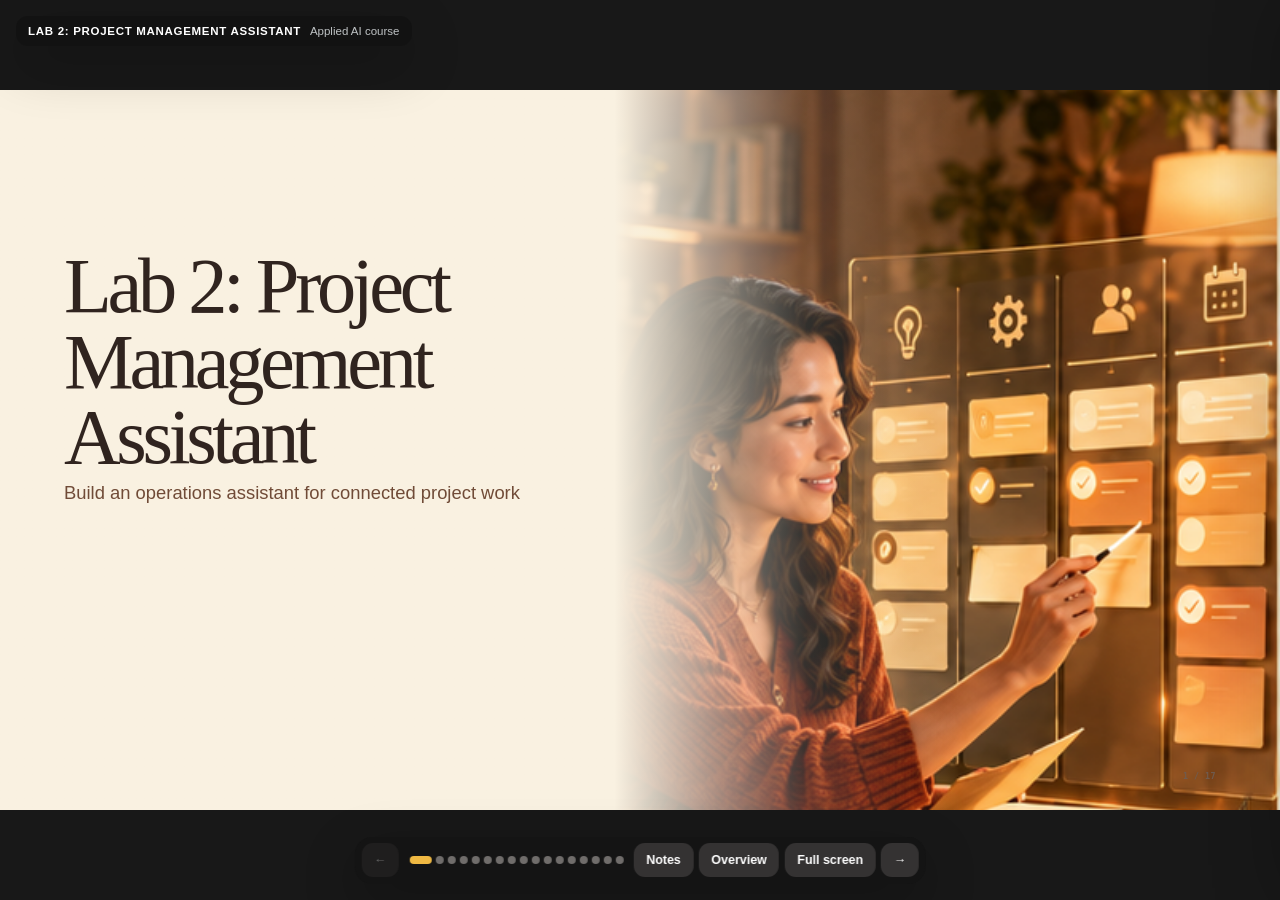
<file: index.html>
<!doctype html>
<html lang="en"><head><meta charset="utf-8"><meta name="viewport" content="width=device-width,initial-scale=1"><title>Lab 2: Project Management Assistant</title><link rel="stylesheet" href="shared/styles.css?v=lab2-merged-9"><link rel="stylesheet" href="shared/final-lab.css?v=lab2-merged-9"><link rel="stylesheet" href="lab2.css?v=lab2-merged-9"></head>
<body class="lab2-native" data-deck="lab2"><main id="deck" aria-live="polite"></main><div class="topbar"><div><b id="deckTitle"></b><span>Applied AI course</span></div><div><b id="deckDuration"></b></div></div><nav class="controls" aria-label="Presentation controls"><button id="previous" aria-label="Previous slide">←</button><div id="progress"></div><button id="notesButton">Notes</button><button id="overviewButton">Overview</button><button id="fullscreenButton" title="Full screen · F">Full screen</button><button id="next" aria-label="Next slide">→</button></nav><aside id="notes" aria-hidden="true"><button id="closeNotes" aria-label="Close notes">×</button><h2 id="notesTitle"></h2><div id="notesBody"></div></aside><section id="overview"><header><div><p>LAB 2 OVERVIEW</p><h2>Slide sequence</h2></div><button id="closeOverview">Close</button></header><div id="overviewGrid"></div></section><div id="fullscreenNotice" role="status" hidden></div><script src="slides.js?v=lab2-merged-9"></script><script src="native-deck.js?v=lab2-merged-9"></script><script src="shared/app.js?v=lab2-merged-9"></script><script src="lab2.js?v=lab2-merged-9"></script></body></html>
</file>
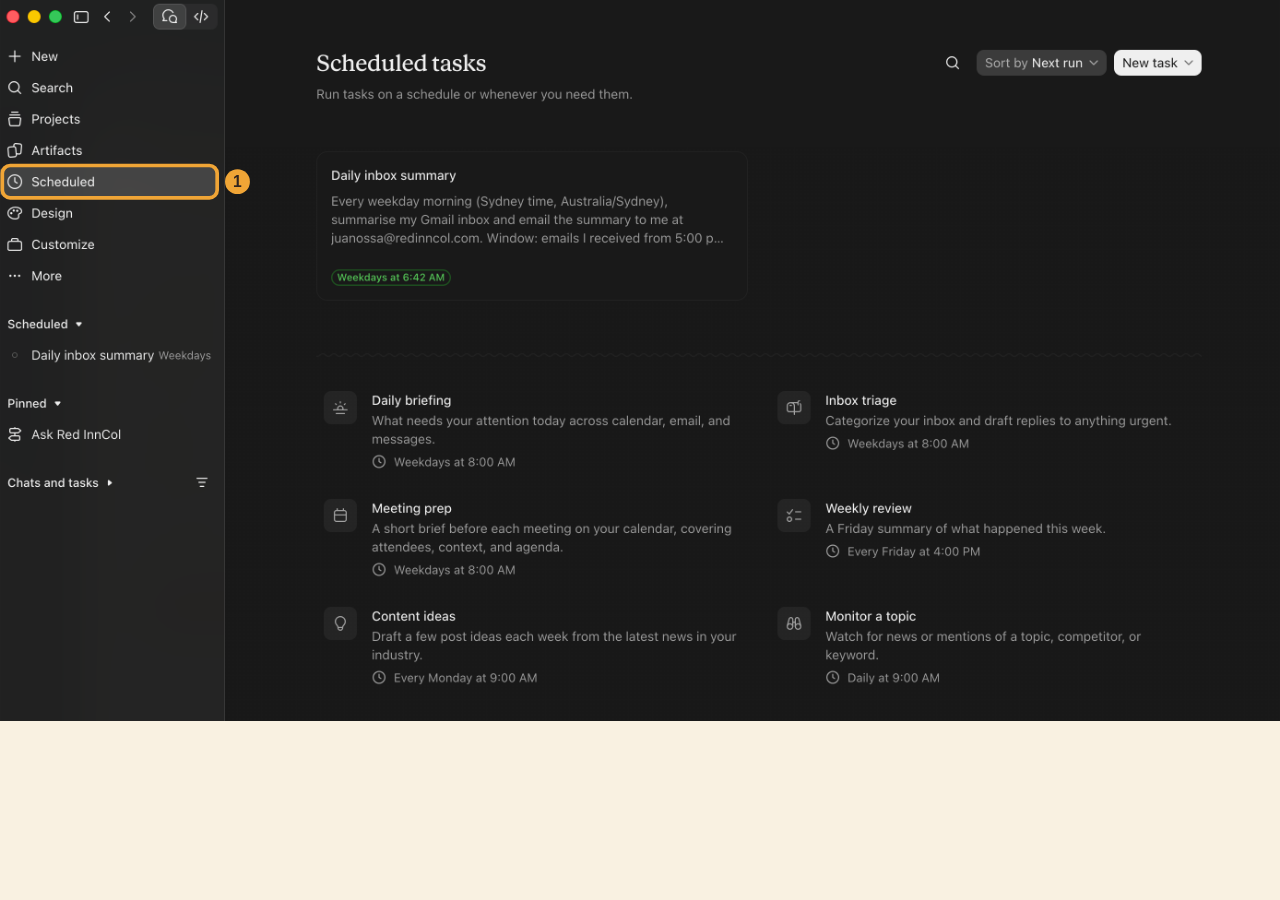
<file: assets/scheduled-tasks-view.html>
<!doctype html><html lang="en"><head><meta charset="utf-8"><title>Scheduled tasks location</title><style>body{margin:0;background:#F9F1E1}svg{display:block;width:100%;height:auto}</style></head><body><svg viewBox="0 0 2776 1564" role="img" aria-label="Claude desktop app with Scheduled highlighted in the left sidebar"><image href="scheduled-tasks-desktop.png" x="0" y="0" width="2776" height="1564"/><rect x="5" y="359" width="466" height="70" rx="17" fill="none" stroke="#F0A536" stroke-width="8"/><circle cx="515" cy="394" r="27" fill="#F0A536"/><text x="515" y="394" text-anchor="middle" dominant-baseline="central" fill="#30241F" font-family="Inter, Arial, sans-serif" font-size="34" font-weight="850">1</text></svg></body></html>
</file>
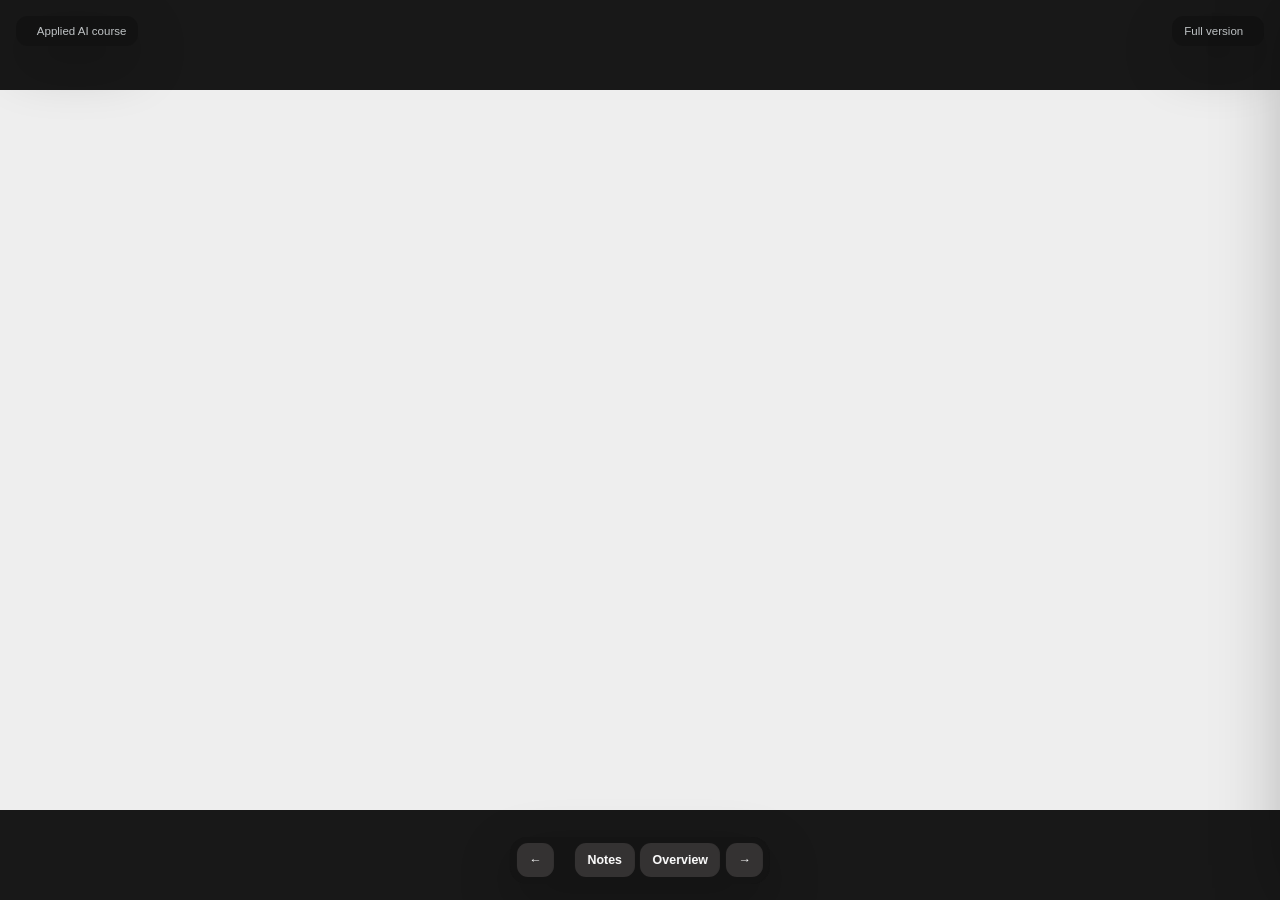
<file: shared/template.html>
<!doctype html><html lang="en"><head><meta charset="utf-8"><meta name="viewport" content="width=device-width,initial-scale=1"><link rel="stylesheet" href="../shared/styles.css"></head><body data-deck="DECK_KEY">
<main id="deck" aria-live="polite"></main>
<div class="topbar"><div><b id="deckTitle"></b><span>Applied AI course</span></div><div><span>Full version</span><b id="deckDuration"></b></div></div>
<nav class="controls" aria-label="Presentation controls"><button id="previous" aria-label="Previous slide">←</button><div id="progress"></div><button id="notesButton">Notes</button><button id="overviewButton">Overview</button><button id="next" aria-label="Next slide">→</button></nav>
<aside id="notes" aria-hidden="true"><button id="closeNotes" aria-label="Close notes">×</button><h2 id="notesTitle"></h2><div id="notesBody"></div></aside>
<section id="overview"><header><div><p>SECTION OVERVIEW</p><h2>Slide sequence</h2></div><button id="closeOverview">Close</button></header><div id="overviewGrid"></div></section>
<script src="../shared/decks.js"></script><script src="../shared/app.js"></script></body></html>
</file>
<file: shared/styles.css>
:root{--ink:#13232c;--paper:#f4f7f5;--muted:#53666f;--accent:#745de8;--accent2:#14b8c4;--warm:#f0a536;--alert:#ef5d66;--shadow:0 18px 55px rgba(0,0,0,.24)}
.sandbox-focus{left:10.8%!important;top:31%!important;width:12%!important;height:11%!important}
.github-signup-focus{left:92.4%!important;top:3%!important;width:5.8%!important;height:9%!important}
.drive-mark{left:57%!important}.microsoft-mark{left:66%!important}

/* Approved Claude Code refinements. */
.prompt-cowboy-flow a,.prompt-cowboy-flow button{display:inline-grid;place-items:center;padding:.65rem 1rem;border:2px solid #704b37;border-radius:999px;background:#fff8e9;color:#30241f;font-size:clamp(18px,1.3vw,22px);font-weight:850;text-decoration:none;cursor:pointer}.prompt-cowboy-flow a:hover,.prompt-cowboy-flow button:hover,.prompt-cowboy-flow button.active{background:#704b37;color:#fff}.guidance-prompt{margin-top:.3rem}.guidance-prompt .copy-card{padding:.8rem 1rem}.guidance-prompt .copy-card pre{max-height:11vh;font-size:clamp(14px,1vw,17px);line-height:1.3}.prompt-practice:has(.guidance-prompt:not([hidden]))>.copy-card pre{max-height:19vh}.prompt-practice:has(.guidance-prompt:not([hidden]))>.copy-card{padding:1rem}
.context-image-labels{position:absolute;z-index:3;left:2%;right:2%;top:1rem;display:grid;grid-template-columns:repeat(6,1fr);gap:.5rem}.context-image-labels span{padding:.5rem .35rem;border-radius:999px;background:rgba(48,36,31,.9);color:#fff;font-size:clamp(15px,1vw,18px);font-weight:850;text-align:center;backdrop-filter:blur(8px)}
.mcp-image{background:#f8efe0}.mcp-image figcaption{display:none}.mcp-service-labels{position:absolute;inset:.65rem 0 auto;z-index:3}.mcp-service-labels span{position:absolute;transform:translateX(-50%);padding:.3rem .7rem;border-radius:999px;background:rgba(48,36,31,.88);color:#fff;font-size:clamp(17px,1.1vw,21px);font-weight:800;line-height:1;box-shadow:0 5px 14px rgba(48,36,31,.16)}.mcp-service-labels span:nth-child(1){left:32.4%}.mcp-service-labels span:nth-child(2){left:50%}.mcp-service-labels span:nth-child(3){left:67.6%}
.skill-essentials article,.git-benefits article{background:#fff8e9!important;color:#30241f!important;border-color:#704b37!important}.skill-essentials article:nth-child(2),.git-benefits article:nth-child(2){background:#f2e3ce!important}.skill-essentials article:nth-child(3),.git-benefits article:nth-child(3){background:#e8d6bd!important}.github-link{display:block;color:inherit;text-decoration:none}.github-link:focus-visible{outline:5px solid #ad5736;outline-offset:5px;border-radius:28px}
.git-command-list{display:grid;grid-template-columns:1fr 1fr;gap:.75rem;min-height:49vh}.git-command-list>article{display:grid;grid-template-columns:10rem 1fr;gap:.8rem;align-items:center;padding:.8rem 1rem;border:3px solid #704b37;border-radius:20px;background:#fff8e9;box-shadow:6px 7px 0 rgba(112,75,55,.11)}.git-command-list>article>b{font-family:Inter,Arial,sans-serif;font-size:clamp(22px,1.55vw,27px);line-height:1}.command-options{display:grid;gap:.45rem}.command-line{display:grid;grid-template-columns:5.2rem 1fr auto;gap:.55rem;align-items:center;padding:.45rem .55rem;border-radius:12px;background:#30241f;color:#fff}.command-line.single{grid-template-columns:1fr auto}.command-line small{font-size:clamp(13px,.9vw,16px);font-weight:850;color:#e9d6bd}.command-line code,.command-line pre{margin:0;overflow:hidden;white-space:pre-wrap;color:#fff;font:750 clamp(13px,.9vw,16px)/1.25 Menlo,Consolas,monospace}.command-line button{padding:.45rem .7rem;border:0;border-radius:999px;background:#e6c596;color:#30241f;font-size:clamp(13px,.88vw,15px);font-weight:850;cursor:pointer}
*{box-sizing:border-box}
html,body{margin:0;width:100%;height:100%;overflow:hidden;background:#181818;color:var(--ink);font-family:Inter,Arial,Helvetica,sans-serif}
button{font:inherit}.topbar{position:fixed;left:1rem;right:1rem;top:1rem;z-index:80;display:flex;justify-content:space-between;pointer-events:none}.topbar div{display:flex;gap:.55rem;align-items:center;padding:.55rem .75rem;border-radius:12px;background:rgba(19,19,19,.84);color:#fff;box-shadow:var(--shadow);backdrop-filter:blur(12px);font-size:.72rem}.topbar b{letter-spacing:.06em;text-transform:uppercase}.topbar span{color:#bfc3c5}
#deck{position:fixed;left:50%;top:50%;width:min(100vw,calc(100vh * 1.777777));height:min(100vh,56.25vw);transform:translate(-50%,-50%);overflow:hidden;background:#eee}.slide-theme{display:contents}
.slide{position:absolute;inset:0;display:none;overflow:hidden;isolation:isolate}.slide.active{display:block}.slide h1,.slide p{margin:0}.slide-image{position:absolute;inset:0;z-index:-5;width:100%;height:100%;object-fit:cover}.image-wash,.grid-bg,.paper-texture{position:absolute;inset:0;z-index:-4}.slide-header{position:absolute;left:4.5vw;right:4.5vw;top:4vh;display:flex;justify-content:space-between;font-family:Menlo,Consolas,monospace;font-size:clamp(10px,.78vw,14px);letter-spacing:.12em}.slide-copy{position:absolute;left:5vw;top:13vh;width:43vw}.eyebrow{font-family:Menlo,Consolas,monospace;font-size:clamp(10px,.78vw,14px);font-weight:800;letter-spacing:.13em}.slide-copy h1{margin:.65rem 0 1rem;font-size:clamp(40px,4.7vw,76px);font-weight:650;letter-spacing:-.055em;line-height:.94}.subtitle{max-width:38ch;font-size:clamp(16px,1.3vw,23px);line-height:1.35}.visual-stage{position:absolute;right:5vw;top:20vh;width:42vw;min-height:48vh}.visual-list{display:grid;gap:.72rem;margin:0;padding:0;list-style:none}.visual-list li{position:relative;padding:1rem 1.1rem;font-size:clamp(14px,1.18vw,21px);line-height:1.25}.activity{position:absolute;left:5vw;bottom:10vh;width:42vw;padding:.9rem 1rem;border-left:4px solid currentColor}.activity small{display:block;margin-bottom:.35rem;font-family:Menlo,Consolas,monospace;font-size:clamp(9px,.7vw,12px);font-weight:800;letter-spacing:.12em}.activity p{font-size:clamp(13px,1.08vw,19px);line-height:1.35}footer{position:absolute;left:5vw;right:5vw;bottom:3.2vh;display:flex;justify-content:space-between;font-family:Menlo,Consolas,monospace;font-size:clamp(8px,.65vw,11px);letter-spacing:.06em}

/* Technical learning studio */
.theme-studio .slide{background:var(--paper);color:var(--ink)}.theme-studio .grid-bg{background-image:linear-gradient(rgba(19,35,44,.055) 1px,transparent 1px),linear-gradient(90deg,rgba(19,35,44,.055) 1px,transparent 1px);background-size:32px 32px}.theme-studio .slide-header{color:#51636c}.theme-studio .eyebrow{color:var(--accent)}.theme-studio .visual-list{grid-template-columns:repeat(2,1fr)}.theme-studio .visual-list li{min-height:10vh;border-top:5px solid var(--accent2);background:rgba(255,255,255,.88);box-shadow:10px 10px 0 rgba(20,184,196,.1)}.theme-studio .visual-list li:nth-child(2n){border-color:var(--accent)}.theme-studio .visual-list li:nth-child(3n){border-color:var(--warm)}.theme-studio .activity{color:#34505b;border-color:var(--alert)}.theme-studio footer{color:#65777e}
.theme-studio .layout-hero .slide-copy{width:50vw;top:16vh}.theme-studio .layout-hero .slide-copy h1{font-size:clamp(54px,6.2vw,98px)}.theme-studio .layout-hero .visual-stage{top:51vh;left:5vw;right:5vw;width:auto;min-height:0}.theme-studio .layout-hero .visual-list{grid-template-columns:repeat(4,1fr)}.theme-studio .layout-hero .activity{left:auto;right:5vw;top:17vh;bottom:auto;width:28vw}.theme-studio .layout-journey .visual-list{grid-template-columns:repeat(5,1fr);gap:.8vw}.theme-studio .layout-journey .visual-list li{display:grid;place-items:center;min-height:20vh;text-align:center}.theme-studio .layout-system .visual-list,.theme-studio .layout-layers .visual-list{grid-template-columns:repeat(3,1fr)}.theme-studio .layout-poll .visual-list,.theme-studio .layout-decision .visual-list{grid-template-columns:repeat(2,1fr)}.theme-studio .layout-classification .visual-list{grid-template-columns:repeat(5,1fr)}.theme-studio .layout-classification .visual-list li{padding:.85rem;min-height:22vh}.theme-studio .layout-secrets .visual-list{grid-template-columns:repeat(5,1fr)}

/* Cinematic illustrated world */
.theme-cinematic .slide{background:linear-gradient(135deg,#f5ead7,#c8a983);color:#30241f}.theme-cinematic .image-wash{background:linear-gradient(90deg,rgba(249,241,225,.98) 0%,rgba(249,241,225,.9) 34%,rgba(249,241,225,.2) 63%,transparent 82%)}.theme-cinematic .slide-header{color:#735e50}.theme-cinematic .eyebrow{color:#a45232}.theme-cinematic .slide-copy h1{font-family:Georgia,"Times New Roman",serif;font-weight:500}.theme-cinematic .subtitle{color:#704b37}.theme-cinematic .visual-stage{padding:1.2rem;background:rgba(37,27,21,.78);color:#fff;border:1px solid rgba(255,255,255,.22);border-radius:22px;box-shadow:var(--shadow);backdrop-filter:blur(10px)}.theme-cinematic .visual-list li{padding:.85rem 1rem;border-bottom:1px solid rgba(255,255,255,.18)}.theme-cinematic .activity{border-color:#a45232;color:#544338;background:rgba(255,255,255,.34)}.theme-cinematic footer{color:#705c4f}.theme-cinematic .layout-hero .slide-copy{top:20vh;width:46vw}.theme-cinematic .layout-hero .slide-copy h1{font-size:clamp(52px,6vw,94px)}.theme-cinematic .layout-hero .visual-stage{display:none}.theme-cinematic .layout-hero .activity{bottom:12vh}.theme-cinematic .layout-training{color:#fff}.theme-cinematic .layout-training .image-wash{background:linear-gradient(90deg,rgba(32,22,17,.96),rgba(32,22,17,.78) 48%,rgba(32,22,17,.08) 82%)}.theme-cinematic .layout-training .slide-copy{width:44vw}.theme-cinematic .layout-training .eyebrow{color:#ffc359}.theme-cinematic .layout-training .subtitle{color:#ddd1c7}.theme-cinematic .layout-training .visual-stage{top:38vh;left:5vw;right:auto;width:48vw;min-height:0}.theme-cinematic .layout-training .activity{left:auto;right:4vw;bottom:9vh;width:30vw;color:#fff;background:rgba(35,25,20,.72);border-color:#ffc359}.theme-cinematic .layout-training footer{color:#eee}.theme-cinematic .layout-folder .visual-stage,.theme-cinematic .layout-document .visual-stage{background:rgba(255,255,255,.83);color:#33261f}.theme-cinematic .layout-folder .visual-list li,.theme-cinematic .layout-document .visual-list li{border-color:rgba(51,38,31,.18)}

/* Lab 1 cinematic opening and reusable agent navigation. */
.theme-cinematic .layout-lab-hero .slide-copy{left:5vw;top:22vh;width:35vw}.theme-cinematic .layout-lab-hero .slide-copy h1{margin-bottom:1.1rem;font-size:clamp(66px,6.125vw,98px);line-height:.92}.theme-cinematic .layout-lab-hero .subtitle{max-width:18ch;font-size:clamp(22px,1.7vw,28px);line-height:1.25}.theme-cinematic .layout-lab-hero .visual-stage{display:none}.theme-cinematic .layout-lab-hero .image-wash{background:linear-gradient(90deg,rgba(249,241,225,.99) 0%,rgba(249,241,225,.96) 31%,rgba(249,241,225,.42) 48%,rgba(249,241,225,.05) 66%,transparent 80%)}
.theme-cinematic .layout-agent-navigation .slide-copy{left:5vw;top:18vh;width:31vw}.theme-cinematic .layout-agent-navigation .slide-copy h1{margin-bottom:1rem;font-size:clamp(58px,5.35vw,86px);line-height:.93}.theme-cinematic .layout-agent-navigation .subtitle{max-width:25ch;font-size:clamp(21px,1.55vw,26px);line-height:1.3}.theme-cinematic .layout-agent-navigation .image-wash{background:linear-gradient(90deg,rgba(249,241,225,.99) 0%,rgba(249,241,225,.95) 29%,rgba(249,241,225,.5) 40%,rgba(249,241,225,.05) 55%,transparent 69%)}.theme-cinematic .layout-agent-navigation .visual-stage{inset:0;width:100%;height:100%;min-height:0;padding:0;background:transparent;border:0;border-radius:0;box-shadow:none;backdrop-filter:none;pointer-events:none}.agent-navigation-map{position:absolute;inset:0}.agent-system-caption,.agent-nav-label{position:absolute;z-index:3;display:grid;place-items:center;transform:translate(-50%,-50%);border:2px solid #704b37;border-radius:999px;background:rgba(255,248,233,.94);color:#30241f;box-shadow:0 8px 22px rgba(48,36,31,.18);font-family:Inter,Arial,Helvetica,sans-serif;font-weight:850;line-height:1;text-align:center;backdrop-filter:blur(9px)}.agent-system-caption{left:65%;top:29%;padding:.5rem 1.2rem;background:#30241f;color:#fff;border-color:#30241f;font-size:clamp(16px,1.15vw,20px)}.agent-nav-label{min-width:8.5rem;padding:.65rem 1rem;font-size:clamp(17px,1.25vw,22px)}.agent-nav-label.component-context{left:45%;top:16%}.agent-nav-label.component-tools{left:84%;top:15%}.agent-nav-label.component-model{left:65%;top:50%}.agent-nav-label.component-human{left:42%;top:79%;min-width:12.5rem}.agent-nav-label.component-permissions{left:85%;top:78%;min-width:10rem}.agent-nav-label.state-current{background:#f0a536;border-color:#30241f;color:#30241f;box-shadow:0 0 0 7px rgba(240,165,54,.22),0 10px 24px rgba(48,36,31,.24)}.agent-nav-label.state-upcoming{opacity:.44;filter:grayscale(1)}.agent-component-shade{position:absolute;z-index:2;display:none;border:5px solid transparent;border-radius:38%;transform:translate(-50%,-50%)}.agent-component-shade.component-context{left:45%;top:22%;width:24%;height:31%}.agent-component-shade.component-tools{left:85%;top:22%;width:23%;height:32%}.agent-component-shade.component-model{left:65%;top:49%;width:20%;height:36%;border-radius:50%}.agent-component-shade.component-human{left:42%;top:77%;width:28%;height:35%}.agent-component-shade.component-permissions{left:86%;top:75%;width:22%;height:34%}.agent-component-shade.state-upcoming{display:block;background:rgba(48,36,31,.42);backdrop-filter:grayscale(1) brightness(.62)}.agent-component-shade.state-current{display:block;border-color:#f0a536;background:rgba(240,165,54,.06);box-shadow:0 0 0 10px rgba(240,165,54,.12),0 0 30px rgba(240,165,54,.34)}

/* Tactile storybook workshop */
.theme-storybook .slide{background:#e9ddc8;color:#2d2823}.theme-storybook .paper-texture{background:radial-gradient(circle at 10% 20%,rgba(255,255,255,.7),transparent 32%),linear-gradient(145deg,rgba(255,255,255,.2),rgba(126,74,43,.08));mix-blend-mode:screen}.theme-storybook .image-wash{background:linear-gradient(90deg,rgba(244,232,211,.98),rgba(244,232,211,.87) 36%,rgba(244,232,211,.13) 66%,transparent 82%)}.theme-storybook .slide-header{color:#655a4f}.theme-storybook .eyebrow{color:#ad5736}.theme-storybook .slide-copy h1{font-family:Georgia,"Times New Roman",serif;font-weight:500}.theme-storybook .subtitle{color:#5d5147}.theme-storybook .visual-stage{padding:1.35rem 1.5rem;border:3px solid #164a41;border-radius:8px;background:#fff9eb;box-shadow:14px 14px 0 #c96b42;transform:rotate(.4deg)}.theme-storybook .visual-list li{padding:.8rem 1rem;border-bottom:1px solid #d8c8ad}.theme-storybook .visual-list li::before{content:counter(list-item,decimal-leading-zero);margin-right:.8rem;color:#c96b42;font-family:Menlo,Consolas,monospace;font-weight:800}.theme-storybook .activity{border-color:#c96b42;background:rgba(255,249,235,.7);color:#51463d}.theme-storybook footer{color:#6d6257}.theme-storybook .layout-hero .slide-copy{top:19vh;width:47vw}.theme-storybook .layout-hero .slide-copy h1{font-size:clamp(50px,5.8vw,92px)}.theme-storybook .layout-hero .visual-stage{display:none}.theme-storybook .layout-hero .activity{bottom:12vh}.theme-storybook .layout-activity .visual-list,.theme-storybook .layout-criteria .visual-list,.theme-storybook .layout-evidence .visual-list{display:grid;grid-template-columns:repeat(2,1fr)}.theme-storybook .layout-experiment .visual-stage{transform:rotate(-.5deg);box-shadow:14px 14px 0 #ddb34b}

/* Special visuals */
.training-console{padding:.2rem .2rem .1rem}.training-question small{color:#ffc359;font-family:Menlo,Consolas,monospace;font-size:.72rem;letter-spacing:.12em}.training-question p{margin:.7rem 0 1.1rem;font-size:clamp(19px,1.65vw,29px)}.candidate{color:#ffc359;font-family:Menlo,Consolas,monospace}.loss-row,.iteration-row{display:flex;justify-content:space-between;gap:1rem;font-family:Menlo,Consolas,monospace;font-size:clamp(10px,.78vw,13px)}.loss-track{height:10px;margin:.8rem 0;border-radius:99px;background:rgba(255,255,255,.16);overflow:hidden}.loss-fill{display:block;width:96%;height:100%;border-radius:inherit;background:linear-gradient(90deg,#ef7452,#ffc359);transition:width .35s}.challenge{margin-top:.8rem!important;color:#ffc359;font-weight:700}.training-actions{display:flex;gap:.6rem;margin-top:1rem}.training-actions button{border:1px solid #fff;border-radius:999px;padding:.62rem .85rem;background:transparent;color:#fff;cursor:pointer}.training-actions .primary{border-color:#ffc359;background:#ffc359;color:#30241f;font-weight:800}.token-demo{padding:1rem}.source-sentence{font-family:Georgia,serif;font-size:clamp(24px,2.2vw,38px)}.token-row{display:flex;flex-wrap:wrap;gap:.55rem;margin:1.4rem 0}.token-row span{padding:.75rem .9rem;border-radius:8px;background:hsl(calc(22 + var(--i)*18),70%,55%);font-family:Menlo,Consolas,monospace;font-size:clamp(14px,1.1vw,19px)}.token-code{color:#d9cfc8;font-family:Menlo,Consolas,monospace}.probability-demo>p{margin-bottom:1.4rem!important;font-family:Georgia,serif;font-size:clamp(20px,1.7vw,29px)}.probability-demo>div{display:grid;grid-template-columns:1fr 2fr auto;gap:.7rem;align-items:center;margin:.8rem 0}.probability-demo i{height:13px;border-radius:99px;background:#e1d2c4;overflow:hidden}.probability-demo i::after{content:"";display:block;width:var(--w);height:100%;background:hsl(calc(22 + var(--i)*22),72%,57%)}.probability-demo b{font-family:Menlo,Consolas,monospace}

/* AI theory slides 8 and 9: centre-left teaching controls over cinematic imagery. */
.theme-cinematic .layout-tokens,.theme-cinematic .layout-training{color:#fff}.theme-cinematic .layout-tokens .image-wash,.theme-cinematic .layout-training .image-wash{background:linear-gradient(90deg,rgba(31,21,16,.97) 0%,rgba(31,21,16,.91) 47%,rgba(31,21,16,.28) 69%,transparent 86%)}.theme-cinematic .layout-tokens .slide-copy,.theme-cinematic .layout-training .slide-copy{left:5vw;top:9vh;width:52vw}.theme-cinematic .layout-tokens .slide-copy h1,.theme-cinematic .layout-training .slide-copy h1{margin-bottom:.6rem;font-size:clamp(48px,4vw,64px);line-height:.98}.theme-cinematic .layout-tokens .subtitle,.theme-cinematic .layout-training .subtitle{max-width:50vw;color:#eee2d8;font-size:clamp(18px,1.44vw,23px)}.theme-cinematic .layout-tokens .visual-stage,.theme-cinematic .layout-training .visual-stage{left:5vw;right:auto;top:29vh;width:50vw;min-height:0;padding:0;background:transparent;border:0;border-radius:0;box-shadow:none;backdrop-filter:none}
.token-demo,.training-console{padding:1.2vw 1.35vw;border:1px solid rgba(255,255,255,.26);border-radius:22px;background:rgba(27,20,16,.88);box-shadow:0 18px 55px rgba(0,0,0,.27);backdrop-filter:blur(11px)}.token-definition{color:#ffc359;font-size:clamp(16px,1.15vw,19px);font-weight:750}.source-sentence{margin:.42rem 0 .8rem!important;font-size:clamp(23px,1.85vw,30px)}.token-stage{margin-top:.65rem}.token-stage small,.token-generation>small,.training-question small,.training-answers small{display:block;margin-bottom:.4rem;color:#ffc359;font-size:clamp(12px,.9vw,15px);font-weight:800;letter-spacing:.04em}.token-pieces,.token-ids{display:flex;flex-wrap:wrap;gap:.38rem}.token-pieces span,.token-ids span{display:grid;place-items:center;min-width:3.25rem;height:2.25rem;padding:0 .6rem;border-radius:8px;font-size:clamp(14px,1vw,17px);font-weight:750}.token-pieces span{background:#fff3dd;color:#35251e}.token-ids span{background:#345f60;color:#fff;font-family:Menlo,Consolas,monospace}.token-generation{margin-top:.75rem;padding-top:.7rem;border-top:1px solid rgba(255,255,255,.2)}.generated-tokens{display:flex;align-items:center;flex-wrap:wrap;gap:.35rem;min-height:2.8rem}.generated-tokens em{color:#cabbb0;font-size:clamp(15px,1vw,17px)}.generated-token{display:grid;place-items:center;min-width:2.8rem;height:2.35rem;padding:0 .55rem;border-radius:8px;background:#fff3dd;color:#35251e;font-size:clamp(17px,1.25vw,21px);font-style:normal;font-weight:800;transition:transform .25s,background .25s}.generated-token.revealing{background:#ffc359;font-family:Menlo,Consolas,monospace;transform:scale(1.05)}.token-actions,.training-actions{display:flex;gap:.7rem;margin-top:.7rem}.token-actions button,.training-actions button{border:1px solid #fff;border-radius:999px;padding:.65rem 1rem;background:transparent;color:#fff;font-size:clamp(14px,1vw,17px);font-weight:750;cursor:pointer}.token-actions .primary,.training-actions .primary{border-color:#ffc359;background:#ffc359;color:#30241f}.token-actions button:disabled,.training-actions button:disabled{cursor:default;opacity:.52}
.theme-cinematic .layout-training .visual-stage{top:31vh}
.theme-cinematic .layout-tokens .visual-stage{width:42vw}.layout-tokens .token-demo{padding:1.45vw 1.55vw}.layout-tokens .source-sentence{margin:0 0 1rem!important;font-size:clamp(27px,2.05vw,34px)}.layout-tokens .token-stage{margin-top:.8rem}.layout-tokens .token-pieces,.layout-tokens .token-ids{gap:.48rem}.layout-tokens .token-pieces span,.layout-tokens .token-ids span{display:flex;align-items:center;justify-content:center;min-width:3.35rem;height:2.65rem;padding:.1rem .7rem;font-size:clamp(16px,1.18vw,20px);line-height:1}.layout-tokens .token-generation{margin-top:1rem;padding-top:1rem}.layout-tokens .generated-tokens{align-items:center;min-height:3rem}.layout-tokens .generated-token{display:flex;align-items:center;justify-content:center;height:2.65rem;font-size:clamp(19px,1.38vw,23px);line-height:1}.layout-tokens .token-actions{margin-top:.9rem}.layout-tokens .token-actions button{font-size:clamp(15px,1.08vw,18px)}
.parameter-visual small{display:block;margin-bottom:.45rem;color:#ffc359;font-size:clamp(12px,.9vw,15px);font-weight:800;text-align:center}.parameter-pulse{grid-template-columns:repeat(6,1fr)}
.training-question p{margin:.2rem 0 .7rem!important;font-size:clamp(22px,1.55vw,26px)}.training-answers{display:grid;grid-template-columns:1fr 1fr;gap:.75rem}.training-answers>div{min-height:5.6rem;padding:.75rem 1rem;border:1px solid rgba(255,255,255,.23);border-radius:14px;background:rgba(255,255,255,.07)}.training-answers b{display:block;font-family:Georgia,serif;font-size:clamp(22px,1.6vw,27px)}.training-answers .candidate{color:#ffc359;font-family:Menlo,Consolas,monospace}.training-progress{display:grid;grid-template-columns:1fr 8.4rem;gap:1rem;align-items:center;margin-top:.85rem}.loss-row{font-size:clamp(15px,1.05vw,18px)}.loss-track{height:14px;margin:.75rem 0 0}.parameter-pulse{display:grid;grid-template-columns:repeat(6,1fr);gap:.28rem}.parameter-pulse i{aspect-ratio:1;border-radius:3px;background:linear-gradient(135deg,#ffc359,#54cfca);transition:opacity .35s,transform .35s}.challenge{min-height:1.8rem;margin:.75rem 0 0!important;color:#ffc359;font-family:Georgia,serif;font-size:clamp(20px,1.5vw,25px);font-weight:700}.challenge[hidden]{display:none}.training-actions{margin-top:.75rem}

/* Relationship diagrams */
.visual-stage b,.visual-stage small{font-family:Menlo,Consolas,monospace}.visual-stage span{display:block}.stack-diagram{display:flex;align-items:center;justify-content:center;gap:.65rem;min-height:36vh}.stack-diagram div{flex:1;padding:1.2rem .8rem;border:2px solid currentColor;border-radius:14px;text-align:center}.stack-diagram span{margin-top:.55rem;font-size:.8em;opacity:.72}.stack-diagram i{font-size:.72em;font-style:normal;opacity:.65}.system-map{position:relative;min-height:39vh}.system-core{position:absolute;left:50%;top:50%;width:34%;padding:1.25rem;transform:translate(-50%,-50%);border-radius:50%;background:var(--accent);color:#fff;text-align:center}.system-core span{margin-top:.4rem;font-size:.8em}.orbit{position:absolute;padding:.65rem .8rem;border:2px solid var(--accent2);border-radius:999px;background:#fff;font:700 .75em Menlo,Consolas,monospace}.o1{left:5%;top:9%}.o2{right:4%;top:10%}.o3{right:1%;bottom:9%}.o4{left:3%;bottom:8%}.o5{left:39%;bottom:0}.four-checks{display:grid;grid-template-columns:repeat(2,1fr);gap:.8rem}.four-checks div{min-height:15vh;padding:1rem;border:2px solid currentColor;border-radius:18px;background:rgba(255,255,255,.75)}.four-checks b{display:block;margin-bottom:.7rem;color:var(--accent);font-size:1.25em}.four-checks.recap b{color:var(--alert)}.flow-diagram{display:flex;flex-wrap:wrap;align-items:center;justify-content:center;gap:.55rem;min-height:34vh}.flow-diagram div{padding:.95rem;border:2px solid currentColor;border-radius:12px;text-align:center}.flow-diagram i{font-size:.7em;font-style:normal;opacity:.75}.flow-diagram .loop{flex-basis:100%;text-align:center;color:#ffc359}.quadrant-diagram{display:grid;grid-template-columns:repeat(2,1fr);gap:.7rem}.quadrant-diagram div{min-height:15vh;padding:1rem;border:1px solid rgba(255,255,255,.38);border-radius:13px}.quadrant-diagram span{margin-top:.65rem;font-size:.78em;opacity:.78}.split-diagram{display:grid;grid-template-columns:1fr auto 1fr;gap:.8rem;align-items:center;min-height:35vh}.split-diagram>div:not(.versus){padding:1.2rem;border:2px solid currentColor;border-radius:16px}.split-diagram small{display:block;margin-bottom:.7rem;color:#ffc359}.split-diagram span{margin-top:.7rem;font-size:.78em;line-height:1.45}.versus{font-size:1.8em}.context-stack{display:flex;flex-direction:column-reverse;gap:.3rem}.context-stack div{padding:.65rem 1rem;border-radius:8px;background:rgba(255,255,255,.13);border-left:5px solid #ffc359}.context-stack small{margin-top:.5rem;line-height:1.35;color:#eadfd6}.choice-grid{display:grid;grid-template-columns:repeat(2,1fr);gap:.6rem}.choice-grid div{padding:.8rem;border:1px solid rgba(255,255,255,.32);border-radius:10px}.choice-grid span{margin-top:.35rem;font-size:.75em;opacity:.75}.choice-grid .human{grid-column:1/-1;border-color:#ffc359}.boundary-diagram{display:grid;grid-template-columns:1fr auto 1fr;gap:.75rem;align-items:center;min-height:34vh}.boundary-diagram>div{padding:1rem;border-radius:14px}.inside{border:2px solid #5fd2ad}.outside{border:2px dashed #ef7452}.boundary-diagram span{margin-top:.6rem;font-size:.76em}.gate{background:#ffc359;color:#30241f;font:800 .68em/1.4 Menlo,Consolas,monospace;text-align:center}.security-layers{display:flex;flex-direction:column;gap:.36rem}.security-layers div{padding:.65rem 1rem;border-left:8px solid var(--accent2);background:#fff;box-shadow:6px 6px 0 rgba(20,184,196,.08)}.security-layers div:nth-child(2n){border-color:var(--accent)}.secret-gate{display:grid;grid-template-columns:1fr 1fr;gap:.7rem;align-items:center}.agent-node,.hook-node{padding:1rem;border:2px solid var(--accent);border-radius:14px;text-align:center}.hook-node span{margin-top:.4rem;font-size:.75em}.path{padding:.75rem;border-radius:10px;background:#fff}.path b{float:right}.path.good{border-left:7px solid #2ca67a}.path.good b{color:#20815e}.path.bad{border-left:7px solid var(--alert)}.path.bad b{color:#c83d49}.secret-gate small{grid-column:1/-1;text-align:center;color:var(--muted)}

.system-map .orbit{font-size:.68em}.system-map .o1{left:4%;top:7%;right:auto;bottom:auto}.system-map .o2{right:1%;top:8%;left:auto;bottom:auto}.system-map .o3{right:1%;top:44%;left:auto;bottom:auto}.system-map .o4{right:5%;bottom:5%;left:auto;top:auto}.system-map .o5{left:3%;bottom:5%;right:auto;top:auto}.system-map .o6{left:1%;top:44%;right:auto;bottom:auto}

/* Orientation slide 2: before/after model-to-agent comparison. */
.theme-studio .layout-model-agent .slide-copy{left:5vw;top:9vh;width:90vw}.theme-studio .layout-model-agent .slide-copy h1{margin-bottom:.65rem;font-size:clamp(64px,6.125vw,98px);line-height:.94}.theme-studio .layout-model-agent .subtitle{max-width:none;font-size:clamp(18px,1.44vw,23px)}.theme-studio .layout-model-agent .visual-stage{left:5vw;right:5vw;top:32vh;width:90vw;min-height:55vh}.model-agent-stage{display:grid;grid-template-columns:20% 8% 1fr;gap:2.5%;align-items:center;min-height:55vh}.standalone-model{display:grid;place-items:center;width:14vw;max-width:230px;aspect-ratio:1;margin-inline:auto;border-radius:50%;background:#13232c;color:#fff;box-shadow:0 0 0 14px rgba(20,184,196,.14)}.standalone-model span{font-size:clamp(40px,3.1vw,50px);font-weight:780;letter-spacing:-.055em}.agent-arrow{font-style:normal;font-size:clamp(48px,4.5vw,72px);font-weight:450;color:#f0a536;text-align:center}.agent-environment{position:relative;height:55vh;border:4px solid #745de8;border-radius:34px;background:rgba(255,255,255,.82);box-shadow:14px 14px 0 rgba(116,93,232,.12)}.agent-name{position:absolute;left:5%;top:5%;z-index:3;font-size:clamp(32px,2.7vw,43px);letter-spacing:-.045em;color:#745de8}.agent-links{position:absolute;inset:0;z-index:0;width:100%;height:100%;overflow:hidden}.agent-links line{stroke:#a4b7ba;stroke-width:4;stroke-linecap:round}.agent-core{position:absolute;z-index:2;left:50%;top:51%;display:grid;place-items:center;width:11.2vw;max-width:180px;aspect-ratio:1;transform:translate(-50%,-50%);border-radius:50%;background:#13232c;color:#fff;font-size:clamp(38px,2.9vw,47px);font-weight:780;letter-spacing:-.055em;box-shadow:0 0 0 12px rgba(19,35,44,.08)}.agent-node{position:absolute;z-index:1;display:grid;place-items:center;min-width:0;padding:.7vw 1vw;border-radius:20px;background:#fff;color:#13232c;text-align:center;box-shadow:8px 9px 0 rgba(19,35,44,.09)}.agent-node b{font-size:clamp(25px,2.05vw,33px);letter-spacing:-.04em;line-height:.95;white-space:normal}.context-node{left:50%;top:10%;width:30%;height:16%;transform:translateX(-50%);border:3px solid #745de8;background:#f0ecff}.tools-node{right:4%;top:41%;width:17%;height:17%;border:3px solid #14b8c4;background:#e6fafc}.permissions-node{right:8%;bottom:7%;width:29%;height:17%;border:3px solid #f0a536;background:#fff5df}.human-node{left:8%;bottom:6%;width:27%;height:20%;border:3px solid #ef5d66;background:#fff0f1}

/* Orientation slides 3–6: approved no-image type 1.2 */
.theme-studio :is(.layout-agent-quartet,.layout-course-blocks,.layout-development-environment,.layout-practice-gallery) .slide-copy{left:5vw;top:9vh;width:90vw}.theme-studio :is(.layout-agent-quartet,.layout-course-blocks,.layout-development-environment,.layout-practice-gallery) .slide-copy h1{margin-bottom:.65rem;font-size:clamp(64px,6.125vw,98px);line-height:.94}.theme-studio :is(.layout-agent-quartet,.layout-course-blocks,.layout-development-environment,.layout-practice-gallery) .subtitle{max-width:none;font-size:clamp(18px,1.44vw,23px)}.theme-studio :is(.layout-agent-quartet,.layout-course-blocks,.layout-development-environment,.layout-practice-gallery) .visual-stage{left:5vw;right:5vw;top:32vh;width:90vw;min-height:55vh}
.agent-quartet{position:relative;height:53vh}.agent-quartet svg{position:absolute;inset:0;width:100%;height:100%}.agent-quartet line{stroke:#a4b7ba;stroke-width:4}.agent-card,.project-core{position:absolute;z-index:1;display:grid;place-items:center;border:3px solid #13232c;background:#fff;color:#13232c;box-shadow:10px 10px 0 rgba(19,35,44,.09);font-size:clamp(26px,2.15vw,35px);font-weight:760;letter-spacing:-.04em;text-align:center}.agent-card{width:27%;height:25%}.agent-card.research{left:3%;top:2%;border-color:#14b8c4}.agent-card.manager{right:3%;top:2%;border-color:#745de8}.agent-card.marketing{left:3%;bottom:2%;border-color:#f0a536}.agent-card.sales{right:3%;bottom:2%;border-color:#ef5d66}.project-core{left:50%;top:50%;width:25%;height:28%;transform:translate(-50%,-50%);border-radius:999px;background:#13232c;color:#fff;border-color:#13232c}
.course-blocks{display:flex;align-items:center;gap:.65vw;height:45vh}.course-blocks div{display:grid;flex:1 1 0;place-items:center;min-width:0;height:18vh;padding:1vw;border:3px solid #13232c;background:#fff;box-shadow:9px 9px 0 rgba(19,35,44,.09);font-size:clamp(32px,2.8125vw,45px);font-weight:760;line-height:.95;letter-spacing:-.04em;text-align:center}.course-blocks div:nth-of-type(1){border-color:#14b8c4}.course-blocks div:nth-of-type(2){border-color:#745de8}.course-blocks div:nth-of-type(3){border-color:#f0a536}.course-blocks div:nth-of-type(4){border-color:#ef5d66}.course-blocks div:nth-of-type(5){border-color:#14b8c4}.course-blocks i{flex:0 0 2vw;font-style:normal;font-size:clamp(28px,2.4vw,39px);color:#f0a536;text-align:center}
.development-map{position:relative;display:grid;grid-template-columns:1.65fr auto .8fr;gap:2.7vw;align-items:center;height:53vh;padding-bottom:11vh}.development-panel{height:35vh;padding:2vw;border:4px solid #745de8;border-radius:28px;background:#fff;box-shadow:12px 12px 0 rgba(116,93,232,.12)}.development-panel header{display:flex;align-items:center;gap:1.2vw}.development-panel header img{width:4.3vw;height:4.3vw}.development-panel header b{font-family:Inter,Arial,sans-serif;font-size:clamp(34px,3vw,48px);letter-spacing:-.05em}.development-steps{display:grid;grid-template-columns:repeat(3,1fr);gap:1vw;margin-top:4vh}.development-steps span{display:grid;place-items:center;height:11vh;border:2px solid #13232c;background:#f4f7f5;font-size:clamp(24px,1.9vw,31px);font-weight:760}.development-arrow{font-style:normal;font-size:clamp(50px,4.4vw,70px);color:#f0a536}.runtime-panel{display:grid;place-items:center;height:25vh;padding:1.4vw;border:4px solid #14b8c4;border-radius:28px;background:#fff;font-size:clamp(30px,2.4vw,39px);font-weight:780;letter-spacing:-.045em;text-align:center;box-shadow:12px 12px 0 rgba(20,184,196,.11)}.alternative-marks{position:absolute;left:0;right:0;bottom:0;display:flex;align-items:center;justify-content:center;gap:8vw;height:8vh}.alternative-marks img{width:4.2vw;height:4.2vw;object-fit:contain}
.practice-gallery{display:grid;grid-template-columns:repeat(3,1fr);gap:1.6vw;height:53vh}.practice-gallery img{width:100%;height:100%;object-fit:cover;border-radius:24px;box-shadow:10px 12px 0 rgba(19,35,44,.10)}

/* Orientation slide 1: four factors sized for the back of the room. */
.theme-studio .layout-hero.redesigned .slide-copy{left:4.5vw;top:16vh;width:35vw}.theme-studio .layout-hero.redesigned .slide-copy h1{font-size:clamp(54px,6.2vw,98px)}.theme-studio .layout-hero.redesigned .subtitle{max-width:29ch;font-size:clamp(19px,1.45vw,27px)}.theme-studio .layout-hero.redesigned .visual-stage{left:auto;right:4vw;top:20vh;width:46.75vw;min-height:41.3vh}.control-quarters{display:grid;grid-template-columns:repeat(2,minmax(0,1fr));grid-template-rows:repeat(2,1fr);gap:1.78vw;min-height:41.3vh}.control-quarter{position:relative;display:flex;align-items:center;overflow:hidden;padding:1.5vw 2vw;background:#fff;border:2px solid #13232c;box-shadow:11px 11px 0 rgba(19,35,44,.09)}.control-quarter::before{content:"";position:absolute;inset:0 auto 0 0;width:1.25vw;background:var(--accent2)}.control-quarter.context::before,.control-quarter.judgement::before{background:var(--accent)}.control-quarter.actions::before{background:var(--warm)}.control-quarter strong{position:relative;margin-left:1vw;font-family:Inter,Arial,Helvetica,sans-serif;font-size:45px;font-weight:760;letter-spacing:-.055em;line-height:.92;color:#13232c}

footer{justify-content:flex-end}.theme-cinematic .redesigned .slide-copy{top:17vh;width:36vw}.theme-cinematic .redesigned .slide-copy h1{font-size:clamp(42px,4.2vw,68px)}.theme-cinematic .redesigned .subtitle{max-width:30ch}.theme-cinematic .redesigned .visual-stage{right:4vw;top:14vh;width:55vw;min-height:72vh;padding:0;background:transparent;color:#30241f;border:0;border-radius:0;box-shadow:none;backdrop-filter:none;display:grid;align-items:center}.theme-cinematic .redesigned.layout-probability .visual-stage{padding:1.5rem 1.7rem;background:rgba(37,27,21,.84);color:#fff;border-radius:26px;box-shadow:var(--shadow)}

/* Expanded AI theory graphics */
.matrix-landscape{position:relative;display:grid;grid-template-columns:2.3fr .55fr 1fr;gap:1.1rem;align-items:center;min-height:55vh;padding:2.2rem;border-radius:36px;background:linear-gradient(145deg,#2d231e,#594436);color:#fff;box-shadow:var(--shadow)}.matrix-grid{display:grid;grid-template-columns:repeat(6,1fr);gap:.35rem;transform:perspective(700px) rotateY(8deg)}.matrix-grid i{aspect-ratio:1;border-radius:5px;background:hsl(calc(24 + var(--v)*.25),72%,calc(35% + var(--v)*.25%));box-shadow:inset 0 0 0 1px rgba(255,255,255,.18)}.vector-column{display:grid;gap:.35rem}.vector-column span{padding:.5rem .3rem;border-radius:5px;background:#f3b64d;color:#2d231e;font:700 .72em Menlo,monospace;text-align:center}.matrix-result{padding:1.2rem;border:2px solid #f3b64d;border-radius:50%;text-align:center}.matrix-result small{display:block;margin-top:.5rem;color:#d6c7bb;font-size:.76em}
.inference-pipeline{display:flex;align-items:center;justify-content:space-between;gap:.45rem;min-height:54vh}.inference-pipeline>div{display:grid;place-items:center;gap:.8rem;width:19%;aspect-ratio:1;border:2px solid #704b37;border-radius:50%;background:#fff8e9;box-shadow:0 14px 28px rgba(62,40,28,.14);text-align:center}.inference-pipeline .engine{background:#3a2c25;color:#fff;border-color:#f0a536}.inference-pipeline strong{font-size:2.1em}.inference-pipeline span{font-weight:750;font-size:.82em}.inference-pipeline>i{font-size:1.4em;font-style:normal;color:#ad5736}

/* AI theory slides 10 and 11: literal full-width diagrams. */
.theme-cinematic .redesigned.layout-parameters .slide-copy,.theme-cinematic .redesigned.layout-flow .slide-copy{left:5vw;top:8vh;width:90vw}.theme-cinematic .redesigned.layout-parameters .slide-copy h1,.theme-cinematic .redesigned.layout-flow .slide-copy h1{margin-bottom:.6rem;font-size:clamp(64px,6.125vw,98px);line-height:.96}.theme-cinematic .redesigned.layout-parameters .subtitle,.theme-cinematic .redesigned.layout-flow .subtitle{max-width:none;font-size:clamp(18px,1.44vw,23px)}.theme-cinematic .redesigned.layout-parameters .visual-stage,.theme-cinematic .redesigned.layout-flow .visual-stage{left:5vw;right:5vw;top:29vh;width:90vw;min-height:58vh;padding:0;background:transparent;border:0;border-radius:0;box-shadow:none;backdrop-filter:none}
.parameter-operation{display:grid;grid-template-columns:1.45fr auto 1fr auto 1fr;gap:1vw;align-items:center;min-height:54vh}.calibrated-matrix,.token-pair-table{align-self:stretch;padding:1rem;border:3px solid #704b37;border-radius:22px;background:#3a2c25;color:#fff;box-shadow:8px 10px 0 rgba(112,75,55,.12)}.calibrated-matrix>small,.token-pair-table>small{display:block;margin-bottom:.7rem;color:#ffc359;font-size:clamp(17px,1.25vw,21px);font-weight:850}.matrix-values{display:grid;grid-template-columns:repeat(6,1fr);gap:.42rem}.matrix-values span{display:grid;place-items:center;min-height:8.7vh;border-radius:7px;background:linear-gradient(145deg,#41524a,#65563c);color:#fff;font:750 clamp(13px,.95vw,16px) Menlo,Consolas,monospace;opacity:.66;box-shadow:inset 0 0 0 1px rgba(255,255,255,.1)}.matrix-values span.lit{background:linear-gradient(145deg,#f0a536,#75c9c2);color:#30241f;opacity:1;box-shadow:0 0 18px rgba(240,165,54,.32)}.operation-symbol{font-family:Georgia,serif;font-size:clamp(46px,3.7vw,60px);font-weight:500;color:#ad5736}.token-pair-table{display:grid;grid-template-rows:auto auto repeat(8,1fr);padding:.8rem;background:#fff8e9;color:#30241f}.token-pair-table>small{color:#ad5736}.token-pair-head,.token-pair-row{display:grid;grid-template-columns:1.15fr .85fr;align-items:center}.token-pair-head{border-bottom:2px solid #ad5736;color:#704b37;font-size:clamp(12px,.85vw,14px)}.token-pair-row{border-bottom:1px solid #d9c7ad;font-size:clamp(13px,.95vw,16px);font-weight:750}.token-pair-row:last-child{border-bottom:0}.token-pair-row code{text-align:right;color:#1d7365;font-family:Menlo,Consolas,monospace}.reply-vector{border-color:#1d7365}
.inference-journey{display:grid;grid-template-columns:1.2fr auto 1.15fr auto 1.25fr;gap:1.2vw;align-items:center;min-height:54vh}.inference-prompt,.fixed-parameters-card,.next-token-card{display:grid;align-content:center;min-height:38vh;padding:1.2vw;border:3px solid #704b37;border-radius:22px;background:#fff8e9;box-shadow:8px 10px 0 rgba(112,75,55,.11)}.inference-journey small{display:block;margin-bottom:.75rem;color:#ad5736;font-size:clamp(17px,1.25vw,21px);font-weight:850}.inference-prompt b{font-family:Georgia,serif;font-size:clamp(27px,2vw,34px);line-height:1.08}.prompt-token-numbers{display:flex;flex-wrap:wrap;gap:.35rem;margin-top:1.2rem}.prompt-token-numbers code{padding:.38rem .48rem;border-radius:6px;background:#3a2c25;color:#fff;font-size:clamp(12px,.88vw,15px)}.journey-arrow{font-style:normal;font-size:clamp(32px,2.8vw,46px);color:#ad5736}.fixed-parameters-card{background:#3a2c25}.fixed-parameters-card small{color:#ffc359}.matrix-values.compact{gap:.28rem}.matrix-values.compact span{min-height:5.8vh;font-size:clamp(10px,.7vw,12px)}.next-token-card{gap:.75rem}.next-token-card>div{display:grid;grid-template-columns:5.8rem 1fr 3.4rem;gap:.55rem;align-items:center}.next-token-card span{font-size:clamp(16px,1.12vw,19px);font-weight:800}.next-token-card>div>i{height:14px;border-radius:99px;background:#e0d2be;overflow:hidden}.next-token-card>div>i:after{content:"";display:block;width:max(var(--w),3px);height:100%;border-radius:inherit;background:linear-gradient(90deg,#ad5736,#f0a536)}.next-token-card b{font:800 clamp(14px,1vw,17px) Menlo,Consolas,monospace;text-align:right}
.proof-scale{display:grid;grid-template-columns:1fr .6fr 1fr;align-items:center;gap:1rem;min-height:54vh}.claim-card,.evidence-card{display:grid;align-content:center;gap:1rem;min-height:30vh;padding:1.5rem;border-radius:28px;text-align:center}.claim-card{background:#3e312a;color:#fff;transform:rotate(-2deg)}.evidence-card{background:#fff8e9;border:3px solid #1d7365;transform:rotate(2deg)}.claim-card strong,.evidence-card strong{font-family:Georgia,serif;font-size:1.45em}.proof-scale span{font-weight:800}.scale-arm{display:grid;grid-template-columns:1fr auto 1fr;align-items:center}.scale-arm i{height:3px;background:#ad5736}.scale-arm b{display:grid;place-items:center;width:3rem;height:3rem;border-radius:50%;background:#ad5736;color:#fff}
.source-compass{position:relative;min-height:61vh}.compass-core{position:absolute;left:50%;top:50%;display:grid;place-items:center;width:10rem;height:10rem;transform:translate(-50%,-50%);border-radius:50%;background:#3a2c25;color:#fff;font:800 1em/1.25 Menlo,monospace;text-align:center;box-shadow:0 0 0 16px rgba(240,165,54,.18)}.source-node{position:absolute;display:grid;grid-template-columns:auto 1fr;gap:.7rem;align-items:center;min-width:12rem;padding:1rem;border:2px solid #ad5736;border-radius:18px;background:#fff8e9}.source-node b{font-size:1.6em}.source-node span{font-weight:750}.source-node.north{left:50%;top:0;transform:translateX(-50%)}.source-node.east{right:0;top:50%;transform:translateY(-50%)}.source-node.south{left:50%;bottom:0;transform:translateX(-50%)}.source-node.west{left:0;top:50%;transform:translateY(-50%)}
.context-beams{display:grid;grid-template-columns:repeat(3,1fr);gap:1rem;min-height:55vh}.beam{position:relative;display:grid;grid-template-rows:auto 1fr auto;gap:1rem;padding:1.2rem;border-radius:24px;background:#3b2e27;color:#fff;overflow:hidden}.beam span{font-weight:800;text-align:center}.beam i{clip-path:polygon(40% 0,60% 0,100% 100%,0 100%);background:linear-gradient(#f4b84e33,#f4b84ecc)}.beam b{font-size:2.5em;text-align:center}.beam.missing i{opacity:.22}.beam.focused{background:#1d665b}.beam.focused i{clip-path:polygon(45% 0,55% 0,68% 100%,32% 100%);background:linear-gradient(#fff4,#fff)}.beam.cluttered i{background:repeating-linear-gradient(75deg,#f4b84e99 0 10px,#fff4 10px 20px)}

/* AI theory slides 12–15: approved full-width teaching diagrams. */
.theme-cinematic .redesigned:is(.layout-probability,.layout-compare,.layout-session-loop,.layout-context) .slide-copy{left:5vw;top:7vh;width:90vw}.theme-cinematic .redesigned:is(.layout-probability,.layout-compare,.layout-session-loop,.layout-context) .slide-copy h1{margin-bottom:.6rem;font-size:clamp(64px,6.125vw,98px);line-height:.96}.theme-cinematic .redesigned:is(.layout-probability,.layout-compare,.layout-session-loop,.layout-context) .subtitle{max-width:none;font-size:clamp(18px,1.44vw,23px)}.theme-cinematic .redesigned:is(.layout-probability,.layout-compare,.layout-session-loop,.layout-context) .visual-stage{left:5vw;right:5vw;top:29vh;width:90vw;min-height:58vh;padding:0;background:transparent;color:#30241f;border:0;border-radius:0;box-shadow:none;backdrop-filter:none}

.variation-stage{display:grid;grid-template-columns:.88fr 1.12fr;gap:2vw;align-items:stretch;min-height:53vh}.variation-prompt{padding:1.5rem;border:3px solid #704b37;border-radius:24px;background:#fff8e9;font-family:Georgia,serif;font-size:clamp(25px,2.1vw,34px);font-weight:700;box-shadow:8px 10px 0 rgba(112,75,55,.12)}.variation-distribution{padding:1.5rem 2rem;border-radius:24px;background:#3a2c25;color:#fff;box-shadow:var(--shadow)}.variation-distribution small{display:block;margin-bottom:1.1rem;color:#ffc359;font-size:clamp(18px,1.35vw,23px);font-weight:850}.variation-distribution>div{display:grid;grid-template-columns:8.5rem 1fr 3.4rem;gap:.8rem;align-items:center;margin:1rem 0}.variation-distribution span{font-size:clamp(21px,1.6vw,28px);font-weight:800}.variation-distribution i{height:20px;overflow:hidden;border-radius:99px;background:#ffffff24}.variation-distribution i:after{content:"";display:block;width:var(--w);height:100%;border-radius:inherit;background:linear-gradient(90deg,#f0a536,#75c9c2)}.variation-distribution b{font:800 clamp(18px,1.3vw,22px) Menlo,Consolas,monospace}

.false-claim{display:grid;grid-template-columns:1.4fr .72fr;grid-template-rows:auto 1fr auto;gap:1.1vw;min-height:55vh}.claim-question{grid-column:1/-1;padding:.9rem 1.2rem;border-radius:18px 18px 0 0;background:#3a2c25;color:#ffc359;font-size:clamp(21px,1.6vw,27px);font-weight:850}.false-claim blockquote{display:grid;align-content:center;margin:0;padding:2vw 2.4vw;border:3px solid #704b37;border-radius:0 0 24px 24px;background:#fff8e9;font-family:Georgia,serif;font-size:clamp(31px,2.55vw,43px);font-weight:600;line-height:1.13;box-shadow:10px 12px 0 rgba(112,75,55,.12)}.claim-verdict{display:grid;place-items:center;align-content:center;gap:1.4rem;border-radius:24px;background:#3a2c25;color:#fff}.claim-verdict span{font-size:clamp(26px,2vw,34px);font-weight:800}.claim-verdict button{padding:.85rem 1.2rem;border:0;border-radius:999px;background:#f0a536;color:#30241f;font-size:clamp(17px,1.2vw,21px);font-weight:850;cursor:pointer}.claim-verdict button:disabled{opacity:.65}.claim-reveal{grid-column:1/-1;display:flex;align-items:center;justify-content:center;gap:1.1rem;padding:.8rem;border:3px solid #1d7365;border-radius:18px;background:#d9f0e8}.claim-reveal[hidden]{display:none}.claim-reveal b{font-size:clamp(23px,1.7vw,29px);color:#ad5736}.claim-reveal span{font-size:clamp(20px,1.45vw,25px);font-weight:800}

.session-thread{display:grid;grid-template-rows:1fr auto;gap:1rem;min-height:55vh}.session-shell{position:relative;display:grid;grid-template-columns:1.65fr auto .72fr auto .72fr;gap:1.1vw;align-items:center;min-height:46vh;padding:3.2rem 2vw 4.8rem;border:4px solid #704b37;border-radius:30px;background:#fff8e9;box-shadow:12px 14px 0 rgba(112,75,55,.12)}.session-label{position:absolute;left:2vw;top:.8rem;color:#ad5736;font-size:clamp(22px,1.7vw,29px)}.context-bundle{padding:1.3rem;border-radius:22px;background:#3a2c25;color:#fff}.context-bundle small{display:block;margin-bottom:1rem;color:#ffc359;font-size:clamp(18px,1.3vw,22px);font-weight:850}.context-bundle>div{display:flex;flex-wrap:wrap;gap:.55rem}.context-bundle span{padding:.55rem .7rem;border:1px solid #ffffff55;border-radius:999px;font-size:clamp(15px,1vw,18px);font-weight:750}.model-call,.model-reply{display:grid;place-items:center;min-height:13vh;padding:.8rem;border:3px solid #704b37;border-radius:22px;background:#ead8bd;font-size:clamp(24px,1.9vw,33px);font-weight:850;text-align:center}.model-call{border-radius:50%;aspect-ratio:1;background:#3a2c25;color:#fff}.model-reply{border-color:#1d7365;background:#d9f0e8}.thread-arrow{font-style:normal;font-size:clamp(34px,2.8vw,48px);color:#ad5736}.session-return{position:absolute;left:31%;right:4%;bottom:.8rem;width:65%;height:4.2rem;overflow:visible}.session-return path{fill:none;stroke:#ad5736;stroke-width:4;stroke-linecap:round;stroke-dasharray:8 10}.return-label{position:absolute;left:54%;bottom:.8rem;padding:.2rem .6rem;background:#fff8e9;color:#704b37;font-size:clamp(15px,1vw,18px);font-weight:800}.parameter-note{justify-self:center;padding:.62rem 1rem;border-radius:999px;background:#3a2c25;color:#fff;font-size:clamp(18px,1.3vw,22px);font-weight:800}

.theme-cinematic .redesigned.layout-context-images .slide-copy{left:5vw;top:7vh;width:90vw}.theme-cinematic .redesigned.layout-context-images .slide-copy h1{margin-bottom:.4rem;font-size:clamp(44px,4.1vw,66px);line-height:1}.theme-cinematic .redesigned.layout-context-images .subtitle{max-width:none;font-size:clamp(17px,1.25vw,21px)}.theme-cinematic .redesigned.layout-context-images .visual-stage{left:5vw;right:5vw;top:24vh;width:90vw;min-height:65vh;padding:0;background:transparent;border:0;box-shadow:none}.context-suitcases{display:grid;grid-template-columns:repeat(3,1fr);gap:1.4vw}.context-suitcases figure{position:relative;margin:0;overflow:hidden;border:3px solid #704b37;border-radius:24px;background:#fff8e9;box-shadow:9px 11px 0 rgba(112,75,55,.13)}.context-suitcases img{display:block;width:100%;height:56vh;object-fit:cover}.context-suitcases figcaption{position:absolute;left:1rem;bottom:1rem;padding:.55rem .9rem;border-radius:999px;background:rgba(47,35,29,.88);color:#fff;font-size:clamp(20px,1.45vw,25px);font-weight:850;backdrop-filter:blur(8px)}

/* Explicit prompt and answer labels. */
.variation-prompt{display:grid;grid-template-columns:auto 1fr;align-items:center;gap:1.2rem;background:#3a2c25;color:#fff;font-family:Menlo,Consolas,monospace;text-align:left}.variation-prompt small{padding:.55rem .75rem;border-radius:9px;background:#f0a536;color:#30241f;font-size:clamp(16px,1.08vw,19px);font-weight:900}.variation-prompt span{font-family:Georgia,serif;font-size:clamp(25px,2.1vw,34px);font-weight:700;text-align:center}.claim-question{display:grid;grid-template-columns:auto 1fr;gap:1rem;align-items:center}.claim-question small{padding:.4rem .65rem;border-radius:8px;background:#f0a536;color:#30241f;font-size:clamp(15px,1vw,18px);font-weight:900}.claim-question span{color:#fff}.false-claim blockquote{grid-template-rows:auto 1fr;gap:.8rem}.false-claim blockquote small{color:#ad5736;font-family:Menlo,Consolas,monospace;font-size:clamp(16px,1.08vw,19px);font-weight:900}.false-claim blockquote span{align-self:center}

/* Expanded Claude Code graphics */
.environment-stage{display:grid;grid-template-columns:1fr auto 1fr;gap:1.1rem;align-items:center}.environment{display:grid;place-items:center;gap:.9rem;min-height:48vh;padding:2rem;border-radius:38px;text-align:center}.environment strong{font-size:5rem}.environment b{font:800 1.05em Menlo,monospace}.environment span{font-size:.85em}.environment.local{background:#fff8e9;border:3px solid #1d7365}.environment.cloud{background:#3b2e27;color:#fff;border:3px solid #f0a536}.environment-divider{font-weight:900;color:#ad5736}
.theme-cinematic .redesigned.layout-dual-view .slide-copy{left:5vw;top:7vh;width:90vw}.theme-cinematic .redesigned.layout-dual-view .slide-copy h1{margin-bottom:.5rem;font-size:clamp(64px,6.125vw,98px);line-height:.96}.theme-cinematic .redesigned.layout-dual-view .subtitle{max-width:none;font-size:clamp(18px,1.44vw,23px)}.theme-cinematic .redesigned.layout-dual-view .visual-stage{left:5vw;right:5vw;top:28vh;width:90vw;min-height:59vh;padding:0;background:transparent;color:#30241f;border:0;border-radius:0;box-shadow:none;backdrop-filter:none;display:block}.execution-switcher{display:grid;grid-template-rows:auto 1fr;gap:1.15rem;min-height:59vh}.execution-tabs{display:flex;justify-content:center;gap:.75rem}.execution-tabs button{min-width:12rem;padding:.72rem 1.3rem;border:2px solid #704b37;border-radius:999px;background:#fff8e9;color:#3a2c25;font-size:clamp(17px,1.18vw,21px);font-weight:850;cursor:pointer}.execution-tabs button.active{background:#3a2c25;color:#fff;border-color:#3a2c25}.execution-tabs button:focus-visible{outline:4px solid #f0a536;outline-offset:3px}.execution-view{min-height:50vh}.execution-view[hidden]{display:none}.execution-question{margin:0 0 1rem!important;text-align:center;font-family:Georgia,serif;font-size:clamp(25px,2vw,34px);font-weight:700}.execution-options{display:grid;grid-template-columns:1fr 1fr;gap:2vw}.execution-options article{display:grid;grid-template-columns:8.5rem 1fr;gap:1.5rem;align-items:center;min-height:35vh;padding:2rem 2.2rem;border:3px solid #704b37;border-radius:28px;box-shadow:11px 12px 0 rgba(112,75,55,.13)}.execution-options svg{width:8rem;height:6rem;fill:none;stroke:currentColor;stroke-width:6;stroke-linecap:round;stroke-linejoin:round}.execution-options b{display:block;font-size:clamp(31px,2.45vw,42px);letter-spacing:-.045em}.execution-options span{margin-top:.65rem;font-size:clamp(18px,1.3vw,23px);line-height:1.25}.execution-local{background:#fff8e9;color:#1d7365}.execution-cloud{background:#3a2c25;color:#fff;border-color:#f0a536!important}.execution-interface figure{position:relative;display:grid;place-items:center;margin:0;height:50vh;overflow:hidden;border:3px solid #704b37;border-radius:28px;background:#fff;box-shadow:11px 12px 0 rgba(112,75,55,.13)}.execution-interface img{display:block;width:100%;height:100%;object-fit:contain}.execution-interface figcaption{position:absolute;right:1rem;bottom:1rem;padding:.6rem .9rem;border-radius:999px;background:#3a2c25;color:#fff;font-size:clamp(16px,1.08vw,19px);font-weight:800}
.folder-landscape{position:relative;min-height:59vh}.folder-main{position:absolute;left:50%;top:42%;display:grid;place-items:center;width:17rem;height:12rem;transform:translate(-50%,-50%);border-radius:20px 20px 34px 34px;background:#e9a83f;color:#34261e;box-shadow:0 20px 38px rgba(77,50,31,.22)}.folder-main:before{content:"";position:absolute;left:0;top:-1.6rem;width:45%;height:2rem;border-radius:14px 14px 0 0;background:#e9a83f}.folder-main strong{font-size:3rem}.folder-main b{font-family:Menlo,monospace}.folder-main span{font-size:.78em}.folder-path{position:absolute;width:15rem;padding:1rem;border-radius:16px;background:#fff8e9;border:2px solid #74513d}.folder-path small{color:#ad5736}.folder-path b{display:block;margin-top:.5rem;font-size:.82em}.folder-path.mac{left:0;bottom:4%}.folder-path.win{right:0;bottom:4%}.sync-cloud{position:absolute;right:4%;top:3%;display:grid;place-items:center;font-size:3rem;color:#74513d}.sync-cloud span{font-size:.28em;font-weight:800}
.path-verifier{position:relative;display:grid;grid-template-columns:1fr auto auto;gap:1rem;align-items:center}.path-screen{min-height:40vh;padding:2rem;border-radius:24px;background:#302721;color:#fff;box-shadow:var(--shadow)}.path-screen small{color:#f0a536}.path-screen b{display:block;margin:1rem 0 2rem;font-size:1.15em}.file-chips{display:flex;flex-wrap:wrap;gap:.6rem}.file-chips span{padding:.65rem .8rem;border:1px solid #ffffff55;border-radius:999px}.magnifier{font-size:5rem;color:#ad5736}.match-seal{display:grid;place-items:center;width:10rem;height:10rem;border:4px solid #1d7365;border-radius:50%;color:#1d7365;font-size:3rem;transform:rotate(-8deg)}.match-seal span{font:800 .24em Menlo,monospace}
.model-stair{display:grid;grid-template-columns:repeat(3,1fr);gap:1rem;align-items:end;min-height:56vh}.model-stair .step{display:grid;place-items:center;gap:.8rem;padding:1.2rem;border-radius:24px 24px 8px 8px;text-align:center;box-shadow:0 16px 30px rgba(62,40,28,.18)}.model-stair strong{font-size:2.8rem}.model-stair b{font:800 .86em Menlo,monospace}.model-stair span{font-size:.75em}.step.fast{height:16rem;background:#fff8e9;border:2px solid #1d7365}.step.balanced{height:21rem;background:#e6a83e}.step.capable{height:26rem;background:#3a2c25;color:#fff}
.context-orbit{position:relative;min-height:62vh}.context-core{position:absolute;left:50%;top:50%;display:grid;place-items:center;width:10rem;height:10rem;transform:translate(-50%,-50%);border-radius:50%;background:#ad5736;color:#fff;font:800 1em/1.2 Menlo,monospace;text-align:center}.context-node{position:absolute;display:grid;grid-template-columns:auto 1fr;gap:.6rem;align-items:center;width:13rem;padding:.8rem 1rem;border-radius:16px;background:#fff8e9;border:2px solid #684838}.context-node b{font-size:1.45em}.context-node span{font-weight:750;font-size:.8em}.c1{left:0;top:3%}.c2{right:0;top:3%}.c3{right:-1%;bottom:10%}.c4{left:2%;bottom:5%}.c5{left:50%;bottom:0;transform:translateX(-50%)}
.instruction-blueprint{position:relative;display:grid;gap:.7rem;min-height:51vh;padding:3.2rem 2rem 1.5rem;border:3px solid #1d7365;border-radius:10px;background:repeating-linear-gradient(#fffaf0 0 35px,#d8d0bd 36px);box-shadow:14px 14px 0 #ad5736;transform:rotate(1deg)}.doc-tab{position:absolute;left:1.5rem;top:-1.4rem;padding:.8rem 1.3rem;border-radius:10px 10px 0 0;background:#1d7365;color:#fff;font:800 .8em Menlo,monospace}.blueprint-row{display:grid;grid-template-columns:3rem 1fr;align-items:center;padding:.75rem 1rem;background:#fffaf0cc}.blueprint-row b{font-size:1.6em;color:#ad5736}.blueprint-row span{font-weight:800}
.redesigned .context-stack{gap:.5rem;transform:perspective(800px) rotateX(8deg)}.redesigned .context-stack div{display:grid;grid-template-columns:2.5rem 1fr;align-items:center;padding:1rem 1.3rem;border-left:8px solid #f0a536;background:#3a2c25;color:#fff;box-shadow:0 12px 20px rgba(60,38,25,.16)}.redesigned .context-stack div:nth-child(2){margin-inline:1.5rem}.redesigned .context-stack div:nth-child(3){margin-inline:3rem}.redesigned .context-stack div:nth-child(4){margin-inline:4.5rem}.redesigned .context-stack div:nth-child(5){margin-inline:6rem}.redesigned .context-stack b{font-size:1.4em;color:#f0a536}
.skill-workbench{display:grid;grid-template-columns:1.1fr 1fr 1fr;gap:.9rem;align-items:stretch}.skill-case{grid-row:1/3;display:grid;place-items:center;min-height:49vh;border-radius:32px;background:#3a2c25;color:#fff;text-align:center}.skill-case strong{font-size:5rem}.skill-case b{font-family:Menlo,monospace}.bench-part{display:grid;place-items:center;gap:.5rem;min-height:23vh;padding:1rem;border:2px solid #ad5736;border-radius:22px;background:#fff8e9;text-align:center}.bench-part strong{font-size:2rem}.bench-part span{font-weight:800}

.help-compass{position:relative;min-height:62vh}.help-core{position:absolute;left:50%;top:50%;display:grid;place-items:center;width:8rem;height:8rem;transform:translate(-50%,-50%);border-radius:50%;background:#ad5736;color:#fff;font:900 1.1em Menlo,monospace}.help-option{position:absolute;display:grid;place-items:center;gap:.35rem;width:10.5rem;height:8.5rem;border:2px solid #654533;border-radius:24px;background:#fff8e9;text-align:center}.help-option b{font-size:2.2rem}.help-option span{font-weight:800;font-size:.82em}.h1{left:0;top:0}.h2{right:0;top:0}.h3{right:0;bottom:0}.h4{left:50%;bottom:0;transform:translateX(-50%)}.h5{left:0;bottom:0}
.trust-bridge{position:relative;display:grid;grid-template-columns:1fr 1.3fr 1fr;align-items:center;min-height:54vh}.project-island,.service-island{display:grid;place-items:center;gap:.7rem;height:16rem;border-radius:50%;text-align:center}.project-island{background:#fff8e9;border:3px solid #1d7365}.service-island{background:#3a2c25;color:#fff;border:3px solid #f0a536}.project-island strong,.service-island strong{font-size:4rem}.bridge{display:grid;grid-template-columns:repeat(4,1fr);gap:.25rem;padding:.8rem;background:#ad5736;color:#fff}.bridge span{padding:.7rem .25rem;border-right:1px solid #ffffff55;font-size:.7em;text-align:center}.bridge-gate{position:absolute;left:50%;top:27%;transform:translate(-50%,-50%);padding:.6rem 1rem;border-radius:999px;background:#f0a536;font:800 .66em Menlo,monospace}
.hook-machine{display:grid;grid-template-columns:1fr auto 1fr auto 1fr;gap:.8rem;align-items:center;min-height:50vh}.hook-machine>div{display:grid;place-items:center;gap:.7rem;min-height:15rem;border-radius:28px;background:#fff8e9;border:3px solid #654533;text-align:center}.hook-machine strong{font-size:3rem}.hook-machine span{font-weight:800}.hook-machine>i{font-size:2rem;font-style:normal;color:#ad5736}.hook-machine .hook-rule{background:#3a2c25;color:#fff;border-color:#f0a536}.hook-outcomes{display:grid!important;grid-template-rows:1fr 1fr;gap:.5rem;background:transparent!important;border:0!important}.hook-outcomes b{display:grid;place-items:center;width:100%;height:100%;border-radius:20px}.hook-outcomes .allow{background:#1d7365;color:#fff}.hook-outcomes .block{background:#ad5736;color:#fff}
.permission-lens{display:grid;grid-template-columns:1fr 1.5fr;gap:1rem}.request-card{display:grid;align-content:center;gap:1rem;min-height:42vh;padding:1.5rem;border-radius:28px;background:#3a2c25;color:#fff}.request-card strong{font:800 1em Menlo,monospace;color:#f0a536}.lens-grid{display:grid;grid-template-columns:repeat(2,1fr);gap:.7rem}.lens-grid div{display:grid;place-items:center;gap:.4rem;padding:1rem;border:2px solid #654533;border-radius:20px;background:#fff8e9;text-align:center}.lens-grid b{font-size:1.8rem}.lens-grid span{font-weight:800;font-size:.8em}.decision-bar{grid-column:1/-1;display:grid;grid-template-columns:repeat(3,1fr);overflow:hidden;border-radius:999px;color:#fff;font:800 .72em Menlo,monospace}.decision-bar span{padding:.8rem;text-align:center;background:#1d7365}.decision-bar span:nth-child(2){background:#e6a83e;color:#33251e}.decision-bar span:nth-child(3){background:#ad5736}
.history-tracks{display:grid;gap:1.1rem}.history-track{display:grid;grid-template-columns:11rem 1fr 12rem;gap:1rem;align-items:center;padding:1rem 1.2rem;border-radius:18px;background:#fff8e9;border:2px solid #654533}.history-track b{font:800 .75em Menlo,monospace}.history-track i{position:relative;height:5px;background:#654533}.history-track i:before,.history-track i:after{content:"";position:absolute;top:50%;width:1rem;height:1rem;transform:translateY(-50%);border-radius:50%;background:#ad5736}.history-track i:before{left:0}.history-track i:after{right:0}.history-track span{font-size:.78em}.history-track.remote{margin-inline:2rem}.history-track.sync{margin-inline:4rem}
.preflight-ring{position:relative;min-height:62vh}.preflight-core{position:absolute;left:50%;top:50%;display:grid;place-items:center;width:9rem;height:9rem;transform:translate(-50%,-50%);border-radius:50%;background:#1d7365;color:#fff;font:900 1em Menlo,monospace;box-shadow:0 0 0 16px #1d736522}.preflight-node{position:absolute;display:grid;place-items:center;gap:.3rem;width:9.5rem;height:7rem;padding:.6rem;border-radius:20px;background:#fff8e9;border:2px solid #654533;text-align:center}.preflight-node b{font-size:1.7rem}.preflight-node span{font-weight:800;font-size:.72em}.p1{left:0;top:0}.p2{left:50%;top:0;transform:translateX(-50%)}.p3{right:0;top:0}.p4{right:0;bottom:0}.p5{left:50%;bottom:0;transform:translateX(-50%)}.p6{left:0;bottom:0}

/* Claude Code approved slide system */
.theme-cinematic .redesigned:is(.layout-boxes-below,.layout-diagram-below) .slide-copy{left:5vw;top:7vh;width:90vw}.theme-cinematic .redesigned:is(.layout-boxes-below,.layout-diagram-below) .slide-copy h1{margin-bottom:.5rem;font-size:clamp(64px,6.125vw,98px);line-height:.96}.theme-cinematic .redesigned:is(.layout-boxes-below,.layout-diagram-below) .subtitle{max-width:none;font-size:clamp(18px,1.44vw,23px)}.theme-cinematic .redesigned:is(.layout-boxes-below,.layout-diagram-below) .visual-stage{left:5vw;right:5vw;top:31vh;width:90vw;min-height:55vh;padding:0;background:transparent;color:#30241f;border:0;border-radius:0;box-shadow:none;backdrop-filter:none;display:grid;align-items:center}
.concept-switcher,.execution-switcher{display:grid;grid-template-rows:auto 1fr;gap:1.15rem;min-height:59vh}.interface-shot{position:relative;display:grid;place-items:center;margin:0;height:50vh;overflow:hidden;border:3px solid #704b37;border-radius:28px;background:#fff;box-shadow:11px 12px 0 rgba(112,75,55,.13)}.interface-shot>img{display:block;width:100%;height:100%;object-fit:contain}.interface-shot figcaption,.project-screens figcaption,.model-screens figcaption,.context-screens figcaption{position:absolute;right:1rem;bottom:1rem;padding:.55rem .85rem;border-radius:999px;background:#3a2c25;color:#fff;font-size:clamp(15px,1.02vw,18px);font-weight:800}.shot-focus{position:absolute;z-index:2;border:5px solid #f0a536;border-radius:14px;box-shadow:0 0 0 999px rgba(48,36,31,.16)}.chat-code-focus{left:.5%;top:1.5%;width:15.5%;height:6.5%}.shot-inset{position:absolute;z-index:3;right:2%;top:4%;width:25%;height:20%;border:5px solid #f0a536;border-radius:20px;background-color:#fff;box-shadow:0 15px 35px rgba(48,36,31,.28)}.chat-code-inset{background-image:url('../shared/assets/claude-code/chat-code-overview.png');background-size:620% auto;background-position:left top;background-repeat:no-repeat}
.chat-code-compare{display:grid;grid-template-columns:1fr 1fr;gap:2vw;min-height:48vh}.chat-code-compare article{display:grid;grid-template-columns:8rem 1fr;grid-template-rows:1fr 1fr;column-gap:1.5rem;align-items:end;padding:2rem 2.4rem;border:3px solid #704b37;border-radius:28px;box-shadow:11px 12px 0 rgba(112,75,55,.13)}.chat-code-compare svg{grid-row:1/3;width:8rem;height:7rem;fill:none;stroke:currentColor;stroke-width:6;stroke-linecap:round;stroke-linejoin:round}.chat-code-compare b{align-self:end;font-family:Inter,Arial,sans-serif;font-size:clamp(35px,2.8vw,45px);letter-spacing:-.045em}.chat-code-compare span{align-self:start;margin-top:.35rem;font-size:clamp(20px,1.45vw,25px);font-weight:750}.chat-card{background:#fff8e9;color:#1d7365}.code-card{background:#3a2c25;color:#fff;border-color:#f0a536!important}
.permission-choices,.capability-row{display:grid;grid-template-columns:repeat(3,1fr);gap:2vw}.permission-choices article,.capability-row article{display:grid;place-items:center;gap:1.1rem;min-height:41vh;padding:2rem;border:3px solid #704b37;border-radius:28px;background:#fff8e9;box-shadow:11px 12px 0 rgba(112,75,55,.13);text-align:center}.permission-choices svg,.capability-row svg{width:8rem;height:8rem;fill:none;stroke:currentColor;stroke-width:6;stroke-linecap:round;stroke-linejoin:round}.permission-choices b,.capability-row b{font-family:Inter,Arial,sans-serif;font-size:clamp(35px,2.8vw,45px);letter-spacing:-.045em}.permission-choices .once{color:#1d7365}.permission-choices .always{background:#f0a536;color:#30241f}.permission-choices .deny{background:#3a2c25;color:#fff;border-color:#ad5736}
.project-boundary{display:grid;grid-template-rows:auto 1fr auto;gap:1rem;min-height:48vh;padding:2rem;border:4px solid #1d7365;border-radius:30px;background:#fff8e9;box-shadow:12px 14px 0 rgba(29,115,101,.14)}.project-boundary>b{justify-self:center;padding:.55rem 1rem;border-radius:999px;background:#1d7365;color:#fff;font-family:Inter,Arial,sans-serif;font-size:clamp(25px,1.9vw,32px)}.project-boundary>div{display:grid;grid-template-columns:repeat(4,1fr);gap:1.2rem;align-items:stretch}.project-boundary span{display:grid;place-items:center;border:3px solid #704b37;border-radius:22px;background:#fff;font-size:clamp(35px,2.8vw,45px);font-weight:800;letter-spacing:-.045em}.project-boundary small{justify-self:center;color:#704b37;font-family:Inter,Arial,sans-serif;font-size:clamp(18px,1.3vw,23px);font-weight:750}.project-screens,.model-screens,.context-screens{display:grid;grid-template-columns:1.65fr 1fr;gap:1.2rem;height:50vh}.project-screens figure,.model-screens figure,.context-screens figure{position:relative;display:grid;place-items:center;margin:0;overflow:hidden;border:3px solid #704b37;border-radius:24px;background:#fff;box-shadow:9px 10px 0 rgba(112,75,55,.12)}.project-screens img,.model-screens img,.context-screens img{display:block;width:100%;height:100%;object-fit:contain}.project-screens figure:last-child img{width:115%;object-fit:contain}
.path-verifier{display:grid;grid-template-columns:1.05fr auto 1fr auto;gap:1.2rem;align-items:center}.path-screen,.expected-files{display:grid;align-content:center;min-height:34vh;padding:2rem;border-radius:26px;box-shadow:10px 11px 0 rgba(112,75,55,.13)}.path-screen{background:#3a2c25;color:#fff}.path-screen small,.expected-files small{margin-bottom:1.2rem;color:#f0a536;font-family:Inter,Arial,sans-serif;font-size:clamp(18px,1.3vw,23px);font-weight:800}.path-screen b{font-family:Menlo,Consolas,monospace;font-size:clamp(25px,1.9vw,32px)}.expected-files{border:3px solid #704b37;background:#fff8e9}.expected-files>div{display:flex;flex-wrap:wrap;gap:.7rem}.expected-files span{padding:.65rem .8rem;border-radius:12px;background:#ead8bd;font-family:Menlo,Consolas,monospace;font-size:clamp(18px,1.25vw,22px)}.path-arrow{font-size:clamp(45px,3.7vw,60px);font-style:normal;color:#ad5736}.match-seal{display:grid;place-items:center;width:9rem;height:9rem;border:5px solid #1d7365;border-radius:50%;color:#1d7365;font-size:3.2rem;transform:rotate(-6deg)}.match-seal span{font-family:Inter,Arial,sans-serif;font-size:1rem;font-weight:850;text-align:center}
.model-rule{display:grid;grid-template-columns:1fr auto 1fr auto 1fr;gap:1rem;align-items:center;min-height:48vh}.model-rule article{display:grid;place-items:center;gap:.75rem;min-height:28vh;padding:1.4rem;border:3px solid #704b37;border-radius:26px;background:#fff8e9;box-shadow:9px 10px 0 rgba(112,75,55,.12);text-align:center}.model-rule article:nth-of-type(2){background:#f0a536}.model-rule article:nth-of-type(3){background:#3a2c25;color:#fff}.model-rule b{font-family:Inter,Arial,sans-serif;font-size:clamp(34px,2.65vw,43px);letter-spacing:-.045em}.model-rule span{font-size:clamp(19px,1.35vw,23px);font-weight:750}.model-rule i{font-size:clamp(40px,3.2vw,52px);font-style:normal;color:#ad5736}.model-screens,.context-screens{grid-template-columns:1fr 1fr}
.memory-flow{position:relative;display:grid;grid-template-columns:1fr auto 1fr auto 1fr;gap:1.2rem;align-items:center}.memory-flow article{display:grid;place-items:center;gap:1rem;min-height:34vh;padding:1.5rem;border:3px solid #704b37;border-radius:28px;background:#fff8e9;box-shadow:10px 11px 0 rgba(112,75,55,.13);text-align:center}.memory-flow article.memory-core{background:#3a2c25;color:#fff;border-color:#f0a536}.memory-flow svg{width:7rem;height:7rem;fill:none;stroke:currentColor;stroke-width:6;stroke-linecap:round;stroke-linejoin:round}.memory-flow b{font-family:Inter,Arial,sans-serif;font-size:clamp(32px,2.55vw,41px);letter-spacing:-.045em}.memory-flow>i{font-size:clamp(40px,3.2vw,52px);font-style:normal;color:#ad5736}.memory-flow>small{position:absolute;left:50%;bottom:-2.4rem;transform:translateX(-50%);padding:.5rem 1rem;border-radius:999px;background:#1d7365;color:#fff;font-family:Inter,Arial,sans-serif;font-size:clamp(17px,1.15vw,20px);font-weight:800}
.instruction-blueprint{position:relative;display:grid;min-height:43vh;padding:4rem 2rem 2rem;border:4px solid #1d7365;border-radius:18px;background:#fffaf0;box-shadow:14px 14px 0 #ad5736;transform:none}.doc-tab{position:absolute;left:2rem;top:-1.6rem;padding:.9rem 1.4rem;border-radius:12px 12px 0 0;background:#1d7365;color:#fff;font:800 1.05rem Menlo,monospace}.blueprint-grid{display:grid;grid-template-columns:repeat(4,1fr);gap:1.2rem}.blueprint-grid>div{display:grid;place-items:center;gap:1rem;border-right:2px solid #d8c8ad;text-align:center}.blueprint-grid>div:last-child{border:0}.blueprint-grid b{color:#ad5736;font-family:Inter,Arial,sans-serif;font-size:clamp(27px,2vw,34px)}.blueprint-grid span{font-size:clamp(35px,2.8vw,45px);font-weight:800;letter-spacing:-.045em;line-height:.95}
.context-funnel{position:relative;min-height:49vh;padding-top:1rem}.context-funnel>div{display:grid;grid-template-columns:repeat(6,1fr);gap:.75rem}.context-funnel span{display:grid;place-items:center;min-height:10vh;border:3px solid #704b37;border-radius:18px;background:#fff8e9;font-size:clamp(22px,1.65vw,28px);font-weight:800}.context-funnel svg{display:block;width:80%;height:22vh;margin:1rem auto 0}.context-funnel path{fill:#3a2c25;stroke:#f0a536;stroke-width:5}.context-funnel>b{position:absolute;left:50%;bottom:1rem;transform:translateX(-50%);color:#fff;font-family:Inter,Arial,sans-serif;font-size:clamp(35px,2.8vw,45px);white-space:nowrap}.context-screens figure:first-child img{object-fit:cover;object-position:right bottom}
.capability-row{grid-template-columns:repeat(4,1fr)}.capability-row article{min-height:36vh;padding:1.5rem}.capability-row svg{width:6.5rem;height:6.5rem}.history-row{grid-template-columns:repeat(3,1fr)}.history-row article{min-height:40vh}.skill-row article:nth-child(2){background:#f0a536}.skill-row article:nth-child(4){background:#3a2c25;color:#fff}
.plugin-package{display:grid;grid-template-rows:auto 1fr;gap:1.5rem;min-height:43vh;padding:2rem;border:5px solid #704b37;border-radius:32px;background:#3a2c25;box-shadow:14px 15px 0 rgba(112,75,55,.15)}.plugin-package>b{justify-self:center;padding:.6rem 1.4rem;border-radius:999px;background:#f0a536;color:#30241f;font-family:Inter,Arial,sans-serif;font-size:clamp(28px,2.1vw,36px)}.plugin-package>div{display:grid;grid-template-columns:repeat(4,1fr);gap:1.2rem}.plugin-package span{display:grid;place-items:center;border-radius:22px;background:#fff8e9;color:#30241f;font-size:clamp(35px,2.8vw,45px);font-weight:800;letter-spacing:-.045em}
.connection-gate{display:grid;grid-template-columns:1fr 1.25fr 1fr;gap:1.2rem;align-items:center}.connection-gate>article{display:grid;place-items:center;gap:1rem;min-height:34vh;padding:1.5rem;border:3px solid #1d7365;border-radius:50%;background:#fff8e9;text-align:center}.connection-gate>article.external{background:#3a2c25;color:#fff;border-color:#f0a536}.connection-gate svg{width:7rem;height:7rem;fill:none;stroke:currentColor;stroke-width:6;stroke-linecap:round;stroke-linejoin:round}.connection-gate article b{font-family:Inter,Arial,sans-serif;font-size:clamp(31px,2.4vw,39px);letter-spacing:-.045em}.gate-channel{position:relative;display:grid;grid-template-columns:repeat(3,1fr);gap:.5rem;padding:2.8rem 1rem 1rem;border-radius:20px;background:#ad5736;color:#fff}.gate-channel span{font-size:clamp(18px,1.28vw,22px);font-weight:800;text-align:center}.gate-channel i{position:absolute;left:0;right:0;top:50%;height:6px;background:#f0a536}.gate-channel b{position:absolute;left:50%;top:-1.2rem;transform:translateX(-50%);padding:.55rem 1rem;border-radius:999px;background:#f0a536;color:#30241f;font-family:Inter,Arial,sans-serif;font-size:clamp(17px,1.15vw,20px);white-space:nowrap}
.preflight-row{display:grid;grid-template-columns:repeat(6,1fr);gap:.85rem}.preflight-row>div{display:grid;place-items:center;gap:1rem;min-height:31vh;padding:1rem;border:3px solid #704b37;border-radius:22px;background:#fff8e9;box-shadow:8px 9px 0 rgba(112,75,55,.12);text-align:center}.preflight-row>div:nth-child(even){background:#3a2c25;color:#fff;border-color:#f0a536}.preflight-row b{font-family:Inter,Arial,sans-serif;font-size:clamp(25px,1.9vw,32px);color:#ad5736}.preflight-row span{font-size:clamp(28px,2.05vw,35px);font-weight:800;letter-spacing:-.045em;writing-mode:vertical-rl;transform:rotate(180deg)}

/* Final Claude Code readability corrections */
.context-funnel>b{bottom:4.7rem}
.preflight-row{grid-template-columns:repeat(3,1fr);gap:1.2rem 1.5rem}
.preflight-row>div{grid-template-columns:auto 1fr;align-items:center;gap:1rem;min-height:14vh;padding:1rem 1.35rem;text-align:left}
.preflight-row span{font-size:clamp(27px,2vw,34px);line-height:1;writing-mode:horizontal-tb;transform:none}

/* Controls and notes */
.controls{position:fixed;left:50%;bottom:1rem;z-index:90;display:flex;align-items:center;gap:.35rem;padding:.42rem;border-radius:18px;background:rgba(20,20,20,.86);box-shadow:var(--shadow);transform:translateX(-50%);backdrop-filter:blur(12px)}.controls button{border:0;border-radius:11px;padding:.62rem .78rem;background:#343232;color:#fff;font-size:.78rem;font-weight:700;cursor:pointer}.controls button:disabled{opacity:.35}.controls #progress{display:flex;gap:.24rem;max-width:34vw;flex-wrap:wrap;justify-content:center;padding:0 .3rem}.controls #progress button{width:8px;height:8px;padding:0;border-radius:50%;background:#706d6b}.controls #progress button.active{width:22px;border-radius:99px;background:#f0b943}
#notes{position:fixed;right:0;top:0;bottom:0;z-index:120;width:min(560px,92vw);padding:5.5rem 3rem 3rem;overflow:auto;background:#fff;color:#17252c;box-shadow:-20px 0 70px rgba(0,0,0,.28);transform:translateX(105%);transition:transform .25s}#notes.open{transform:none}#closeNotes{position:absolute;right:1rem;top:1rem;border:0;background:transparent;font-size:2rem;cursor:pointer}#notes h2{margin:0 0 1.2rem;font-family:Georgia,serif;font-size:2.5rem;line-height:1.05}#notes h3{margin:1.4rem 0 .4rem;color:#745de8;font-size:.8rem;letter-spacing:.1em;text-transform:uppercase}#notes p{font-size:1.04rem;line-height:1.62;color:#435961}#notes hr{margin:1.5rem 0;border:0;border-top:1px solid #d9e0e1}.concept-notes{display:grid;gap:.75rem;margin:.7rem 0 0;padding:0;list-style:none}.concept-notes li{padding:.8rem 0;border-bottom:1px solid #e2e8e9}.concept-notes b{display:block;color:#17252c}.concept-notes span{display:block;margin-top:.25rem;color:#52666e;line-height:1.4}
#overview{position:fixed;inset:0;z-index:115;display:none;overflow:auto;padding:2rem;background:#171717;color:#fff}#overview.open{display:block}#overview header{display:flex;justify-content:space-between;align-items:end;max-width:1400px;margin:0 auto 1.5rem}#overview h2{margin:.3rem 0 0;font-family:Georgia,serif;font-size:2.4rem}#overview header p{margin:0;color:#f0b943;font-size:.75rem;letter-spacing:.13em}#overview header button{border:1px solid #666;border-radius:999px;padding:.7rem 1rem;background:transparent;color:#fff;cursor:pointer}#overviewGrid{display:grid;grid-template-columns:repeat(3,minmax(270px,1fr));gap:1rem;max-width:1400px;margin:auto}#overviewGrid button{min-height:130px;padding:1rem;border:1px solid #444;background:#242424;color:#fff;text-align:left;cursor:pointer}#overviewGrid b{display:block;color:#f0b943;font-family:Menlo,Consolas,monospace}#overviewGrid span{display:block;margin:.6rem 0;font-size:1.05rem;font-weight:700}#overviewGrid small{color:#aaa}

@media(max-width:850px){.slide-copy{width:54vw}.visual-stage{right:3vw;width:39vw}.activity{width:49vw}.slide-copy h1{font-size:clamp(34px,5.2vw,60px)}.topbar span{display:none}.controls #progress{display:none}}

/* Claude Code workshop revisions: slides 19–29. */
.permission-modes{display:grid;grid-template-columns:1.25fr 1fr 1fr;gap:1.4vw;align-items:stretch;min-height:48vh}.permission-modes article{position:relative;display:grid;place-items:center;align-content:center;gap:.75rem;border:3px solid #704b37;border-radius:28px;background:#fff8e9;box-shadow:10px 12px 0 rgba(112,75,55,.13);text-align:center}.permission-modes article.recommended{background:#a45232;color:#fff8e9;border-color:#a45232}.permission-modes small{position:absolute;left:1rem;top:1rem;padding:.45rem .7rem;border-radius:999px;background:#f0a536;color:#30241f;font-size:clamp(15px,1vw,18px);font-weight:850}.permission-modes b{font-family:Inter,Arial,sans-serif;font-size:clamp(42px,3.4vw,56px);letter-spacing:-.05em}.permission-modes span{font-size:clamp(19px,1.35vw,23px);font-weight:750}.permission-mode-shot img,.cowork-permission-shot img{width:100%!important;height:100%!important;min-width:0;min-height:0;object-fit:contain!important}.manual-mode-focus{left:8%;top:22%;width:37%;height:19%}
.project-selector-single img{object-fit:contain}.sandbox-focus{left:9.5%;top:13%;width:15%;height:25%}.project-match{display:grid;grid-template-columns:1fr auto 1fr auto .7fr;gap:1.2vw;align-items:center;min-height:48vh}.project-match article{display:grid;align-content:center;gap:.8rem;min-height:28vh;padding:1.7vw;border:3px solid #704b37;border-radius:28px;background:#fff8e9;box-shadow:9px 10px 0 rgba(112,75,55,.12);text-align:center}.project-match small{font-size:clamp(18px,1.3vw,22px);font-weight:800;color:#ad5736}.project-match article b{font-family:Inter,Arial,sans-serif;font-size:clamp(33px,2.55vw,42px);letter-spacing:-.045em}.project-match>i{font-style:normal;font-size:clamp(40px,3vw,50px);color:#ad5736}.project-match .match-seal{display:grid;place-items:center;gap:.6rem;min-height:22vh;border-radius:999px;background:#1d7365;color:#fff;font-size:clamp(52px,4vw,64px)}.project-match .match-seal span{font-size:clamp(16px,1.15vw,20px);font-weight:850}
.model-fit-image{position:relative;height:49vh;margin:0;overflow:hidden;border:3px solid #704b37;border-radius:28px;background:#fff8e9;box-shadow:11px 12px 0 rgba(112,75,55,.13)}.model-fit-image img{width:100%;height:100%;object-fit:cover}.model-fit-image figcaption,.mcp-image figcaption{position:absolute;left:2%;right:2%;bottom:1.1rem;display:grid;grid-template-columns:repeat(3,1fr);gap:1rem}.model-fit-image figcaption span,.mcp-image figcaption span{padding:.55rem .7rem;border-radius:999px;background:rgba(48,36,31,.9);color:#fff;font-size:clamp(17px,1.15vw,20px);font-weight:850;text-align:center;backdrop-filter:blur(8px)}
.copy-card{display:grid;grid-template-columns:1fr auto;gap:1rem;align-items:end;padding:1.5rem;border:3px solid #704b37;border-radius:24px;background:#30241f;box-shadow:10px 12px 0 rgba(112,75,55,.14)}.copy-card pre{max-height:33vh;margin:0;overflow:auto;white-space:pre-wrap;color:#fff7e9;font:750 clamp(17px,1.25vw,21px)/1.45 Menlo,Consolas,monospace}.copy-card button{padding:.75rem 1.15rem;border:0;border-radius:999px;background:#f0a536;color:#30241f;font-size:clamp(16px,1.05vw,19px);font-weight:850;cursor:pointer}.prompt-practice{display:grid;gap:1rem}.prompt-cowboy-flow{display:flex;justify-content:center;align-items:center;gap:1.2rem}.prompt-cowboy-flow span{padding:.65rem 1rem;border:2px solid #704b37;border-radius:999px;background:#fff8e9;font-size:clamp(18px,1.3vw,22px);font-weight:850}.prompt-cowboy-flow i{font-style:normal;font-size:2rem;color:#ad5736}
.skill-essentials,.git-benefits{display:grid;grid-template-columns:repeat(3,1fr);gap:1.4vw;min-height:46vh}.skill-essentials article,.git-benefits article{display:grid;place-items:center;align-content:center;gap:1rem;padding:1.5rem;border:3px solid #704b37;border-radius:28px;background:#fff8e9;box-shadow:10px 12px 0 rgba(112,75,55,.13);text-align:center}.skill-essentials article:nth-child(2),.git-benefits article:nth-child(2){background:#f0a536}.skill-essentials article:nth-child(3),.git-benefits article:nth-child(3){background:#1d7365;color:#fff}.skill-essentials small{font-size:clamp(18px,1.25vw,22px);font-weight:800}.skill-essentials b,.git-benefits b{font-family:Inter,Arial,sans-serif;font-size:clamp(32px,2.45vw,40px);letter-spacing:-.045em}.git-benefits span{font-size:clamp(18px,1.25vw,22px);font-weight:750}.skills-practice{display:grid;gap:1rem}.skills-practice>code{justify-self:center;padding:.7rem 1.2rem;border-radius:999px;background:#1d7365;color:#fff;font-size:clamp(28px,2.2vw,36px);font-weight:850}.skills-practice p{margin:0;text-align:center;font-size:clamp(17px,1.2vw,21px);font-weight:750}.skills-library-shot img,.connectors-library-shot img{object-fit:contain}
.context-assembly{display:grid;place-items:center;gap:.6rem;min-height:48vh}.context-sources{display:grid;grid-template-columns:repeat(6,1fr);gap:.8vw;width:100%}.context-sources span{display:grid;place-items:center;min-height:11vh;border:3px solid #704b37;border-radius:18px;background:#fff8e9;font-size:clamp(20px,1.5vw,25px);font-weight:850}.context-assembly>i{font-style:normal;font-size:clamp(38px,3vw,50px);color:#ad5736}.context-tray{display:grid;place-items:center;gap:.6rem;width:68%;min-height:18vh;border:4px solid #1d7365;border-radius:26px;background:#d9f0e8;color:#214a43;box-shadow:11px 12px 0 rgba(29,115,101,.14)}.context-tray b{font-family:Inter,Arial,sans-serif;font-size:clamp(37px,2.8vw,46px);letter-spacing:-.045em}.context-tray small{font-size:clamp(18px,1.3vw,22px);font-weight:750}.context-image{position:relative;height:50vh;margin:0;overflow:hidden;border:3px solid #704b37;border-radius:28px;background:#fff8e9;box-shadow:11px 12px 0 rgba(112,75,55,.13)}.context-image img{width:100%;height:100%;object-fit:cover}.context-image figcaption{position:absolute;right:1rem;bottom:1rem;padding:.55rem .85rem;border-radius:999px;background:#30241f;color:#fff;font-size:clamp(16px,1.08vw,19px);font-weight:850}
.mcp-switcher{position:relative}.mcp-image{position:relative;height:49vh;margin:0;overflow:hidden;border:3px solid #704b37;border-radius:28px;background:#fff8e9;box-shadow:11px 12px 0 rgba(112,75,55,.13)}.mcp-image img{width:100%;height:100%;object-fit:cover}.mcp-command{position:absolute;z-index:4;left:1.2rem;top:5.3rem;width:16rem;padding:.7rem}.mcp-command pre{font-size:clamp(22px,1.65vw,28px)}.github-signup-focus{left:39%;top:68%;width:18%;height:9%}.git-setup{display:grid;grid-template-columns:repeat(4,1fr);gap:1.15vw;min-height:46vh}.git-setup article{display:grid;place-items:center;align-content:center;gap:1rem;padding:1.3rem;border:3px solid #704b37;border-radius:26px;background:#fff8e9;box-shadow:9px 10px 0 rgba(112,75,55,.12);text-align:center}.git-setup b{display:grid;place-items:center;width:4rem;height:4rem;border-radius:50%;background:#ad5736;color:#fff;font-size:2rem}.git-setup span{font-size:clamp(24px,1.9vw,31px);font-weight:850}.git-setup code{font-size:.76em}
@media print{html,body{overflow:visible;background:#fff}.topbar,.controls,#notes,#overview{display:none!important}#deck{position:static;width:auto;height:auto;transform:none;overflow:visible}.slide{position:relative!important;display:block!important;width:13.333in;height:7.5in;break-after:page;page-break-after:always}.training-actions{display:none!important}}

/* Prompting Habits — approved image-led and illustration-led system */
.theme-storybook .redesigned .slide-copy h1{letter-spacing:-.055em}.theme-storybook .redesigned .subtitle{font-size:clamp(18px,1.44vw,23px)}
.theme-storybook .redesigned:is(.layout-story-gallery,.layout-story-compare,.layout-story-flow) .slide-copy{left:5vw;top:7vh;width:90vw}.theme-storybook .redesigned:is(.layout-story-gallery,.layout-story-compare,.layout-story-flow) .slide-copy h1{margin-bottom:.55rem;font-size:clamp(58px,5.2vw,83px);line-height:.96}.theme-storybook .redesigned:is(.layout-story-gallery,.layout-story-compare,.layout-story-flow) .subtitle{max-width:none}.theme-storybook .redesigned:is(.layout-story-gallery,.layout-story-compare,.layout-story-flow) .visual-stage{left:5vw;right:5vw;top:28vh;width:90vw;min-height:59vh;padding:0;border:0;background:transparent;box-shadow:none;transform:none}
.theme-storybook .redesigned.layout-story-hero .slide-copy{left:5vw;top:14vh;width:39vw}.theme-storybook .redesigned.layout-story-hero .slide-copy h1{margin-bottom:1rem;font-size:clamp(62px,6.125vw,98px);line-height:.92}.theme-storybook .redesigned.layout-story-hero .subtitle{max-width:32ch;font-size:clamp(19px,1.55vw,25px)}.theme-storybook .redesigned.layout-story-hero .visual-stage{left:auto;right:4vw;top:13vh;width:51vw;min-height:72vh;padding:0;border:0;background:transparent;box-shadow:none;transform:none}.theme-storybook .redesigned.layout-story-hero:has(.slide-image) .visual-stage{left:5vw;right:auto;top:61vh;width:38vw;min-height:0}.theme-storybook .redesigned.layout-story-hero:has(.slide-image) .image-wash{background:linear-gradient(90deg,rgba(244,232,211,.99) 0%,rgba(244,232,211,.93) 34%,rgba(244,232,211,.15) 64%,transparent 82%)}
.story-mini-flow{display:grid;grid-template-columns:1fr auto 1fr auto 1fr;gap:.7rem;align-items:center}.story-mini-flow span,.diagnosis-tags span,.security-hero-key span,.authority-key span,.secrets-key span{display:grid;place-items:center;min-height:4.2rem;padding:.7rem 1rem;border:3px solid #684838;border-radius:16px;background:#fff8e9;color:#30241f;font-size:clamp(22px,1.7vw,28px);font-weight:820;box-shadow:7px 8px 0 rgba(112,75,55,.13)}.story-mini-flow i{font-style:normal;color:#ad5736;font-size:clamp(28px,2.2vw,36px)}.story-mini-flow.five{grid-template-columns:repeat(9,auto);gap:.35rem}.story-mini-flow.five span{min-height:3.7rem;padding:.6rem .72rem;font-size:clamp(17px,1.25vw,21px)}
.briefing-scene{position:relative;min-height:70vh;border-radius:52% 48% 42% 58%/45% 42% 58% 55%;background:linear-gradient(140deg,#173f38,#245f53);box-shadow:18px 20px 0 rgba(173,87,54,.16);overflow:hidden}.briefing-scene:before{content:"";position:absolute;inset:7%;border:2px solid rgba(255,248,233,.22);border-radius:inherit}.brief-person{position:absolute;left:10%;bottom:8%;width:31%;height:52%}.brief-person i{position:absolute;left:28%;top:0;width:42%;aspect-ratio:1;border-radius:50%;background:#ca6c42;box-shadow:0 0 0 15px #f1d8b5}.brief-person b{position:absolute;inset:30% 0 0;border-radius:48% 48% 18% 18%;background:#f1d8b5}.brief-board{position:absolute;right:8%;top:16%;display:grid;grid-template-columns:1fr auto 1fr;align-items:center;width:48%;height:42%;padding:1.2rem;border-radius:24px;background:#fff8e9;box-shadow:12px 14px 0 rgba(0,0,0,.18)}.brief-board span{display:grid;place-items:center;aspect-ratio:1;border-radius:50%;font-size:clamp(38px,3vw,50px);font-weight:900}.audience-mark{background:#d8efe8;color:#1d7365}.outcome-mark{background:#f6dfaa;color:#ad5736}.brief-board i{height:8px;background:linear-gradient(90deg,#1d7365,#f0a536)}.briefing-scene svg{position:absolute;inset:0;width:100%;height:100%;fill:none;stroke:#f0a536;stroke-width:7;stroke-dasharray:12 12}
.context-worktables,.done-gallery,.prediction-gallery,.experiment-gallery{display:grid;grid-template-columns:1fr 1fr;gap:2vw;height:57vh}.context-worktables figure,.done-gallery figure,.prediction-gallery figure,.experiment-gallery figure,.evidence-gallery figure,.asset-gallery figure,.hook-gallery figure,.warning-gallery figure{position:relative;margin:0;overflow:hidden;border:3px solid #684838;border-radius:26px;background:#fff8e9;box-shadow:10px 12px 0 rgba(112,75,55,.13)}.context-worktables svg{display:block;width:100%;height:100%;fill:#ead8bd;stroke:#684838;stroke-width:7}.context-worktables .cluttered svg{fill:#f0c978;stroke:#ad5736}.context-worktables figcaption,.done-gallery figcaption,.prediction-gallery figcaption,.experiment-gallery figcaption,.evidence-gallery figcaption,.asset-gallery figcaption,.hook-gallery figcaption,.warning-gallery figcaption{position:absolute;left:1rem;bottom:1rem;padding:.55rem .9rem;border-radius:999px;background:#30241fe8;color:#fff;font-size:clamp(21px,1.55vw,26px);font-weight:830}.context-worktables .focused:after{content:"✓";position:absolute;right:1rem;top:1rem;display:grid;place-items:center;width:3.5rem;height:3.5rem;border-radius:50%;background:#1d7365;color:#fff;font-size:2rem}.context-worktables .cluttered:after{content:"×";position:absolute;right:1rem;top:1rem;display:grid;place-items:center;width:3.5rem;height:3.5rem;border-radius:50%;background:#ad5736;color:#fff;font-size:2rem}
.boundary-workbench{position:relative;min-height:70vh;border-radius:40px;background:linear-gradient(145deg,#e8c69b,#b9774b);box-shadow:18px 20px 0 rgba(112,75,55,.14);overflow:hidden}.safe-zone{position:absolute;left:8%;top:12%;display:grid;grid-template-columns:1fr 1fr;gap:1rem;width:56%;height:72%;padding:1.4rem;border:8px solid #1d7365;border-radius:30px;background:#fff8e9aa}.safe-zone span{display:grid;place-items:center;border-radius:18px;background:#fff8e9;color:#30241f;font-size:clamp(25px,2vw,33px);font-weight:850;box-shadow:7px 8px 0 rgba(48,36,31,.12)}.guard-line{position:absolute;right:25%;top:8%;bottom:8%;width:9px;border-radius:99px;background:#f0a536;box-shadow:0 0 0 8px #fff8e955}.guard-line i{position:absolute;left:50%;top:50%;width:4.5rem;height:4.5rem;transform:translate(-50%,-50%);border-radius:50%;background:#30241f}.guard-line b{position:absolute;left:50%;bottom:3%;transform:translateX(-50%);color:#30241f;font-size:clamp(16px,1.1vw,19px)}.outside-items{position:absolute;right:5%;top:20%;display:grid;gap:1rem}.outside-items span{display:block;width:7rem;height:6rem;border-radius:18px;background:#653f31;box-shadow:7px 8px 0 #fff8e955}.outside-items span:nth-child(2){width:5rem;background:#173f38}.outside-items span:nth-child(3){height:4rem;background:#ad5736}
.deliverable-compare{display:grid;grid-template-columns:1fr auto 1fr;gap:2vw;align-items:center;height:56vh}.deliverable-compare article{position:relative;display:grid;place-items:center;min-height:45vh;border:3px solid #684838;border-radius:30px;background:#fff8e9;box-shadow:12px 14px 0 rgba(112,75,55,.14)}.deliverable-compare article>b{position:absolute;left:50%;bottom:1.2rem;transform:translateX(-50%);font-size:clamp(28px,2.15vw,36px);white-space:nowrap}.activity-cloud i{position:absolute;border-radius:50%;background:#d6c2a5}.activity-cloud i:nth-child(1){width:9rem;height:9rem;left:24%;top:22%}.activity-cloud i:nth-child(2){width:12rem;height:12rem;right:20%;top:17%}.activity-cloud i:nth-child(3){width:14rem;height:7rem;left:28%;top:41%;border-radius:99px}.named-output{padding:3rem}.named-output header{width:65%;height:2.4rem;border-radius:10px;background:#1d7365}.named-output div{width:78%;height:1.2rem;border-radius:99px;background:#d6c2a5}.named-output div:nth-of-type(2){width:62%}.story-arrow{font-size:clamp(48px,4vw,64px);color:#ad5736}
.done-gallery .artefact,.prediction-gallery .prediction-card,.experiment-gallery .experiment-sheet{position:absolute;inset:8% 12% 20%;display:grid;align-content:center;gap:1.1rem;padding:1.8rem;border-radius:20px;background:#fff;box-shadow:0 14px 32px rgba(48,36,31,.17);transform:rotate(-2deg)}.done-gallery .artefact i,.prediction-gallery .prediction-card i,.experiment-gallery .experiment-sheet i{height:1.1rem;border-radius:99px;background:#d9c8ad}.done-gallery .artefact span,.prediction-gallery .prediction-card b,.experiment-gallery .experiment-sheet b{position:absolute;right:1.2rem;top:1rem;color:#ad5736;font-size:clamp(38px,3vw,50px)}.done-gallery .checked{border:6px solid #1d7365;transform:rotate(2deg)}.done-gallery .checked i{display:grid;place-items:center;height:2.4rem;background:#d8efe8;color:#1d7365;font-style:normal;font-size:1.6rem}.done-gallery .checked span{position:static;justify-self:end;padding:.35rem .7rem;border-radius:999px;background:#1d7365;color:#fff;font-size:1.2rem;font-weight:850}
.uncertainty-flow{position:relative;display:grid;grid-template-columns:32% 1fr;grid-template-rows:repeat(3,1fr);gap:1rem 16%;align-items:center;height:56vh}.unknown-core{grid-row:1/4;display:grid;place-items:center;height:65%;border-radius:50%;background:#30241f;color:#fff;font-size:clamp(40px,3.3vw,54px);font-weight:850;box-shadow:0 0 0 18px #ead8bd}.uncertainty-flow svg{position:absolute;left:22%;top:0;width:58%;height:100%;fill:none;stroke:#ad5736;stroke-width:6;stroke-linecap:round}.uncertainty-choice{z-index:1;display:grid;place-items:center;min-height:11vh;padding:1rem;border:3px solid #684838;border-radius:20px;background:#fff8e9;font-size:clamp(25px,2vw,33px);font-weight:820}.uncertainty-choice.question{background:#f6dfaa}.uncertainty-choice.blocker{background:#ad5736;color:#fff}
.prompt-unfold{position:relative;min-height:70vh}.prompt-sheet{position:absolute;left:3%;top:8%;width:45%;height:76%;padding:2rem;border:4px solid #684838;border-radius:20px;background:#fff8e9;box-shadow:12px 14px 0 #c96b42;transform:rotate(-3deg)}.prompt-sheet i{display:block;height:1.25rem;margin:1.3rem 0;border-radius:99px;background:#d8c8ad}.prompt-sheet i:nth-child(2){width:72%}.prompt-sheet i:nth-child(3){width:85%}.prompt-sheet i:nth-child(4){width:58%}.prompt-parts{position:absolute;right:2%;top:14%;display:grid;grid-template-columns:1fr 1fr;gap:1rem;width:49%}.prompt-parts span{display:grid;place-items:center;min-height:16vh;border:3px solid #684838;border-radius:20px;background:#fff8e9;font-size:clamp(25px,2vw,34px);font-weight:840;box-shadow:7px 8px 0 rgba(112,75,55,.12)}.prompt-parts span:nth-child(2){background:#f6dfaa}.prompt-parts span:nth-child(3){background:#d8efe8}.prompt-parts span:nth-child(4){background:#e9cfbf}
.prediction-gallery .prediction-card span{font-size:clamp(30px,2.3vw,38px);font-weight:850}.prediction-gallery .prediction-card.observed{border:5px solid #1d7365;transform:rotate(2deg)}.experiment-gallery .experiment-sheet{inset:7% 13% 20%;grid-template-columns:1fr;transform:none}.experiment-gallery .experiment-sheet .changed{height:3rem;border:5px solid #f0a536;background:#d8efe8}.experiment-gallery .experiment-sheet b{display:grid;place-items:center;width:3.8rem;height:3.8rem;border-radius:50%;background:#30241f;color:#fff;font-size:1.8rem}
.diagnosis-tags{display:grid;grid-template-columns:repeat(3,1fr);gap:.65rem}.diagnosis-tags span{min-height:3.6rem;padding:.5rem .6rem;font-size:clamp(17px,1.25vw,21px)}
.evidence-gallery{position:relative;display:grid;grid-template-columns:repeat(3,1fr);gap:1.4vw;height:57vh;padding-bottom:4rem}.evidence-icon{position:absolute;inset:10% 16% 25%;display:grid;place-items:center;border-radius:50%;background:#30241f;color:#fff}.evidence-icon.source i{width:42%;height:55%;border:7px solid #fff;border-radius:8px;box-shadow:18px 14px 0 #f0a536}.evidence-icon.source i:after{content:"";display:block;width:65%;height:7px;margin:18px auto;background:#fff;box-shadow:0 18px 0 #fff}.evidence-icon.test i{font-style:normal;font-size:5rem}.evidence-icon.person i{position:relative;width:42%;height:42%;border-radius:50%;background:#f0a536}.evidence-icon.person i:after{content:"";position:absolute;left:-35%;right:-35%;top:78%;height:75%;border-radius:60% 60% 20% 20%;background:#fff}.limits-ribbon{position:absolute;left:10%;right:10%;bottom:0;display:grid;place-items:center;height:3.4rem;border-radius:999px;background:#ad5736;color:#fff;font-size:clamp(20px,1.45vw,25px);font-weight:820}

/* Prompting practice redesign */
.practice-principle{display:grid;grid-template-columns:1fr auto 1fr auto 1fr;gap:.8rem;align-items:center}.practice-principle span{display:grid;place-items:center;min-height:4.2rem;border:3px solid #684838;border-radius:16px;background:#fff8e9;font-size:clamp(24px,2vw,34px);font-weight:880;box-shadow:7px 8px 0 rgba(112,75,55,.14)}.practice-principle i{font-style:normal;color:#ad5736;font-size:2.2rem}
.learning-loop{display:grid;grid-template-columns:repeat(4,1fr);gap:1.1rem;align-content:center;height:56vh}.learning-loop div{display:grid;grid-template-columns:4.3rem 1fr;align-items:center;min-height:9.5rem;border:3px solid #684838;border-radius:24px;background:#fff8e9;box-shadow:9px 10px 0 rgba(112,75,55,.14);overflow:hidden}.learning-loop div:nth-child(even){background:#e7d7c0}.learning-loop div:nth-child(7){grid-column:3/4}.learning-loop b{display:grid;place-items:center;align-self:stretch;background:#ad5736;color:#fff;font:900 clamp(28px,2.2vw,38px) Menlo,monospace}.learning-loop span{padding:1rem;font-size:clamp(27px,2.1vw,36px);font-weight:900}
.theme-storybook .prompt-depth,.theme-storybook .variable-switcher{height:56vh}.prompt-depth .execution-tabs,.variable-switcher .execution-tabs{justify-content:center}.prompt-depth .execution-view,.variable-switcher .execution-view{height:40vh}.prompt-depth .copy-card{min-height:28vh;align-items:center}.prompt-depth .copy-card pre{max-height:25vh;font-size:clamp(24px,1.8vw,31px);line-height:1.35}.depth-meter{display:grid;grid-template-columns:auto 1fr auto;gap:1rem;align-items:center;margin-top:1rem;font-size:clamp(18px,1.3vw,22px);font-weight:850}.depth-meter i{height:10px;border-radius:99px;background:linear-gradient(90deg,#d6c2a5,#f0a536,#1d7365)}
.result-comparison{display:grid;grid-template-columns:repeat(3,1fr);gap:1.25rem;height:56vh}.result-comparison article{display:grid;grid-template-rows:auto auto 1fr;gap:1rem;align-content:start;padding:2rem;border:3px solid #684838;border-radius:26px;background:#fff8e9;box-shadow:10px 12px 0 rgba(112,75,55,.14)}.result-comparison article:nth-child(2){background:#efd8a8}.result-comparison article:nth-child(3){background:#d9ebe2}.result-comparison small{font:800 clamp(17px,1.2vw,20px) Menlo,monospace;text-transform:uppercase}.result-comparison b{font-size:clamp(34px,2.65vw,45px)}.result-comparison p{align-self:end;margin:0;font-size:clamp(23px,1.65vw,28px);line-height:1.25}
.prompt-predict{display:grid;grid-template-columns:1.35fr 1fr;gap:1.25rem;height:56vh}.compact-prompt{height:100%;align-items:center}.compact-prompt pre{max-height:42vh;font-size:clamp(19px,1.35vw,23px)}.prediction-fields{display:grid;gap:1rem}.prediction-fields article{display:grid;gap:.6rem;align-content:center;padding:1.25rem 1.5rem;border:3px solid #684838;border-radius:20px;background:#fff8e9;box-shadow:7px 8px 0 rgba(112,75,55,.13)}.prediction-fields b{font-size:clamp(25px,1.85vw,31px)}.prediction-fields span{color:#745f54;font-size:clamp(18px,1.25vw,22px)}
.explain-before-run{display:grid;grid-template-columns:.72fr 1.5fr;gap:1.2rem;height:56vh}.prompt-fragment{display:grid;align-content:center;gap:1rem;padding:2rem;border:3px solid #684838;border-radius:26px;background:#efd8a8;box-shadow:10px 12px 0 rgba(112,75,55,.14)}.prompt-fragment small{font:800 1rem Menlo,monospace;text-transform:uppercase}.prompt-fragment b{font-size:clamp(34px,2.7vw,46px)}.prompt-fragment span{font-size:clamp(21px,1.5vw,26px);line-height:1.3}.explain-before-run .copy-card{height:100%;align-items:center}.explain-before-run pre{max-height:42vh;font-size:clamp(18px,1.3vw,22px)}
.run-compare{position:relative;display:grid;grid-template-columns:repeat(3,1fr);gap:1.1rem;height:56vh;padding-bottom:4rem}.run-compare article{display:grid;align-content:center;gap:1rem;padding:1.5rem;border:3px solid #684838;border-radius:26px;background:#fff8e9;box-shadow:9px 10px 0 rgba(112,75,55,.14)}.run-compare article:nth-child(2){background:#efd8a8}.run-compare .observed{background:#d9ebe2}.run-compare small{font:800 1rem Menlo,monospace;text-transform:uppercase}.run-compare b{font-size:clamp(31px,2.4vw,41px)}.run-compare span{font-size:clamp(21px,1.5vw,26px)}.compare-key{position:absolute;left:8%;right:8%;bottom:0;display:grid;grid-template-columns:repeat(4,1fr);gap:.7rem}.compare-key span{display:grid;place-items:center;min-height:3rem;border-radius:999px;background:#30241f;color:#fff;font-weight:850}.compare-key span:nth-child(2){background:#f0a536;color:#30241f}.compare-key span:nth-child(3){background:#ad5736}.compare-key span:nth-child(4){background:#7f4b48}
.variable-switcher .execution-view{display:grid;grid-template-rows:auto 1fr;gap:1rem}.variable-switcher .execution-view[hidden]{display:none}.variable-change{display:grid;grid-template-columns:1fr auto 1fr;gap:1rem;align-items:center}.variable-change span,.variable-change b{display:grid;place-items:center;min-height:5.5rem;padding:1rem;border:3px solid #684838;border-radius:20px;background:#fff8e9;font-size:clamp(27px,2vw,34px)}.variable-change b{background:#d9ebe2}.variable-change i{font-style:normal;color:#ad5736;font-size:2.4rem}.variable-switcher .copy-card{padding:1rem 1.25rem}.variable-switcher .copy-card pre{max-height:15vh;font-size:clamp(18px,1.3vw,22px)}
.output-difference{position:relative;display:grid;grid-template-columns:1fr 1fr;gap:1.4rem;height:56vh;padding-bottom:4rem}.output-difference article{padding:1.5rem;border:3px solid #684838;border-radius:26px;background:#fff8e9;box-shadow:10px 12px 0 rgba(112,75,55,.14)}.output-difference small{font:800 1rem Menlo,monospace;text-transform:uppercase}.output-difference article>div{display:grid;gap:1rem;margin-top:1.2rem}.output-difference article span{display:grid;place-items:center;min-height:6rem;border-radius:18px;background:#e7d7c0;font-size:clamp(24px,1.8vw,31px);font-weight:850}.output-difference .expected{background:#d9ebe2}.output-difference .surprise{background:#efd8a8}.output-difference .weak{background:#ecc5bc}.difference-legend{position:absolute;left:12%;right:12%;bottom:0;display:grid;grid-template-columns:repeat(3,1fr);gap:.7rem}.difference-legend span{display:grid;place-items:center;min-height:3rem;border-radius:999px;background:#1d7365;color:#fff;font-weight:850}.difference-legend span:nth-child(2){background:#f0a536;color:#30241f}.difference-legend span:nth-child(3){background:#ad5736}
.rewrite-stage{position:relative;display:grid;grid-template-columns:1fr auto 1fr;gap:1.3rem;align-items:center;height:56vh;padding-bottom:4rem}.rewrite-stage article{display:grid;align-content:center;gap:1rem;min-height:39vh;padding:2rem;border:3px solid #684838;border-radius:28px;background:#efd8a8;box-shadow:10px 12px 0 rgba(112,75,55,.14)}.rewrite-stage .owned{background:#d9ebe2}.rewrite-stage small{font:800 1rem Menlo,monospace;text-transform:uppercase}.rewrite-stage p{margin:0;font-size:clamp(28px,2.15vw,37px);font-weight:800;line-height:1.18}.rewrite-stage>i{font-style:normal;color:#ad5736;font-size:3rem}.rewrite-rules{position:absolute;left:14%;right:14%;bottom:0;display:grid;grid-template-columns:repeat(3,1fr);gap:.8rem}.rewrite-rules span{display:grid;place-items:center;min-height:3.1rem;border-radius:999px;background:#30241f;color:#fff;font-weight:850}
.outcome-builder{display:grid;grid-template-columns:.8fr 1.4fr;gap:1.25rem;height:56vh}.builder-decisions{display:grid;grid-template-columns:1fr 1fr;gap:1rem}.builder-decisions article{display:grid;align-content:center;gap:.65rem;padding:1.1rem;border:3px solid #684838;border-radius:22px;background:#fff8e9;box-shadow:7px 8px 0 rgba(112,75,55,.13)}.builder-decisions small{font:900 1rem Menlo,monospace;color:#ad5736}.builder-decisions b{font-size:clamp(27px,2vw,34px)}.outcome-builder .copy-card{height:100%;align-items:center}.outcome-builder pre{max-height:42vh;font-size:clamp(19px,1.4vw,24px)}
.verification-practice{display:grid;grid-template-rows:1fr auto;gap:1rem;height:56vh}.verification-practice .copy-card{height:39vh;align-items:center}.verification-practice pre{max-height:30vh;font-size:clamp(19px,1.4vw,24px)}.verification-table{display:grid;grid-template-columns:repeat(4,1fr);gap:.7rem}.verification-table span{display:grid;place-items:center;min-height:4.2rem;border:3px solid #684838;border-radius:16px;background:#fff8e9;font-size:clamp(23px,1.7vw,29px);font-weight:880}.verification-table span:nth-child(2){background:#d9ebe2}.verification-table span:nth-child(3){background:#efd8a8}.verification-table span:nth-child(4){background:#ecc5bc}
.git-sync-compare{display:grid;grid-template-columns:1fr 1fr;gap:1.5rem;height:56vh}.git-sync-compare article{display:grid;grid-template-rows:auto auto 1fr auto;gap:1rem;padding:1.7rem;border:4px solid #1d7365;border-radius:28px;background:#e9f4ef;box-shadow:11px 13px 0 rgba(112,75,55,.13)}.git-sync-compare .sync-project{border-color:#ad5736;background:#f8e5df}.git-sync-compare small{font:900 1rem Menlo,monospace;text-transform:uppercase}.git-sync-compare b{font-size:clamp(37px,2.9vw,49px)}.git-sync-compare article>div{display:grid;grid-template-columns:1fr 1fr;gap:1rem;align-content:center}.git-sync-compare span{display:grid;place-items:center;min-height:8rem;border-radius:20px;background:#fff8e9;font-size:clamp(24px,1.8vw,31px);font-weight:850}.git-sync-compare em{display:grid;place-items:center;min-height:3.3rem;border-radius:999px;background:#1d7365;color:#fff;font-style:normal;font-weight:850}.git-sync-compare .sync-project em{background:#ad5736}

/* Prompting habits — reduced practice sequence */
.inspect-prompt{height:56vh}.inspect-prompt .execution-view{height:48vh}.inspect-prompt .prompt-predict,.inspect-prompt .explain-before-run{height:48vh}.inspect-prompt .compact-prompt pre{max-height:36vh;font-size:clamp(17px,1.17vw,20px)}.inspect-prompt .explain-before-run pre{max-height:35vh;font-size:clamp(16px,1.08vw,19px)}.inspect-prompt .prompt-fragment{background:#efd8a8}.inspect-prompt .prediction-fields article:nth-child(1){background:#fff8e9}.inspect-prompt .prediction-fields article:nth-child(2){background:#efd8a8}.inspect-prompt .prediction-fields article:nth-child(3){background:#e7d7c0}
.variable-switcher{grid-template-rows:auto auto 1fr!important;gap:.65rem!important}.session-rule{justify-self:center;padding:.45rem 1rem;border:2px solid #684838;border-radius:999px;background:#efd8a8;font-size:clamp(16px,1.05vw,19px);font-weight:850}.variable-switcher .execution-tabs{gap:.6rem}.variable-switcher .execution-tabs button{min-width:9rem;padding:.55rem 1rem}.variable-switcher .execution-view{grid-template-rows:auto 1fr;gap:.7rem;height:auto}.variable-label{display:grid;grid-template-columns:auto 1fr;gap:.8rem;align-items:center}.variable-label span,.variable-label b{padding:.5rem .8rem;border:2px solid #684838;border-radius:12px;background:#fff8e9;font-size:clamp(17px,1.15vw,20px)}.variable-label b{background:#e7d7c0}.variable-switcher .copy-card{min-height:27vh;align-items:center}.variable-switcher .copy-card pre{max-height:23vh;font-size:clamp(17px,1.18vw,20px);line-height:1.38}
.builder-decisions article:nth-child(1){background:#fff8e9}.builder-decisions article:nth-child(2){background:#e7d7c0}.builder-decisions article:nth-child(3){background:#efd8a8}.builder-decisions article:nth-child(4){background:#ecc5bc}
.verification-practice{grid-template-rows:auto 1fr auto}.future-habit{justify-self:start;padding:.45rem .85rem;border:2px solid #684838;border-radius:999px;background:#efd8a8;font-size:clamp(16px,1.05vw,19px);font-weight:850}.verification-practice .copy-card{height:34vh}.verification-practice pre{max-height:25vh}.verification-table span:nth-child(1){background:#fff8e9}.verification-table span:nth-child(2){background:#e7d7c0}.verification-table span:nth-child(3){background:#efd8a8}.verification-table span:nth-child(4){background:#ecc5bc}
.prompt-library{height:56vh}.prompt-library .execution-tabs{display:grid;grid-template-columns:repeat(7,minmax(0,1fr));gap:.45rem}.prompt-library .execution-tabs button{min-width:0;padding:.55rem .4rem;font-size:clamp(14px,.96vw,17px)}.prompt-library .execution-view{display:grid;place-items:center;height:43vh}.prompt-library .execution-view[hidden]{display:none}.prompt-library .copy-card{width:100%;min-height:29vh;align-items:center;padding:2rem}.prompt-library .copy-card pre{max-height:23vh;font-size:clamp(22px,1.65vw,28px);line-height:1.4}.prompt-library .summary-prompt{grid-template-rows:1fr auto;gap:.8rem;padding-bottom:.2rem}.prompt-library .summary-prompt .copy-card{min-height:25vh}.wispr-flow-link{justify-self:center;padding:.65rem 1.4rem;border:2px solid #684838;border-radius:999px;background:#c96b42;color:#fff;text-decoration:none;font-size:clamp(17px,1.15vw,20px);font-weight:850;box-shadow:5px 6px 0 rgba(112,75,55,.14)}

/* Prompting habits — portable agent brief and Lindy deployment */
.agent-brief-switcher{height:56vh}.agent-brief-switcher .execution-view{display:grid;place-items:center;height:45vh}.agent-brief-switcher .execution-view[hidden],.lindy-walkthrough .execution-view[hidden]{display:none}.agent-brief-switcher .copy-card{width:100%;min-height:34vh;align-items:center;padding:1.8rem 2rem}.agent-brief-switcher .copy-card pre{max-height:28vh;font-size:clamp(21px,1.55vw,27px);line-height:1.4}.brief-check{display:grid;grid-template-columns:repeat(3,1fr);gap:1.2rem;width:100%}.brief-check span{display:grid;place-items:center;min-height:16vh;border:3px solid #684838;border-radius:22px;background:#fff8e9;box-shadow:8px 9px 0 rgba(112,75,55,.14);font-size:clamp(25px,1.9vw,33px);font-weight:880}.brief-check span:nth-child(2n){background:#e7d7c0}.brief-check span:nth-child(3n){background:#efd8a8}
.lindy-launch{display:grid;grid-template-columns:1.55fr .45fr;gap:1.2rem;height:56vh}.lindy-launch-link{position:relative;display:grid;place-items:center;overflow:hidden;border:3px solid #684838;border-radius:24px;background:#fff;color:#fff;text-decoration:none;box-shadow:9px 10px 0 rgba(112,75,55,.14)}.lindy-launch-link img{display:block;width:100%;height:100%;object-fit:contain}.lindy-launch-link span{position:absolute;right:1rem;bottom:1rem;padding:.75rem 1.25rem;border-radius:999px;background:#ad5736;color:#fff;font-size:clamp(18px,1.35vw,23px);font-weight:880;box-shadow:0 5px 16px rgba(48,36,31,.25)}.lindy-outcomes{display:grid;gap:1rem}.lindy-outcomes span{display:grid;place-items:center;padding:1rem;border:3px solid #684838;border-radius:20px;background:#fff8e9;font-size:clamp(23px,1.75vw,30px);font-weight:880;text-align:center;box-shadow:7px 8px 0 rgba(112,75,55,.13)}.lindy-outcomes span:nth-child(2){background:#e7d7c0}.lindy-outcomes span:nth-child(3){background:#efd8a8}
.theme-storybook .redesigned.layout-story-interface-only .slide-copy{display:none}.theme-storybook .redesigned.layout-story-interface-only .visual-stage{left:5vw;right:5vw;top:7vh;width:90vw;min-height:84vh;padding:0;border:0;background:transparent;box-shadow:none;transform:none}.lindy-walkthrough{display:grid;grid-template-rows:auto 1fr;gap:.75rem;height:84vh}.lindy-walkthrough .execution-tabs{display:grid;grid-template-columns:repeat(5,minmax(0,1fr));gap:.55rem}.lindy-walkthrough .execution-tabs button{min-width:0;padding:.65rem .4rem;font-size:clamp(16px,1.08vw,19px)}.lindy-walkthrough .execution-view{height:75vh;min-height:0}.lindy-shot{position:relative;display:flex;align-items:center;justify-content:center;margin:0;width:100%;height:75vh;overflow:hidden;border:3px solid #684838;border-radius:22px;background:#fff;box-shadow:9px 10px 0 rgba(112,75,55,.14)}.lindy-shot img{display:block;width:auto;max-width:100%;height:100%;max-height:100%;object-fit:contain}.lindy-shot figcaption{position:absolute;right:1rem;bottom:1rem;padding:.6rem .95rem;border-radius:999px;background:#30241f;color:#fff;font-size:clamp(16px,1.08vw,19px);font-weight:820;box-shadow:0 4px 12px rgba(48,36,31,.2)}.lindy-focus{position:absolute;z-index:2;border:5px solid #f0a536;border-radius:14px;box-shadow:0 0 0 999px rgba(48,36,31,.08)}.routines-nav-focus{left:4.2%;top:25.2%;width:10.1%;height:4.8%}.routines-new-focus{left:89.3%;top:3.7%;width:4.9%;height:5.8%}.lindy-walkthrough [data-execution-panel="test"]:not([hidden]){display:grid;grid-template-columns:1.35fr .65fr;gap:1rem}.lindy-walkthrough [data-execution-panel="test"] .lindy-shot{height:75vh}.lindy-test-guide{display:grid;grid-template-columns:auto 1fr;gap:.8rem;align-content:center;padding:1.2rem;border:3px solid #684838;border-radius:22px;background:#fff8e9;box-shadow:9px 10px 0 rgba(112,75,55,.14)}.lindy-test-guide b,.lindy-test-guide span{padding:.75rem;border-radius:12px;font-size:clamp(17px,1.25vw,22px)}.lindy-test-guide b{background:#ad5736;color:#fff;text-align:center}.lindy-test-guide span{background:#e7d7c0;font-weight:780}

.routines-nav-focus{top:35.7%}

/* Final Lab 1 navigation geometry overrides later legacy layout rules. */
.theme-cinematic .layout-lab-hero.redesigned .slide-copy{left:5vw;top:22vh;width:35vw}.theme-cinematic .layout-lab-hero.redesigned .slide-copy h1{margin-bottom:1.1rem;font-size:clamp(66px,6.125vw,98px);line-height:.92}.theme-cinematic .layout-lab-hero.redesigned .subtitle{max-width:18ch;font-size:clamp(22px,1.7vw,28px);line-height:1.25}.theme-cinematic .layout-lab-hero.redesigned .visual-stage{display:none}
.theme-cinematic .layout-agent-navigation.redesigned .slide-copy{left:5vw;top:18vh;width:34vw}.theme-cinematic .layout-agent-navigation.redesigned .slide-copy h1{margin-bottom:1rem;font-size:clamp(55px,4.7vw,76px);line-height:.94}.theme-cinematic .layout-agent-navigation.redesigned .subtitle{max-width:25ch;font-size:clamp(21px,1.55vw,26px);line-height:1.3}.theme-cinematic .layout-agent-navigation.redesigned .visual-stage{inset:0;width:100%;height:100%;min-height:0;padding:0;background:transparent;border:0;border-radius:0;box-shadow:none;backdrop-filter:none;pointer-events:none}
.theme-cinematic .layout-agent-navigation.redesigned[data-slide="7"] .slide-copy{left:5vw;top:17vh;width:27vw}.theme-cinematic .layout-agent-navigation.redesigned[data-slide="7"] .slide-copy h1{font-size:clamp(46px,3.7vw,59px);line-height:.96}.theme-cinematic .layout-agent-navigation.redesigned[data-slide="7"] .subtitle:empty{display:none}
.theme-cinematic .layout-agent-navigation.redesigned[data-slide="14"] .slide-copy{left:4vw;top:17vh;width:35vw}.theme-cinematic .layout-agent-navigation.redesigned[data-slide="14"] .slide-copy h1{max-width:9.2ch;margin-bottom:1.2rem;font-size:98px;line-height:.94}.theme-cinematic .layout-agent-navigation.redesigned[data-slide="14"] .subtitle{max-width:25ch;font-size:23px;line-height:1.28}
.theme-cinematic .layout-lab-hero .slide-copy>.eyebrow{display:block;margin-bottom:1.15rem;color:#a45232;font-size:clamp(16px,1.1vw,19px)}
.agent-component-shade.state-upcoming{border-radius:50%;background:rgba(48,36,31,.48);box-shadow:inset 0 0 55px rgba(48,36,31,.38)}

/* Security — illustration-led technical learning studio */
.theme-studio .redesigned:is(.layout-security-gallery,.layout-security-flow) .slide-copy{left:5vw;top:7vh;width:90vw}.theme-studio .redesigned:is(.layout-security-gallery,.layout-security-flow) .slide-copy h1{margin-bottom:.55rem;font-size:clamp(58px,5.2vw,83px);line-height:.96}.theme-studio .redesigned:is(.layout-security-gallery,.layout-security-flow) .subtitle{max-width:none;font-size:clamp(18px,1.44vw,23px)}.theme-studio .redesigned:is(.layout-security-gallery,.layout-security-flow) .visual-stage{left:5vw;right:5vw;top:28vh;width:90vw;min-height:59vh;padding:0;background:transparent;border:0;box-shadow:none}
.theme-studio .redesigned.layout-security-hero .slide-copy{left:5vw;top:15vh;width:39vw}.theme-studio .redesigned.layout-security-hero .slide-copy h1{margin-bottom:1rem;font-size:clamp(62px,6.125vw,98px);line-height:.92}.theme-studio .redesigned.layout-security-hero .subtitle{max-width:31ch;font-size:clamp(19px,1.55vw,25px)}.theme-studio .redesigned.layout-security-hero .image-wash{background:linear-gradient(90deg,rgba(244,247,245,.99) 0%,rgba(244,247,245,.94) 35%,rgba(244,247,245,.18) 64%,transparent 82%)}.theme-studio .redesigned.layout-security-hero .visual-stage{left:5vw;right:auto;top:61vh;width:38vw;min-height:0;padding:0;background:transparent;border:0;box-shadow:none}
.security-hero-key,.authority-key,.secrets-key{display:grid;grid-template-columns:repeat(2,1fr);gap:.65rem}.security-hero-key span,.authority-key span,.secrets-key span{min-height:3.7rem;padding:.55rem .7rem;border-color:#13232c;border-radius:14px;background:#fff;font-size:clamp(18px,1.3vw,22px);box-shadow:7px 8px 0 rgba(20,184,196,.12)}.security-hero-key span:nth-child(2n),.secrets-key span:nth-child(2n){border-color:#745de8}.authority-key{grid-template-columns:repeat(3,1fr)}.authority-key span{font-size:clamp(16px,1.15vw,20px)}
.asset-gallery{position:relative;display:grid;grid-template-columns:repeat(4,1fr);gap:1.1vw;height:57vh;padding-bottom:4.6rem}.asset-gallery figure{border-color:#13232c;border-radius:22px;background:#fff;box-shadow:9px 10px 0 rgba(20,184,196,.12)}.asset-visual{position:absolute;inset:9% 13% 27%;display:grid;place-items:center;border-radius:22px;background:#eaf6f7}.asset-visual i{display:block;width:48%;height:55%;border:6px solid #13232c;border-radius:12px}.asset-visual.public i{border-radius:50%;border-color:#14b8c4}.asset-visual.internal i{background:linear-gradient(90deg,transparent 45%,#745de8 45% 55%,transparent 55%);border-color:#745de8}.asset-visual.confidential i{border-color:#f0a536;transform:rotate(45deg)}.asset-visual.secret{background:#13232c}.asset-visual.secret i{position:relative;height:45%;border-color:#fff;border-radius:10px}.asset-visual.secret i:before{content:"";position:absolute;left:17%;right:17%;top:-58%;height:65%;border:6px solid #fff;border-bottom:0;border-radius:99px 99px 0 0}.asset-gallery figcaption{background:#13232ce8}.consequence-strip{position:absolute;left:5%;right:5%;bottom:0;display:grid;grid-template-columns:auto 1fr auto;gap:1rem;align-items:center;font-size:clamp(18px,1.3vw,22px);font-weight:820}.consequence-strip i{height:12px;border-radius:99px;background:linear-gradient(90deg,#14b8c4,#f0a536,#ef5d66)}
.permission-flow{display:grid;grid-template-columns:auto auto 1.35fr auto 1fr auto auto;gap:1rem;align-items:center;height:55vh}.permission-flow>i{font-style:normal;color:#745de8;font-size:2.8rem}.request-node,.verify-node{display:grid;place-items:center;width:9rem;height:9rem;border-radius:50%;background:#13232c;color:#fff;font-size:clamp(22px,1.65vw,28px);font-weight:840}.permission-lens-new{display:grid;grid-template-columns:1fr 1fr;gap:.8rem;padding:1rem;border:5px solid #14b8c4;border-radius:32px;background:#fff;box-shadow:10px 12px 0 rgba(20,184,196,.13)}.permission-lens-new span,.decision-node span{display:grid;place-items:center;min-height:10vh;padding:.8rem;border-radius:16px;background:#eaf6f7;font-size:clamp(20px,1.45vw,25px);font-weight:820}.permission-lens-new .evidence-check{grid-column:1/-1;min-height:7vh;background:#efeaff}.decision-node{display:grid;gap:.65rem}.decision-node span:nth-child(1){background:#dff4e9}.decision-node span:nth-child(2){background:#eaf6f7}.decision-node span:nth-child(3){background:#fff0cf}.decision-node span:nth-child(4){background:#ffe4e6}.verify-node{background:#745de8;box-shadow:0 0 0 14px #745de822}
.hook-gallery{position:relative;display:grid;grid-template-columns:1fr 1fr;gap:2vw;height:56vh;padding-bottom:3.8rem}.hook-gallery figure{display:grid;grid-template-columns:1fr auto;align-items:center;padding:2.2rem;border-color:#13232c;border-radius:28px;background:#fff;box-shadow:10px 12px 0 rgba(20,184,196,.13)}.hook-path{display:grid;grid-template-columns:7rem 1fr;gap:1.2rem;align-items:center}.hook-path span{font-size:clamp(27px,2.1vw,36px);font-weight:850}.folder-shape{position:relative;width:7rem;height:5rem;border-radius:10px;background:#f0a536}.folder-shape:before{content:"";position:absolute;left:0;top:-1.2rem;width:44%;height:1.5rem;border-radius:8px 8px 0 0;background:#f0a536}.lock-shape{position:relative;width:5.6rem;height:4.8rem;border-radius:12px;background:#13232c}.lock-shape:before{content:"";position:absolute;left:21%;right:21%;top:-2.8rem;height:3.2rem;border:8px solid #13232c;border-bottom:0;border-radius:99px 99px 0 0}.hook-result{display:grid;place-items:center;width:7rem;height:7rem;border-radius:50%;background:#1d9b72;color:#fff;font-size:clamp(24px,1.8vw,30px);font-weight:900}.hook-blocked .hook-result{background:#ef5d66}.hook-caption{position:absolute;left:35%;right:35%;bottom:0;display:grid;place-items:center;height:3.2rem;border-radius:999px;background:#13232c;color:#fff;font-size:clamp(18px,1.3vw,22px);font-weight:820}
.trust-gate-mini{display:grid;grid-template-columns:1fr auto 1fr auto 1fr;gap:.6rem;align-items:center}.trust-gate-mini span,.trust-gate-mini b{display:grid;place-items:center;min-height:3.8rem;border:3px solid #13232c;border-radius:14px;background:#fff;font-size:clamp(17px,1.2vw,21px)}.trust-gate-mini b{border-color:#f0a536;background:#13232c;color:#fff}.trust-gate-mini i{font-style:normal;color:#745de8;font-size:1.8rem}
.warning-gallery{display:grid;grid-template-columns:repeat(3,1fr);gap:1.5vw;height:57vh}.warning-gallery figure{border-color:#13232c;border-radius:26px;background:#fff;box-shadow:10px 12px 0 rgba(20,184,196,.13)}.warning-visual{position:absolute;inset:10% 15% 26%;display:grid;place-items:center;border-radius:50%;background:#13232c;color:#fff;font-size:6rem;font-weight:900}.alert-mark{background:#ef5d66}.quarantine-mark{border-radius:28px;background:#fff0cf}.quarantine-mark i{display:block;width:48%;height:60%;border:9px solid #f0a536;border-radius:12px;box-shadow:0 0 0 14px #13232c}.verified-mark{background:#745de8}.warning-gallery figcaption{background:#13232ce8}

/* Cohort 2 redesigned opening sequence */
.theme-cinematic .layout-lab-hero.redesigned .subtitle{max-width:none;white-space:nowrap;font-size:clamp(20px,1.55vw,25px)}
.theme-cinematic .layout-harness-choice.redesigned .image-wash{background:linear-gradient(90deg,rgba(250,244,231,1) 0%,rgba(250,244,231,.99) 52%,rgba(250,244,231,.86) 63%,rgba(250,244,231,.16) 74%,transparent 84%)}
.theme-cinematic .layout-harness-choice.redesigned .slide-copy{left:5vw;top:9vh;width:61vw}
.theme-cinematic .layout-harness-choice.redesigned .slide-copy h1{margin-bottom:.55rem;font-size:clamp(54px,5.2vw,83px)}
.theme-cinematic .layout-harness-choice.redesigned .subtitle{max-width:none;font-size:clamp(19px,1.42vw,23px)}
.theme-cinematic .layout-harness-choice.redesigned .visual-stage{left:5vw;top:32vh;width:61vw;min-height:0;padding:0;background:transparent;border:0;box-shadow:none}
.harness-model-map{display:grid;gap:1.15rem}
.definition-pair{display:grid;grid-template-columns:1fr auto 1fr;gap:.9rem;align-items:stretch}
.model-definition,.harness-definition{display:grid;align-content:center;gap:.55rem;min-height:23vh;padding:1.25rem 1.35rem;border:2px solid rgba(79,51,40,.7);border-radius:22px;background:rgba(255,248,233,.95);box-shadow:0 14px 30px rgba(61,40,31,.13)}
.definition-pair small{color:#a45232;font:850 clamp(16px,1.15vw,20px) Menlo,Consolas,monospace;text-transform:uppercase;letter-spacing:.08em}
.definition-pair strong{color:#30241f;font-family:Georgia,"Times New Roman",serif;font-size:clamp(25px,2vw,34px);font-weight:600;line-height:1.08}
.definition-plus{align-self:center;color:#a45232;font-family:Georgia,"Times New Roman",serif;font-size:clamp(40px,3.4vw,55px)}
.harness-examples{display:grid;grid-template-columns:repeat(3,1fr);gap:.8rem}
.harness-examples span{display:grid;place-items:center;min-height:8vh;border-bottom:5px solid #a45232;background:rgba(255,248,233,.9);color:#30241f;font-size:clamp(20px,1.5vw,25px);font-weight:820;text-align:center}
.theme-cinematic .layout-agent-quartet.redesigned .slide-copy,.theme-cinematic .layout-deployment-environment.redesigned .slide-copy,.theme-cinematic .layout-practice-gallery.redesigned .slide-copy{left:5vw;top:7vh;width:90vw}
.theme-cinematic .layout-agent-quartet.redesigned .visual-stage,.theme-cinematic .layout-deployment-environment.redesigned .visual-stage,.theme-cinematic .layout-practice-gallery.redesigned .visual-stage{left:5vw;top:29vh;width:90vw;min-height:57vh;padding:0;background:transparent;border:0;box-shadow:none}
.agent-programme{display:grid;grid-template-rows:1fr auto;height:57vh;overflow:hidden;border:2px solid rgba(79,51,40,.68);border-radius:25px;background:#fff8e9;box-shadow:0 18px 38px rgba(61,40,31,.16)}
.agent-programme>img{display:block;width:100%;height:47vh;object-fit:cover}
.agent-programme-labels{display:grid;grid-template-columns:repeat(4,1fr);align-items:center;min-height:10vh;background:#fff8e9}
.agent-programme-labels span{padding:.65rem 1rem;border-left:1px solid rgba(79,51,40,.24);color:#704b37;font:800 clamp(14px,1vw,17px) Menlo,Consolas,monospace;text-align:center;text-transform:uppercase;letter-spacing:.05em}
.agent-programme-labels span:first-child{border-left:0}
.agent-programme-labels b{display:block;margin-top:.15rem;color:#30241f;font-family:Georgia,"Times New Roman",serif;font-size:clamp(22px,1.65vw,28px);font-weight:700;line-height:1;text-transform:none;letter-spacing:0}
.theme-cinematic .layout-deployment-environment.redesigned .deployment-map{min-height:55vh;display:grid;grid-template-columns:minmax(280px,.72fr) auto minmax(660px,1.7fr);align-items:center;gap:1.35rem}
.deployment-build,.deployment-run{border:2px solid rgba(79,51,40,.64);border-radius:24px;background:rgba(255,248,233,.95);box-shadow:0 16px 36px rgba(61,40,31,.13)}
.deployment-build{min-height:270px;display:grid;place-items:center;align-content:center;gap:.75rem;text-align:center}
.deployment-build small,.deployment-run>small{color:#a45232;font:900 clamp(18px,1.35vw,23px) Menlo,Consolas,monospace;text-transform:uppercase;letter-spacing:.08em}
.deployment-build img{width:72px;height:72px;object-fit:contain}
.deployment-build b,.deployment-destinations b{color:#30241f;font-family:Georgia,"Times New Roman",serif;font-size:clamp(25px,2vw,34px)}
.deployment-arrow{color:#a45232;font-size:clamp(50px,5vw,82px);font-weight:900}
.deployment-run{min-height:270px;display:grid;grid-template-rows:auto 1fr;gap:1rem;padding:1.25rem}
.deployment-destinations{display:grid;grid-template-columns:repeat(3,minmax(0,1fr));gap:.85rem}
.deployment-destinations article{display:flex;flex-direction:column;justify-content:center;gap:.55rem;padding:1rem;border-left:5px solid #a45232;background:#f9f1e1}
.deployment-destinations span{color:#704b37;font-size:clamp(17px,1.2vw,20px);font-weight:750}
.theme-cinematic .layout-practice-gallery.redesigned .practice-gallery{min-height:55vh;display:grid;grid-template-columns:repeat(3,minmax(0,1fr));gap:1rem}
.theme-cinematic .layout-practice-gallery.redesigned .practice-gallery figure{position:relative;min-width:0;margin:0;overflow:hidden;border:2px solid rgba(79,51,40,.62);border-radius:24px;background:#fff8e9;box-shadow:0 18px 38px rgba(61,40,31,.16)}
.theme-cinematic .layout-practice-gallery.redesigned .practice-gallery img{width:100%;height:100%;object-fit:cover}
.theme-cinematic .layout-practice-gallery.redesigned .practice-gallery figcaption{position:absolute;left:50%;bottom:1rem;transform:translateX(-50%);min-width:42%;padding:.55rem 1rem;border:2px solid #fff8e9;border-radius:999px;color:#fff8e9;background:#30241f;font-family:Georgia,"Times New Roman",serif;font-size:clamp(22px,1.9vw,32px);font-weight:800;text-align:center}

/* Approved slide 15: Claude Chat, Cowork or Code */
.theme-cinematic .layout-dual-view.redesigned[data-slide="15"]{--ink:#30241f;--cream:#f9f1e1;--card:#fff8e9;--brown:#704b37;--rust:#a45232;--gold:#f0a536;--teal:#1d7365}
.theme-cinematic .layout-dual-view.redesigned[data-slide="15"] .slide-copy h1{font-size:98px}
.theme-cinematic .layout-dual-view.redesigned[data-slide="15"] .subtitle{font-size:23px}
.theme-cinematic [data-slide="15"] .mode-switcher{display:grid;grid-template-rows:auto 1fr;gap:1.15rem;min-height:59vh}
.theme-cinematic [data-slide="15"] .mode-view{min-height:50vh}
.theme-cinematic [data-slide="15"] .mode-view[hidden]{display:none}
.theme-cinematic [data-slide="15"] .mode-cards{display:grid;grid-template-columns:repeat(3,1fr);gap:1.25rem;min-height:48vh}
.theme-cinematic [data-slide="15"] .mode-cards article{display:grid;align-content:center;gap:1.1rem;padding:2rem;border:3px solid var(--brown);border-radius:26px;background:var(--card);color:var(--ink);box-shadow:10px 12px 0 rgba(112,75,55,.13);text-align:center}
.theme-cinematic [data-slide="15"] .mode-cards article:nth-child(2){background:var(--cream);border-color:var(--rust)}
.theme-cinematic [data-slide="15"] .mode-cards article:nth-child(3){background:var(--brown);color:var(--card);border-color:var(--gold)}
.theme-cinematic [data-slide="15"] .mode-cards b{font-family:Inter,Arial,Helvetica,sans-serif;font-size:45px;letter-spacing:-.04em}
.theme-cinematic [data-slide="15"] .mode-cards span{font-size:30px;font-weight:760;line-height:1.18}
.theme-cinematic [data-slide="15"] .chat-cowork-image-frame{position:relative;align-self:start;width:83%;aspect-ratio:2530/1596}
.theme-cinematic [data-slide="15"] .chat-cowork-image-frame img{display:block;width:100%;height:auto}
.theme-cinematic [data-slide="15"] .chat-cowork-focus{left:14.4%;top:.2%;width:5.5%;height:5.5%}
.theme-cinematic [data-slide="15"] .chat-cowork-mode-focus{left:44.1%;top:49.8%;width:10.2%;height:5.4%}
.theme-cinematic [data-slide="15"] .chat-cowork-shot .shot-focus{box-shadow:0 0 0 999px rgba(48,36,31,.055)}
.theme-cinematic [data-slide="15"] .chat-cowork-shot figcaption{left:1rem;right:auto}

/* Approved slide 18: project home in Code and Cowork */
.theme-cinematic .layout-dual-view.redesigned[data-slide="18"]{--ink:#30241f;--cream:#f9f1e1;--card:#fff8e9;--brown:#704b37;--rust:#a45232;--gold:#f0a536;--teal:#1d7365}
.theme-cinematic .layout-dual-view.redesigned[data-slide="18"] .slide-copy h1{font-size:98px}
.theme-cinematic .layout-dual-view.redesigned[data-slide="18"] .subtitle{font-size:23px}
.theme-cinematic [data-slide="18"] .project-home-switcher{display:grid;grid-template-rows:auto 1fr;gap:1.15rem;min-height:59vh}
.theme-cinematic [data-slide="18"] .project-home-view{min-height:50vh}
.theme-cinematic [data-slide="18"] .project-home-view[hidden]{display:none}
.theme-cinematic [data-slide="18"] .project-home-shot{position:relative;display:grid;place-items:center;height:50vh;margin:0;overflow:hidden;border:3px solid var(--brown);border-radius:28px;background:#fff;box-shadow:11px 12px 0 rgba(112,75,55,.13)}
.theme-cinematic [data-slide="18"] .project-shot-frame{position:relative;display:block;margin:0 auto}
.theme-cinematic [data-slide="18"] .project-shot-frame img{display:block;width:100%;height:auto}
.theme-cinematic [data-slide="18"] .code-project-frame{width:100%;aspect-ratio:1608/308}
.theme-cinematic [data-slide="18"] .cowork-project-frame{width:min(100%,calc(48vh * 1452 / 582));aspect-ratio:1452/582}
.theme-cinematic [data-slide="18"] .project-selector-focus{position:absolute;z-index:2;border:5px solid var(--gold);border-radius:14px;box-shadow:0 0 0 5px rgba(240,165,54,.2);pointer-events:none}
.theme-cinematic [data-slide="18"] .code-project-focus{left:11.19%;top:30.84%;width:14.18%;height:18.18%}
.theme-cinematic [data-slide="18"] .cowork-project-focus{left:6.34%;top:79.38%;width:13.22%;height:9.62%}
.theme-cinematic [data-slide="18"] .project-home-shot figcaption{position:absolute;right:1rem;bottom:1rem;z-index:3;padding:.6rem .9rem;border-radius:999px;color:var(--card);background:var(--ink);font-size:clamp(16px,1.08vw,19px);font-weight:800}

/* Approved slide 19: model and effort selection in Code and Cowork */
.theme-cinematic .layout-dual-view.redesigned[data-slide="19"]{--ink:#30241f;--cream:#f9f1e1;--card:#fff8e9;--brown:#704b37;--rust:#a45232;--gold:#f0a536;--teal:#1d7365}
.theme-cinematic .layout-dual-view.redesigned[data-slide="19"] .slide-copy h1{font-size:98px}
.theme-cinematic .layout-dual-view.redesigned[data-slide="19"] .subtitle{font-size:23px}
.theme-cinematic .layout-dual-view.redesigned[data-slide="19"] .slide-header,.theme-cinematic .layout-dual-view.redesigned[data-slide="19"] footer{color:var(--brown)}
.theme-cinematic [data-slide="19"] .model-choice-switcher{display:grid;grid-template-rows:auto 1fr;gap:1.15rem;min-height:59vh}
.theme-cinematic [data-slide="19"] .model-choice-view{min-height:50vh}
.theme-cinematic [data-slide="19"] .model-choice-view[hidden]{display:none}
.theme-cinematic [data-slide="19"] .execution-tabs button{color:var(--ink);background:var(--card);border-color:var(--brown)}
.theme-cinematic [data-slide="19"] .execution-tabs button.active{color:var(--card);background:var(--ink);border-color:var(--ink)}
.theme-cinematic [data-slide="19"] .code-model-screens{display:grid;grid-template-rows:repeat(2,1fr);gap:.8rem;height:50vh}
.theme-cinematic [data-slide="19"] .code-model-screens figure,.theme-cinematic [data-slide="19"] .cowork-model-shot{position:relative;display:grid;place-items:center;min-height:0;margin:0;overflow:hidden;border:3px solid var(--brown);border-radius:22px;background:var(--card);box-shadow:8px 9px 0 rgba(112,75,55,.12)}
.theme-cinematic [data-slide="19"] .code-model-screens img,.theme-cinematic [data-slide="19"] .cowork-model-shot img{display:block;width:100%;height:100%;min-width:0;min-height:0;object-fit:contain}
.theme-cinematic [data-slide="19"] .code-model-screens figcaption,.theme-cinematic [data-slide="19"] .cowork-model-shot figcaption{position:absolute;right:.8rem;bottom:.7rem;padding:.48rem .75rem;border-radius:999px;color:var(--card);background:var(--ink);font-size:clamp(15px,1vw,18px);font-weight:800;line-height:1.2}
.theme-cinematic [data-slide="19"] .cowork-model-shot{height:50vh;border-radius:28px;box-shadow:11px 12px 0 rgba(112,75,55,.13)}
.theme-cinematic [data-slide="19"] .model-fit-image{background:var(--card);border-color:var(--brown)}
.theme-cinematic [data-slide="19"] .model-fit-image figcaption span{color:var(--card);background:rgba(48,36,31,.9)}

/* Approved slide 21: guided company-description prompt */
.theme-cinematic .layout-dual-view.redesigned[data-slide="21"]{--ink:#30241f;--cream:#f9f1e1;--card:#fff8e9;--brown:#704b37;--rust:#a45232;--gold:#f0a536;--teal:#1d7365;--title-font:Georgia,"Times New Roman",serif;--body-font:Inter,Arial,Helvetica,sans-serif;--code-font:Menlo,Consolas,monospace}
.theme-cinematic .layout-dual-view.redesigned[data-slide="21"] .slide-copy h1{font-family:var(--title-font);font-size:98px}
.theme-cinematic .layout-dual-view.redesigned[data-slide="21"] .subtitle{font-family:var(--body-font);font-size:23px}
.theme-cinematic .layout-dual-view.redesigned[data-slide="21"] .slide-header,.theme-cinematic .layout-dual-view.redesigned[data-slide="21"] footer{color:var(--brown)}
.theme-cinematic [data-slide="21"] .guidance-switcher{display:grid;grid-template-rows:auto 1fr;gap:1.15rem;min-height:59vh}
.theme-cinematic [data-slide="21"] .guidance-view{min-height:50vh}
.theme-cinematic [data-slide="21"] .guidance-view[hidden]{display:none}
.theme-cinematic [data-slide="21"] .execution-tabs button{color:var(--ink);background:var(--card);border-color:var(--brown)}
.theme-cinematic [data-slide="21"] .execution-tabs button.active{color:var(--card);background:var(--ink);border-color:var(--ink)}
.theme-cinematic [data-slide="21"] .instruction-blueprint{background:var(--card);border-color:var(--teal);box-shadow:14px 14px 0 var(--rust)}
.theme-cinematic [data-slide="21"] .doc-tab{color:var(--card);background:var(--teal)}
.theme-cinematic [data-slide="21"] .blueprint-grid b{color:var(--rust)}
.theme-cinematic [data-slide="21"] .company-prompt-card{position:relative;display:grid;grid-template-rows:1fr auto;gap:.65rem;height:50vh;padding:2.5rem 1.35rem 1rem;overflow:hidden;border:3px solid var(--brown);border-radius:24px;background:var(--ink);box-shadow:10px 12px 0 rgba(112,75,55,.14)}
.theme-cinematic [data-slide="21"] .company-file-tab{position:absolute;top:0;right:1.25rem;padding:.42rem .8rem;border-radius:0 0 10px 10px;color:var(--ink);background:var(--gold);font:800 15px/1.2 var(--code-font)}
.theme-cinematic [data-slide="21"] .company-prompt-copy{display:grid;grid-template-columns:1fr 1fr;min-height:0;color:var(--card);font:700 16px/1.25 var(--code-font)}
.theme-cinematic [data-slide="21"] .company-prompt-copy section{min-width:0;padding:0 1rem}
.theme-cinematic [data-slide="21"] .company-prompt-copy section:first-child{padding-left:0;border-right:2px solid var(--brown)}
.theme-cinematic [data-slide="21"] .company-prompt-copy section:last-child{padding-right:0}
.theme-cinematic [data-slide="21"] .company-prompt-copy p{margin:0 0 .7rem}
.theme-cinematic [data-slide="21"] .company-prompt-copy b{display:block;margin-bottom:.25rem;color:var(--gold)}
.theme-cinematic [data-slide="21"] .company-prompt-copy ul{margin:0 0 .75rem;padding-left:1.2rem}
.theme-cinematic [data-slide="21"] .company-prompt-copy li{margin:0 0 .14rem}
.theme-cinematic [data-slide="21"] .company-prompt-copy strong{color:var(--gold)}
.theme-cinematic [data-slide="21"] .company-copy-source{display:none}
.theme-cinematic [data-slide="21"] .company-prompt-card button{justify-self:end;padding:.68rem 1rem;border:0;border-radius:999px;color:var(--ink);background:var(--gold);font:850 17px/1 var(--body-font);cursor:pointer}
.theme-cinematic [data-slide="21"] .company-prompt-card button:focus-visible{outline:4px solid var(--card);outline-offset:3px}

/* Approved slide 22: install and use the frontend-design skill */
.theme-cinematic .layout-dual-view.redesigned[data-slide="22"]{--ink:#30241f;--cream:#f9f1e1;--card:#fff8e9;--brown:#704b37;--rust:#a45232;--gold:#f0a536;--teal:#1d7365;--title-font:Georgia,"Times New Roman",serif;--body-font:Inter,Arial,Helvetica,sans-serif;--code-font:Menlo,Consolas,monospace}
.theme-cinematic .layout-dual-view.redesigned[data-slide="22"] .slide-copy h1{font-family:var(--title-font);font-size:98px}
.theme-cinematic .layout-dual-view.redesigned[data-slide="22"] .subtitle{font-family:var(--body-font);font-size:23px}
.theme-cinematic .layout-dual-view.redesigned[data-slide="22"] .visual-stage{padding:0;border:0;background:transparent;box-shadow:none}
.theme-cinematic [data-slide="22"] .skill-preview-switcher{display:grid;grid-template-rows:auto 1fr;gap:1.15rem;min-height:58vh}
.theme-cinematic [data-slide="22"] .skill-preview-view{min-height:0}
.theme-cinematic [data-slide="22"] .skill-preview-view[hidden]{display:none}
.theme-cinematic [data-slide="22"] .skill-preview-view .skill-essentials{height:100%}
.theme-cinematic [data-slide="22"] .skills-interface-layout{display:grid;grid-template-columns:minmax(270px,.31fr) minmax(0,.69fr);gap:1.4rem;align-items:stretch;height:100%}
.theme-cinematic [data-slide="22"] .skills-open-command{align-self:center;display:grid;gap:1rem;padding:2rem;border:2px solid var(--brown);border-radius:24px;background:var(--card);box-shadow:10px 12px 0 rgba(112,75,55,.16)}
.theme-cinematic [data-slide="22"] .skills-open-command span{font-family:var(--body-font);font-size:24px;font-weight:700;color:var(--brown)}
.theme-cinematic [data-slide="22"] .skills-open-command code{font-family:var(--code-font);font-size:42px;font-weight:800;color:var(--ink)}
.theme-cinematic [data-slide="22"] .skills-open-command button,.theme-cinematic [data-slide="22"] .frontend-skill-steps .copy-card button{border:0;border-radius:999px;padding:.75rem 1.2rem;background:var(--brown);color:var(--cream);font-family:var(--body-font);font-size:18px;font-weight:800;cursor:pointer}
.theme-cinematic [data-slide="22"] .skills-interface-layout .skills-library-shot{margin:0;min-height:0;overflow:hidden;border:2px solid var(--brown);border-radius:24px;background:var(--card);box-shadow:10px 12px 0 rgba(112,75,55,.16)}
.theme-cinematic [data-slide="22"] .skills-interface-layout .skills-library-shot img{width:100%;height:calc(100% - 52px);object-fit:contain;background:var(--card)}
.theme-cinematic [data-slide="22"] .skills-interface-layout .skills-library-shot figcaption{min-height:52px;padding:.75rem 1rem;background:var(--brown);color:var(--cream);font-family:var(--body-font);font-size:18px;font-weight:700;text-align:center}
.theme-cinematic [data-slide="22"] .frontend-skill-steps{display:grid;grid-template-rows:1fr 1fr;gap:1.4rem;height:100%}
.theme-cinematic [data-slide="22"] .frontend-skill-steps article{display:grid;grid-template-columns:200px minmax(0,1fr);align-items:stretch;overflow:hidden;border:2px solid var(--brown);border-radius:24px;background:var(--card);box-shadow:10px 12px 0 rgba(112,75,55,.16)}
.theme-cinematic [data-slide="22"] .frontend-skill-steps .step-label{display:flex;align-items:center;gap:.8rem;padding:1.4rem;background:var(--rust);color:var(--cream);font-family:var(--body-font)}
.theme-cinematic [data-slide="22"] .frontend-skill-steps .step-label b{display:grid;place-items:center;width:50px;height:50px;border:2px solid var(--cream);border-radius:50%;font-size:24px}
.theme-cinematic [data-slide="22"] .frontend-skill-steps .step-label span{font-size:24px;font-weight:800}
.theme-cinematic [data-slide="22"] .frontend-skill-steps .copy-card{display:grid;grid-template-columns:minmax(0,1fr) auto;gap:1rem;align-items:center;padding:1.4rem 1.6rem;border:0;background:transparent;box-shadow:none}
.theme-cinematic [data-slide="22"] .frontend-skill-steps .copy-card pre{margin:0;overflow-wrap:anywhere;white-space:pre-wrap;color:var(--ink);font-family:var(--code-font);font-size:28px;font-weight:700;line-height:1.25}

/* Approved isolated MCP slide merged after slide 25 */
.theme-cinematic .layout-dual-view.redesigned[data-slide="26"]{--ink:#30241f;--cream:#f9f1e1;--card:#fff8e9;--brown:#704b37;--rust:#a45232;--gold:#f0a536;--teal:#1d7365;--title-font:Georgia,"Times New Roman",serif;--body-font:Inter,Arial,Helvetica,sans-serif;--code-font:Menlo,Consolas,monospace}
.theme-cinematic .layout-dual-view.redesigned[data-slide="26"] .slide-copy h1{font-family:var(--title-font);font-size:98px}
.theme-cinematic .layout-dual-view.redesigned[data-slide="26"] .subtitle{font-family:var(--body-font);font-size:23px}
.theme-cinematic .layout-dual-view.redesigned[data-slide="26"] .visual-stage{padding:0;border:0;background:transparent;box-shadow:none}
.theme-cinematic [data-slide="26"] .mcp-switcher{display:grid;grid-template-rows:auto 1fr;gap:1.15rem;min-height:59vh}
.theme-cinematic [data-slide="26"] .mcp-view{min-height:50vh}
.theme-cinematic [data-slide="26"] .mcp-view[hidden]{display:none}
.theme-cinematic [data-slide="26"] .mcp-explanation{position:relative;display:grid;grid-template-columns:1fr 1.18fr 1fr;align-items:center;gap:1.5vw;height:50vh;padding-bottom:3.1rem}
.theme-cinematic [data-slide="26"] .mcp-explanation article{display:grid;align-content:center;justify-items:center;gap:.65rem;min-height:30vh;padding:2rem;border:3px solid var(--brown);border-radius:30px;background:var(--card);box-shadow:12px 13px 0 rgba(112,75,55,.13);text-align:center}
.theme-cinematic [data-slide="26"] .mcp-explanation strong{font-family:var(--title-font);font-size:clamp(36px,3.2vw,54px);font-weight:600;color:var(--rust)}
.theme-cinematic [data-slide="26"] .mcp-explanation span{font-size:clamp(20px,1.45vw,25px);font-weight:750;line-height:1.2}
.theme-cinematic [data-slide="26"] .mcp-explanation .mcp-core{min-height:37vh;background:var(--ink);color:#fff;border-color:var(--gold)}
.theme-cinematic [data-slide="26"] .mcp-explanation .mcp-core strong{color:var(--gold);font-size:clamp(50px,4.3vw,72px)}
.theme-cinematic [data-slide="26"] .mcp-explanation .mcp-core span{max-width:18ch}
.theme-cinematic [data-slide="26"] .mcp-explanation p{position:absolute;left:0;right:0;bottom:.1rem;margin:0;text-align:center;color:var(--brown);font-size:clamp(18px,1.3vw,23px);font-weight:850}
.theme-cinematic [data-slide="26"] .mcp-explanation p b{color:var(--teal)}
.theme-cinematic [data-slide="26"] .mcp-practice{display:grid;grid-template-columns:22vw 1fr;gap:1.5vw;height:50vh}
.theme-cinematic [data-slide="26"] .mcp-command{display:grid;align-content:center;gap:1.2rem;padding:1.6rem;border:3px solid var(--brown);border-radius:28px;background:var(--ink);color:#fff;box-shadow:12px 13px 0 rgba(112,75,55,.13)}
.theme-cinematic [data-slide="26"] .mcp-command small{color:#ead6b7;font-family:var(--code-font);font-size:clamp(15px,1vw,18px);font-weight:800;text-transform:uppercase;letter-spacing:.08em}
.theme-cinematic [data-slide="26"] .mcp-command code{font-family:var(--code-font);font-size:clamp(33px,3vw,50px);font-weight:850}
.theme-cinematic [data-slide="26"] .mcp-command span{font-size:clamp(18px,1.28vw,22px);line-height:1.3}
.theme-cinematic [data-slide="26"] .mcp-command button{justify-self:start;padding:.75rem 1.3rem;border:0;border-radius:999px;background:var(--gold);color:var(--ink);font-size:clamp(17px,1.15vw,20px);font-weight:900;cursor:pointer}
.theme-cinematic [data-slide="26"] .mcp-connectors-shot{position:relative;margin:0;overflow:hidden;border:3px solid var(--brown);border-radius:28px;background:#fff;box-shadow:12px 13px 0 rgba(112,75,55,.13)}
.theme-cinematic [data-slide="26"] .mcp-connectors-shot img{display:block;width:100%;height:100%;object-fit:contain}
.theme-cinematic [data-slide="26"] .mcp-connectors-shot figcaption{position:absolute;right:1rem;bottom:1rem;padding:.55rem .9rem;border-radius:999px;background:var(--ink);color:#fff;font-size:clamp(14px,.95vw,17px);font-weight:800}

/* Slides 23–24: approved context sequence. */
.theme-cinematic .layout-context-images.redesigned[data-slide="23"] .slide-copy{left:5vw;top:7vh;width:90vw}
.theme-cinematic .layout-context-images.redesigned[data-slide="23"] .slide-copy h1{margin-bottom:.5rem;font-family:Georgia,"Times New Roman",serif;font-size:98px;line-height:.96}
.theme-cinematic .layout-context-images.redesigned[data-slide="23"] .subtitle{max-width:none;font-family:Inter,Arial,Helvetica,sans-serif;font-size:23px}
.theme-cinematic .layout-context-images.redesigned[data-slide="23"] .visual-stage{left:5vw;right:5vw;top:29vh;width:90vw;min-height:58vh}
.theme-cinematic .layout-context-images.redesigned[data-slide="23"] .context-suitcases img{height:52vh}
.theme-cinematic .layout-dual-view.redesigned[data-slide="24"] .slide-copy h1{font-size:98px}
.theme-cinematic .layout-dual-view.redesigned[data-slide="24"] .subtitle{font-size:23px}
.four-source-context img{object-position:center 56%}
.four-source-context .context-image-labels{left:8%;right:8%;top:1rem;grid-template-columns:repeat(4,1fr);gap:1rem}

/* Approved Lab 1 course-map states and slide 10 token lineage. */
.theme-cinematic .review-parameter-operation{display:grid;grid-template-columns:minmax(280px,1.3fr) auto minmax(200px,.82fr) auto minmax(200px,.82fr);gap:1.05vw;align-items:center;min-height:50vh}
.theme-cinematic .review-matrix,.theme-cinematic .review-token-vector{display:grid;align-content:center;gap:.7rem;min-height:43vh;padding:1rem;border:3px solid #704b37;border-radius:24px;background:rgba(255,248,233,.94);box-shadow:8px 9px 0 rgba(112,75,55,.12)}
.theme-cinematic .review-matrix h3,.theme-cinematic .review-token-vector h3{margin:0;color:#a45232;font-family:Georgia,"Times New Roman",serif;font-size:clamp(22px,1.65vw,29px);line-height:1;text-align:center}
.theme-cinematic .review-matrix .matrix-values{grid-template-columns:repeat(6,minmax(0,1fr));gap:.45rem}
.theme-cinematic .review-matrix .matrix-values span{min-height:3.15rem;font-size:clamp(14px,.92vw,17px)}
.theme-cinematic .review-operation{color:#a45232;font-family:Georgia,"Times New Roman",serif;font-size:clamp(42px,3.3vw,58px)}
.theme-cinematic .review-token-pairs{display:grid;gap:.34rem}
.theme-cinematic .review-token-pairs>div{display:grid;grid-template-columns:minmax(0,1.15fr) minmax(0,.85fr);gap:.4rem}
.theme-cinematic .review-token-pairs span{display:grid;place-items:center;min-height:2.25rem;padding:.2rem .42rem;border-radius:8px;font-size:clamp(15px,1.02vw,18px);font-weight:750}
.theme-cinematic .review-token-pairs .review-token-word{background:#fff3dd;color:#35251e}
.theme-cinematic .review-token-pairs .review-token-id{background:#345f60;color:#fff;font-family:Menlo,Consolas,monospace}

/* Approved session-context interface targeting. */
.theme-cinematic [data-slide="24"] .context-screens{grid-template-columns:1.65fr 1fr;gap:1.4rem}
.theme-cinematic [data-slide="24"] .context-screens figure{overflow:visible;padding:1rem 1rem 4.3rem}
.theme-cinematic [data-slide="24"] .review-context-frame{position:relative;display:grid;place-items:center;width:100%;height:100%;min-height:0}
.theme-cinematic [data-slide="24"] .review-context-frame img{width:100%;height:100%;object-fit:contain!important;object-position:center!important}
.theme-cinematic [data-slide="24"] .review-context-overview .review-context-frame{align-self:center;width:100%;height:auto;aspect-ratio:1612/484}
.theme-cinematic [data-slide="24"] .review-context-focus{position:absolute;left:93.7%;top:84%;width:5.1%;height:14%;border:5px solid #f0a536;border-radius:50%;box-shadow:0 0 0 6px rgba(240,165,54,.24)}
.theme-cinematic [data-slide="24"] .context-screens figcaption{left:1rem;right:auto;bottom:1rem;background:#30241f;color:#fff}

/* Approved MCP colour and practice separation. */
.theme-cinematic [data-slide="26"] .mcp-explanation p b{color:#a45232!important}
.theme-cinematic [data-slide="26"] .mcp-practice{grid-template-columns:minmax(250px,24%) minmax(0,76%);gap:1.5rem;align-items:stretch}
.theme-cinematic [data-slide="26"] .mcp-practice .mcp-command{position:relative!important;inset:auto!important;width:auto!important;height:100%;box-sizing:border-box}
.theme-cinematic [data-slide="26"] .mcp-connectors-shot{height:50vh;margin:0}
.theme-cinematic [data-slide="26"] .mcp-connectors-shot img{width:100%;height:100%;object-fit:contain;background:#fff}
</file>
<file: shared/final-lab.css>
/* Isolated human-judgement and session-checklist candidates. */
.theme-cinematic .redesigned[data-slide="29"],
.theme-cinematic .redesigned[data-slide="30"],
.theme-cinematic .redesigned[data-slide="31"],
.theme-cinematic .redesigned[data-slide="32"] {
  --ink: #30241f;
  --cream: #f9f1e1;
  --card: #fff8e9;
  --brown: #704b37;
  --rust: #a45232;
  --gold: #f0a536;
  --teal: #1d7365;
  --title-font: Georgia, "Times New Roman", serif;
  --body-font: Inter, Arial, Helvetica, sans-serif;
  --code-font: Menlo, Consolas, monospace;
}

.theme-cinematic .redesigned:is(.layout-human-iteration,.layout-session-checklist) .slide-copy {
  left: 5vw;
  top: 7vh;
  width: 90vw;
}

.theme-cinematic .redesigned:is(.layout-human-iteration,.layout-session-checklist) .slide-copy h1 {
  margin-bottom: .5rem;
  font-family: var(--title-font);
  font-size: 98px;
  line-height: .96;
}

.theme-cinematic .redesigned:is(.layout-human-iteration,.layout-session-checklist) .subtitle {
  max-width: none;
  font-family: var(--body-font);
  font-size: 23px;
}

.theme-cinematic .redesigned:is(.layout-human-iteration,.layout-session-checklist) .visual-stage {
  left: 5vw;
  right: 5vw;
  top: 28vh;
  width: 90vw;
  min-height: 59vh;
  padding: 0;
  background: transparent;
  border: 0;
  box-shadow: none;
}

.human-iteration-layout {
  display: grid;
  grid-template-columns: 1.58fr .82fr;
  gap: 1.5rem;
  height: 55vh;
}

.iteration-contact-sheet {
  position: relative;
  margin: 0;
  overflow: hidden;
  border: 3px solid var(--brown);
  border-radius: 24px;
  background: var(--card);
  box-shadow: 10px 11px 0 rgba(112,75,55,.13);
}

.iteration-contact-sheet > img {
  display: block;
  width: 100%;
  height: 100%;
  object-fit: cover;
}

.iteration-label {
  position: absolute;
  display: flex;
  align-items: center;
  gap: .45rem;
  margin: 0;
  padding: .42rem .7rem .42rem .46rem;
  border-radius: 999px;
  background: var(--ink);
  color: var(--card);
  font-family: var(--body-font);
  font-size: 17px;
  font-weight: 850;
  box-shadow: 0 5px 16px rgba(48,36,31,.22);
}

.iteration-label b {
  display: grid;
  place-items: center;
  width: 1.7rem;
  height: 1.7rem;
  border-radius: 50%;
  background: var(--gold);
  color: var(--ink);
}

.iteration-label.first { left: 1rem; top: 1rem; }
.iteration-label.second { right: 1rem; top: 1rem; }
.iteration-label.third { left: 1rem; bottom: 1rem; }
.iteration-label.fourth { right: 1rem; bottom: 1rem; background: var(--teal); }

.human-principles {
  display: grid;
  grid-template-rows: 1fr 1fr auto;
  gap: 1rem;
}

.human-principles article {
  display: grid;
  align-content: center;
  gap: .7rem;
  padding: 1.35rem 1.5rem;
  border: 3px solid var(--brown);
  border-radius: 24px 8px 24px 8px;
  box-shadow: 8px 9px 0 rgba(112,75,55,.12);
}

.human-principles article > b {
  font-family: var(--body-font);
  font-size: 35px;
  letter-spacing: -.04em;
}

.human-principles article p {
  margin: 0;
  font-family: var(--body-font);
  font-size: 21px;
  font-weight: 700;
  line-height: 1.25;
}

.evaluation-principle { background: var(--gold); color: var(--ink); }
.iteration-principle { background: var(--teal); color: var(--card); }

.iteration-loop {
  display: flex;
  justify-content: center;
  align-items: center;
  gap: .65rem;
  padding: .65rem .8rem;
  border-radius: 999px;
  background: var(--ink);
  color: var(--card);
  font-family: var(--body-font);
  font-size: 16px;
  font-weight: 850;
}

.iteration-loop i { color: var(--gold); font-size: 21px; font-style: normal; }

.session-checklist-sheet {
  position: relative;
  height: 55vh;
  padding: 1.15rem 1.6rem 1.15rem 2rem;
  border: 3px solid var(--brown);
  border-radius: 10px 28px 28px 10px;
  background: var(--card);
  box-shadow: 12px 13px 0 rgba(112,75,55,.13);
}

.session-checklist-sheet::before {
  content: "";
  position: absolute;
  left: 1.05rem;
  top: 1.15rem;
  bottom: 1.15rem;
  width: 5px;
  border-radius: 99px;
  background: var(--rust);
}

.session-checklist-sheet ul {
  display: grid;
  grid-template-columns: repeat(2, minmax(0, 1fr));
  grid-template-rows: repeat(4, 1fr);
  column-gap: 2rem;
  height: 100%;
  margin: 0;
  padding: 0 0 0 .9rem;
  list-style: none;
}

.session-checklist-sheet li {
  display: grid;
  grid-template-columns: 2.4rem 1fr;
  gap: 1rem;
  align-items: center;
  min-width: 0;
  padding: .45rem 1rem;
  border-bottom: 2px solid var(--brown);
}

.session-checklist-sheet li:nth-child(even) {
  border-left: 2px solid var(--brown);
  padding-left: 1.5rem;
}

.session-checklist-sheet li:nth-last-child(-n+2) { border-bottom: 0; }

.session-checklist-sheet li:last-child {
  grid-column: 1 / -1;
  width: calc(50% - 1rem);
  justify-self: center;
  border-left: 0;
  padding-left: 1rem;
}

.session-checklist-sheet li > i {
  width: 2.2rem;
  height: 2.2rem;
  border: 3px solid var(--teal);
  border-radius: 7px;
  background: var(--cream);
}

.session-checklist-sheet li > div {
  display: grid;
  grid-template-columns: minmax(9rem, .72fr) 1fr;
  gap: 1rem;
  align-items: baseline;
  min-width: 0;
}

.session-checklist-sheet b {
  color: var(--ink);
  font-family: var(--body-font);
  font-size: 27px;
  letter-spacing: -.035em;
}

.session-checklist-sheet span {
  color: var(--brown);
  font-family: var(--body-font);
  font-size: 20px;
  font-weight: 750;
}

/* Final Lab 1 build and review prompts. */
.theme-cinematic .redesigned:is(.layout-webpage-prompt,.layout-review-prompt) .slide-copy {
  left: 5vw;
  top: 6vh;
  width: 90vw;
}

.theme-cinematic .redesigned:is(.layout-webpage-prompt,.layout-review-prompt) .slide-copy h1 {
  margin-bottom: .5rem;
  font-family: var(--title-font);
  font-size: 98px;
  line-height: .96;
}

.theme-cinematic .redesigned:is(.layout-webpage-prompt,.layout-review-prompt) .subtitle {
  max-width: none;
  font-family: var(--body-font);
  font-size: 23px;
}

.theme-cinematic .redesigned:is(.layout-webpage-prompt,.layout-review-prompt) .visual-stage {
  left: 5vw;
  right: 5vw;
  top: 27vh;
  width: 90vw;
  min-height: 60vh;
  padding: 0;
  background: transparent;
  border: 0;
  box-shadow: none;
}

.final-prompt-layout {
  display: grid;
  grid-template-columns: 300px minmax(0, 1fr);
  gap: 1.5rem;
  height: 56vh;
}

.prompt-guide,
.copy-prompt-card {
  border: 3px solid var(--brown);
  background: var(--card);
  box-shadow: 9px 10px 0 rgba(112,75,55,.13);
}

.prompt-guide {
  display: flex;
  flex-direction: column;
  padding: 1.25rem;
  border-radius: 26px 8px 26px 8px;
  color: var(--ink);
  font-family: var(--body-font);
}

.lab-chip {
  align-self: flex-start;
  padding: .42rem .72rem;
  border-radius: 999px;
  background: var(--rust);
  color: var(--card);
  font-size: 15px;
  font-weight: 900;
  letter-spacing: .08em;
  text-transform: uppercase;
}

.prompt-guide > strong {
  margin-top: .8rem;
  font-size: 30px;
  letter-spacing: -.04em;
}

.prompt-guide ul,
.prompt-guide ol {
  display: grid;
  gap: .55rem;
  margin: 1rem 0;
  padding: 0;
  list-style: none;
}

.review-cycle ol {
  counter-reset: review-step;
}

.prompt-guide li {
  position: relative;
  display: grid;
  gap: .08rem;
  padding: .66rem .75rem .66rem 2.4rem;
  border-bottom: 2px solid var(--brown);
}

.prompt-guide li::before {
  content: "";
  position: absolute;
  left: .15rem;
  top: .72rem;
  width: 1.35rem;
  height: 1.35rem;
  border: 3px solid var(--teal);
  border-radius: 6px;
  background: var(--cream);
}

.review-cycle li::before {
  content: counter(review-step);
  counter-increment: review-step;
  display: grid;
  place-items: center;
  border: 0;
  border-radius: 50%;
  background: var(--gold);
  color: var(--ink);
  font-size: 14px;
  font-weight: 900;
}

.prompt-guide li b {
  font-size: 21px;
}

.prompt-guide li span {
  color: var(--brown);
  font-size: 16px;
  font-weight: 750;
}

.build-prompt-layout .prompt-guide > strong {
  margin-top: .55rem;
  font-size: 27px;
}

.build-prompt-layout .prompt-guide ul {
  gap: .1rem;
  margin: .55rem 0;
}

.build-prompt-layout .prompt-guide li {
  padding: .38rem .4rem .38rem 2.2rem;
}

.build-prompt-layout .prompt-guide li::before {
  top: .48rem;
  width: 1.2rem;
  height: 1.2rem;
}

.build-prompt-layout .prompt-guide li b {
  font-size: 18px;
}

.build-prompt-layout .prompt-guide li span {
  font-size: 14px;
}

.prompt-guide em {
  margin-top: auto;
  padding: .55rem .75rem;
  border-radius: 999px;
  background: var(--teal);
  color: var(--card);
  font-size: 15px;
  font-style: normal;
  font-weight: 850;
  text-align: center;
}

.copy-prompt-card {
  min-width: 0;
  overflow: hidden;
  border-radius: 8px 26px 8px 26px;
}

.copy-prompt-card > header {
  display: flex;
  align-items: center;
  justify-content: space-between;
  min-height: 68px;
  padding: .65rem 1rem .65rem 1.25rem;
  border-bottom: 3px solid var(--brown);
  background: var(--ink);
  color: var(--card);
  font-family: var(--body-font);
}

.copy-prompt-card > header div {
  display: grid;
  gap: .1rem;
}

.copy-prompt-card > header b {
  font-size: 20px;
}

.copy-prompt-card > header span {
  color: var(--gold);
  font-size: 14px;
  font-weight: 800;
}

.copy-prompt-card button {
  min-width: 132px;
  padding: .65rem .9rem;
  border: 2px solid var(--gold);
  border-radius: 999px;
  background: var(--gold);
  color: var(--ink);
  font-family: var(--body-font);
  font-size: 16px;
  font-weight: 900;
  cursor: pointer;
}

.copy-prompt-card button:hover,
.copy-prompt-card button:focus-visible {
  outline: 4px solid var(--rust);
  outline-offset: 2px;
}

.copy-prompt-card pre {
  height: calc(56vh - 68px);
  margin: 0;
  padding: 1rem 1.2rem 1.4rem;
  overflow: auto;
  background: var(--card);
  color: var(--ink);
  white-space: pre-wrap;
  scrollbar-color: var(--rust) var(--cream);
}

.copy-prompt-card code {
  font-family: var(--code-font);
  font-size: 15px;
  font-weight: 650;
  line-height: 1.42;
}

.copy-prompt-card pre:focus-visible {
  outline: 5px solid var(--gold);
  outline-offset: -6px;
}
</file>
<file: lab2.css>
/* Lab 1 supplies the renderer, background, prompt cards and controls. */
body.lab2-native {
  --ink:#30241F;--cream:#F9F1E1;--card:#FFF8E9;--brown:#704B37;
  --rust:#A45232;--gold:#F0A536;--teal:#1D7365;
  --title-font:Georgia,'Times New Roman',serif;
  --body-font:Inter,Arial,Helvetica,sans-serif;
  --code-font:Menlo,Consolas,monospace;
}
.lab2-native #deck{container-type:size}
.lab2-native [hidden]{display:none!important}
.lab2-native .slide.redesigned .slide-copy h1{font-family:var(--title-font);font-size:6.125cqw;font-weight:500;line-height:.96;letter-spacing:-.055em;margin:0 0 .5cqw}
.lab2-native .slide.redesigned .slide-copy .subtitle{font-family:var(--body-font);font-size:1.4375cqw;line-height:1.35;color:var(--brown);max-width:none}
.lab2-native .layout-lab2-content.redesigned .slide-copy{left:5cqw;top:6cqh;width:90cqw}
.lab2-native .layout-lab2-content.redesigned .visual-stage{left:5cqw;right:5cqw;top:27cqh;width:90cqw;height:60cqh;min-height:0;padding:0;border:0;border-radius:0;background:transparent;box-shadow:none;transform:none;backdrop-filter:none}
.lab2-native .layout-lab-hero.redesigned .slide-copy{left:5cqw;top:22cqh;width:43cqw}
.lab2-native .layout-lab-hero.redesigned .slide-copy h1{font-size:6.125cqw;line-height:.96}
.lab2-native .layout-lab-hero.redesigned .subtitle{font-size:1.4375cqw;max-width:none;white-space:normal}
.lab2-native .layout-agent-navigation.redesigned .slide-copy{left:3cqw;top:18cqh;width:34cqw}
.lab2-native .layout-agent-navigation.redesigned .slide-copy h1{font-size:6.125cqw;line-height:.98;margin-bottom:1cqw}
.lab2-native .layout-agent-navigation.redesigned .subtitle{max-width:none;font-size:1.4375cqw}
.lab2-native .layout-agent-navigation.redesigned .visual-stage{inset:0;width:100%;height:100%;min-height:0;padding:0;background:transparent;border:0;border-radius:0;box-shadow:none}
.lab2-native .slide-header{display:none}
.lab2-native .tabs{display:flex;align-items:center;gap:.75cqw;height:5cqh;margin-bottom:1.5cqh}
.lab2-native .tabs button{min-width:7cqw;border:2px solid var(--brown);border-radius:999px;background:var(--card);color:var(--ink);padding:.55cqw 1.3cqw;font:850 1.125cqw/1.15 var(--body-font);cursor:pointer}
.lab2-native .tabs button[aria-selected=true]{background:var(--brown);color:var(--card)}
.lab2-native .tab-panel{height:53.5cqh}
.lab2-native .tab-panel.single-panel{height:60cqh}
.lab2-native .jump-link{border:0;background:transparent;text-decoration:underline;text-underline-offset:3px;padding:0;color:var(--ink);font:inherit;cursor:pointer}
.lab2-native .final-prompt-layout{grid-template-columns:18.75cqw minmax(0,1fr);gap:1.5cqw;height:100%}
.lab2-native .prompt-guide{padding:1.25cqw}
.lab2-native .prompt-guide>strong{font:850 1.875cqw/1.15 var(--body-font);margin-top:.8cqw}
.lab2-native .lab-chip{font-size:.9375cqw;padding:.42cqw .72cqw}
.lab2-native .prompt-guide ol{margin:1cqw 0;gap:.55cqw}
.lab2-native .prompt-guide li{padding:.66cqw .75cqw .66cqw 2.4cqw}
.lab2-native .prompt-guide li::before{width:1.35cqw;height:1.35cqw;top:.72cqw;left:.15cqw;font-size:.875cqw}
.lab2-native .prompt-guide li b{font:850 1.3125cqw/1.25 var(--body-font)}
.lab2-native .prompt-guide em{font-size:.9375cqw;padding:.55cqw .75cqw}
.lab2-native .copy-prompt-card{display:flex;flex-direction:column;min-height:0}
.lab2-native .copy-prompt-card>header{min-height:4.25cqw;padding:.65cqw 1cqw .65cqw 1.25cqw;flex-shrink:0}
.lab2-native .copy-prompt-card>header b{font-size:1.25cqw}
.lab2-native .copy-prompt-card>header span{font-size:.875cqw}
.lab2-native .copy-prompt-card button{min-width:8.25cqw;padding:.65cqw .9cqw;font-size:1cqw}
.lab2-native .prompt-actions{display:flex;align-items:center;gap:.6cqw}
.lab2-native .copy-prompt-card pre{height:auto;min-height:0;flex:1;padding:1cqw 1.2cqw 1.4cqw;overflow:auto;overflow-wrap:anywhere}
.lab2-native .copy-prompt-card code{font-size:.9375cqw;font-weight:650;line-height:1.42}
.lab2-native .triptych{display:grid;grid-template-columns:repeat(3,1fr);gap:1.5cqw;height:100%;align-items:center}
.lab2-native .concept,.lab2-native .file-sheet,.lab2-native .extension{padding:1.5cqw;border:3px solid var(--brown);border-radius:26px 8px 26px 8px;background:var(--card);box-shadow:9px 10px 0 color-mix(in srgb,var(--brown) 13%,transparent)}
.lab2-native .concept{min-height:24cqh}
.lab2-native .concept h2,.lab2-native .file-sheet h2,.lab2-native .extension h2,.lab2-native .setup-side h2,.lab2-native .service-list span,.lab2-native .recap-items span,.lab2-native .node{margin:0 0 1.1cqw;font:850 2.8125cqw/1.12 var(--body-font);color:var(--ink)}
.lab2-native .concept p{margin:0;font:750 1.4375cqw/1.35 var(--body-font);color:var(--brown)}
.lab2-native .recap-layout,.lab2-native .folder-layout,.lab2-native .setup-layout{display:grid;grid-template-columns:1.05fr 1fr;gap:2.5cqw;height:100%;align-items:center}
.lab2-native .file-sheet code{display:block;font:650 1.35cqw/1.5 var(--code-font);color:var(--ink);background:none;overflow-wrap:anywhere}
.lab2-native .recap-items{display:grid;grid-template-columns:1fr 1fr;gap:1.5cqw}
.lab2-native .recap-items span{margin:0;padding:1.1cqw .7cqw;border-bottom:3px solid var(--brown)}
.lab2-native .folder-layout{grid-template-columns:1.1fr 1fr}
.lab2-native .tree{margin:0;padding:1.5cqw;border:3px solid var(--brown);border-radius:26px 8px 26px 8px;background:var(--card);font:650 1.3cqw/1.65 var(--code-font);color:var(--ink);white-space:pre-wrap}
.lab2-native .steps{margin:0;padding:0;display:grid;gap:1.2cqw;list-style:none}
.lab2-native .steps li{display:flex;align-items:center;gap:1cqw;font:750 1.4375cqw/1.35 var(--body-font)}
.lab2-native .steps b{font-family:var(--body-font)}
.lab2-native .step-number{display:grid;place-items:center;flex:none;width:2cqw;height:2cqw;border-radius:50%;background:var(--gold);color:var(--ink);font-size:1.15cqw}
.lab2-native .source-note{margin:1cqw 0 0;font:750 1.15cqw/1.4 var(--body-font);color:var(--brown)}
.lab2-native .source-note a{color:var(--ink);text-underline-offset:4px}
.lab2-native .notice{margin:1.2cqw 0 0;padding:1cqw 1.25cqw;border-left:4px solid var(--rust);background:var(--card);font:750 1.3125cqw/1.4 var(--body-font)}
.lab2-native .evidence-table{width:100%;border-collapse:collapse;font:750 1.3125cqw/1.35 var(--body-font)}
.lab2-native .evidence-table th{text-align:left;background:var(--brown);color:var(--card);padding:1cqw 1.25cqw}
.lab2-native .evidence-table td{padding:1.5cqw 1.25cqw;border-bottom:2px solid var(--brown);background:var(--card)}
.lab2-native .small-tag{display:inline-block;background:var(--rust);color:var(--card);border-radius:999px;padding:.4cqw .8cqw;font:850 .9375cqw/1.2 var(--body-font)}
.lab2-native .service-list{display:grid;gap:1cqw}
.lab2-native .service-list span{padding:.5cqw 0 1cqw;border-bottom:3px solid var(--brown)}
.lab2-native .setup-side p{font:750 1.4375cqw/1.4 var(--body-font);margin:0 0 1cqw}
.lab2-native .check-grid{display:grid;grid-template-columns:repeat(5,1fr);gap:1cqw;height:100%;align-items:center}
.lab2-native .check-grid .concept{padding:1cqw;min-height:25cqh}
.lab2-native .check-grid .concept p{font-size:1.2cqw}
.lab2-native .row-strip{display:flex;justify-content:center;align-items:center;gap:1.3cqw;height:100%}
.lab2-native .node{display:grid;place-items:center;min-width:15cqw;min-height:17cqh;padding:1.5cqw;margin:0;border:3px solid var(--brown);border-radius:22px;background:var(--card);text-align:center;box-shadow:9px 10px 0 color-mix(in srgb,var(--brown) 13%,transparent)}
.lab2-native .node.active-node{background:var(--brown);color:var(--card)}
.lab2-native .arrow{font:500 3cqw/1 var(--body-font);color:var(--rust)}
.lab2-native .extensions{display:grid;grid-template-columns:1fr 1fr;gap:1.5cqw;height:100%}
.lab2-native .extension{display:flex;align-items:center;gap:1.5cqw}
.lab2-native .extension svg{flex:none;width:3.5cqw;height:3.5cqw;color:var(--brown)}
.lab2-native .extension h2{margin-bottom:.6cqw}
.lab2-native .extension p{font:750 1.3125cqw/1.35 var(--body-font);color:var(--brown);margin:0}
.lab2-native .controls{max-width:calc(100vw - 16px)}
.lab2-native .controls>button{white-space:nowrap}
.lab2-native #progress{display:flex;flex-wrap:nowrap;gap:4px;flex-shrink:0}
.lab2-native #overviewGrid small{display:none}
.lab2-native #fullscreenNotice{position:fixed;left:50%;bottom:90px;z-index:200;transform:translateX(-50%);max-width:80vw;padding:14px 20px;border:2px solid var(--brown);border-radius:16px;background:var(--card);color:var(--ink);font:750 16px/1.4 var(--body-font)}
.lab2-native :focus-visible{outline:4px solid var(--rust);outline-offset:3px}
@media(max-width:900px){.lab2-native #progress{gap:3px}.lab2-native #progress button{width:7px;height:7px}.lab2-native .controls{gap:5px;padding:7px}.lab2-native .controls>button{padding:8px;font-size:12px}}

/* Isolated Lab 2 redesign */
.lab2-native .recap-assets{display:grid;grid-template-columns:1fr 1fr;gap:1.4cqw;height:100%;align-content:center}
.lab2-native .recap-assets article{display:grid;grid-template-columns:6.1cqw 1fr;gap:1.15cqw;align-items:center;min-height:18cqh;padding:1.1cqw 1.35cqw;border-top:4px solid var(--rust);background:color-mix(in srgb,var(--card) 86%,transparent)}
.lab2-native .component-symbol{display:block;width:5.5cqw;height:5.5cqw;border:2px solid var(--brown);border-radius:50%;background-image:url('shared/assets/redesign/agent-system.png');background-repeat:no-repeat;background-size:560% auto;box-shadow:0 0 0 .42cqw color-mix(in srgb,var(--gold) 22%,transparent)}
.lab2-native .context-symbol{background-position:41% 10%}
.lab2-native .tools-symbol{background-position:93% 10%}
.lab2-native .permissions-symbol{background-position:95% 80%}
.lab2-native .judgement-symbol{background-position:44% 80%}
.lab2-native .recap-assets span,.lab2-native .next-workflows span,.lab2-native .bridge-lab{display:block;margin-bottom:.55cqw;color:var(--rust);font:850 1.0625cqw/1.2 var(--body-font)}
.lab2-native .recap-assets b{display:block;color:var(--ink);font:850 1.75cqw/1.15 var(--body-font)}
.lab2-native .recap-assets p{margin:.7cqw 0 0;color:var(--brown);font:700 1.125cqw/1.35 var(--body-font)}
.lab2-native .preflight-focus{display:grid;grid-template-columns:.8fr 1.25fr;gap:4cqw;height:100%;align-items:center}
.lab2-native .preflight-intro h2{margin:.9cqw 0;color:var(--ink);font:850 2.8125cqw/1.06 var(--body-font)}
.lab2-native .preflight-intro p{max-width:28ch;margin:0;color:var(--brown);font:750 1.4375cqw/1.42 var(--body-font)}
.lab2-native .preflight-list li{grid-template-columns:1.6cqw 10cqw 1fr;font-size:1.3125cqw}
.lab2-native .preflight-list li i{color:var(--rust)}
.lab2-native .lab-bridge{display:grid;grid-template-columns:1fr 14cqw 1fr;gap:2cqw;height:100%;align-items:center}
.lab2-native .lab-bridge>section{min-height:42cqh;padding:1.6cqw;border:3px solid var(--brown);border-radius:26px 8px 26px 8px;background:var(--card);box-shadow:9px 10px 0 color-mix(in srgb,var(--brown) 13%,transparent)}
.lab2-native .lab-bridge h2{margin:0 0 1.2cqw;color:var(--ink);font:850 2.25cqw/1.08 var(--body-font)}
.lab2-native .lab-bridge dl{display:grid;gap:.9cqw;margin:0}
.lab2-native .lab-bridge dl div{padding-top:.75cqw;border-top:2px solid color-mix(in srgb,var(--brown) 40%,transparent)}
.lab2-native .lab-bridge dt{color:var(--rust);font:850 1.0625cqw/1.2 var(--body-font)}
.lab2-native .lab-bridge dd{margin:.25cqw 0 0;color:var(--ink);font:750 1.125cqw/1.35 var(--body-font)}
.lab2-native .bridge-core{display:grid;gap:.5cqw;text-align:center}
.lab2-native .bridge-core b{margin-bottom:.35cqw;color:var(--ink);font:850 1.375cqw/1.2 var(--body-font)}
.lab2-native .bridge-core span{padding:.55cqw .35cqw;border:2px solid var(--brown);border-radius:999px;background:var(--cream);color:var(--brown);font:800 .9375cqw/1.1 var(--body-font)}
.lab2-native .scope-overview{grid-template-columns:1.15fr .85fr;gap:3cqw}
.lab2-native .assistant-capabilities{display:grid;grid-template-columns:1fr 1fr;gap:1.2cqw}
.lab2-native .assistant-capabilities article{min-height:16cqh;padding:1.15cqw;border-top:4px solid var(--rust);background:color-mix(in srgb,var(--card) 88%,transparent)}
.lab2-native .assistant-capabilities span{display:block;margin-bottom:.65cqw;color:var(--rust);font:850 1.5cqw/1.15 var(--body-font)}
.lab2-native .assistant-capabilities b{display:block;color:var(--ink);font:820 1.3125cqw/1.32 var(--body-font)}
.lab2-native .assistant-capabilities .notice{grid-column:1/-1;margin:0}
.lab2-native .next-workflows{display:grid;grid-template-columns:repeat(3,1fr);gap:1.4cqw;height:100%;align-items:center}
.lab2-native .next-workflows article{min-height:31cqh;padding:1.5cqw;border:3px solid var(--brown);border-radius:24px 8px;background:var(--card);box-shadow:8px 9px 0 color-mix(in srgb,var(--brown) 12%,transparent)}
.lab2-native .next-workflows b{display:block;color:var(--ink);font:850 1.65cqw/1.2 var(--body-font)}
.lab2-native .next-workflows p{margin:1cqw 0 0;color:var(--brown);font:720 1.1875cqw/1.4 var(--body-font)}

/* Reuse only the second professional scene: Ops Assistant. */
.lab2-native .ops-hero-art{position:absolute;inset:0 0 0 48%;margin:0;overflow:hidden}
.lab2-native .ops-hero-art .slide-image{position:absolute;left:-100%;top:0;width:400%;height:100%;max-width:none;object-fit:cover;object-position:50% 20%;opacity:1;filter:none;transform:none}
.lab2-native .layout-lab-hero .image-wash{background:linear-gradient(90deg,var(--cream) 0%,var(--cream) 48%,color-mix(in srgb,var(--cream) 20%,transparent) 63%,transparent 75%)}
.lab2-native .layout-lab-hero.redesigned .slide-copy{width:46cqw}
.lab2-native .preflight-list{list-style:none;margin:0;padding:0;display:grid;gap:.7cqw}
.lab2-native .preflight-list li{display:grid;grid-template-columns:1.6cqw 8cqw 1fr;gap:.65cqw;align-items:center;padding:.55cqw 0;border-bottom:2px solid var(--brown);font:750 1.25cqw/1.25 var(--body-font)}
.lab2-native .preflight-list li i{font-style:normal;color:var(--rust)}
.lab2-native .preflight-list li b{font-family:var(--body-font);font-weight:850}
.lab2-native .recap-judgement{display:grid;grid-template-columns:1fr 1fr;gap:3cqw;align-items:center;height:100%}
.lab2-native .judgement-pair{display:grid;gap:1.5cqw}
.lab2-native .judgement-pair .concept{min-height:0}
.lab2-native .email-example blockquote{font:750 2cqw/1.65 var(--body-font);margin:1.2cqw 0;color:var(--ink)}
.lab2-native .email-example p{font:750 1.4375cqw/1.4 var(--body-font);color:var(--brown)}
.lab2-native .assistant-overview{display:grid;grid-template-columns:1fr .9fr;gap:4cqw;height:100%;align-items:center}
.lab2-native .assistant-flow .steps{gap:1.5cqw}
.lab2-native .assistant-flow .steps li{font-size:1.65cqw}
.lab2-native .ops-scene{height:60cqh;position:relative;margin:0;overflow:hidden;border-radius:26px 8px 26px 8px}
.lab2-native .ops-scene img{position:absolute;left:-100%;top:0;width:400%;height:100%;max-width:none;object-fit:cover;object-position:50% 15%}
.lab2-native .holdout-layout,.lab2-native .authority-layout,.lab2-native .decisions-layout{height:100%;display:flex;flex-direction:column;justify-content:center}
.lab2-native .holdout-layout .row-strip{height:60%;flex-shrink:0}
.lab2-native .authority-layout .triptych,.lab2-native .decisions-layout .triptych{height:auto;min-height:30cqh}
.lab2-native .connect-layout{display:grid;grid-template-columns:.85fr 1.5fr;gap:4cqw;height:100%;align-items:center}
.lab2-native .connector-path{list-style:none;margin:1.25cqw 0 1.5cqw;padding:0;display:grid;gap:.75cqw}
.lab2-native .connector-path li{display:grid;grid-template-columns:2.25cqw 1fr;gap:.8cqw;align-items:center;font:800 1.55cqw/1.2 var(--body-font)}
.lab2-native .connector-path li b{display:grid;place-items:center;width:2.25cqw;height:2.25cqw;border-radius:50%;background:var(--rust);color:var(--cream);font:850 1.1cqw/1 var(--body-font)}
.lab2-native .connector-account-note{margin:0;padding-top:1.1cqw;border-top:2px solid var(--brown);font:700 1.08cqw/1.42 var(--body-font);color:var(--brown)}
.lab2-native .connector-account-note strong{color:var(--ink);font-weight:850}
.lab2-native .connector-sequence{display:grid;grid-template-columns:22cqw 1fr;gap:2cqw;height:100%;align-items:start}
.lab2-native .connector-step{margin:0;min-width:0;display:grid;grid-template-rows:auto 1fr;gap:.65cqw;height:100%}
.lab2-native .step-caption{display:flex;align-items:center;gap:.7cqw;min-height:3.4cqh;font:800 1.12cqw/1.22 var(--body-font);color:var(--ink)}
.lab2-native .step-caption>b{display:grid;place-items:center;min-width:2.25cqw;height:2.25cqw;padding:0 .38cqw;border-radius:999px;background:var(--rust);color:var(--cream);font:850 1cqw/1 var(--body-font)}
.lab2-native .shot-frame{position:relative;overflow:hidden;background:#fff;border:2px solid color-mix(in srgb,var(--brown) 45%,transparent);border-radius:12px}
.lab2-native .portrait-shot{height:47cqh;width:100%}
.lab2-native .portrait-shot>img{display:block;width:100%;height:100%;object-fit:contain}
.lab2-native .settings-shot{height:47cqh;width:100%;display:grid;place-items:center}
.lab2-native .settings-image-wrap{position:relative;height:47cqh;width:64.1cqh;max-width:100%;justify-self:center;align-self:center}
.lab2-native .settings-image-wrap>img{display:block;width:100%;height:100%;object-fit:contain}
.lab2-native .shot-highlight{position:absolute;display:block;border:4px solid var(--rust);border-radius:10px;box-shadow:0 0 0 3px color-mix(in srgb,var(--cream) 75%,transparent);pointer-events:none}
.lab2-native .shot-highlight>b{position:absolute;left:-.85cqw;top:-.85cqw;display:grid;place-items:center;width:1.75cqw;height:1.75cqw;border-radius:50%;background:var(--rust);color:var(--cream);font:850 .9cqw/1 var(--body-font);font-style:normal}
.lab2-native .name-highlight{left:4.7%;bottom:1.5%;width:76%;height:7.2%}
.lab2-native .settings-highlight{left:4.2%;top:7.6%;width:91.5%;height:7.8%}
.lab2-native .provider-grid{display:grid;grid-template-columns:1fr 1fr;gap:2cqw}
.lab2-native .provider{display:flex;align-items:center;gap:1.2cqw;min-height:15cqh;border-bottom:3px solid var(--brown)}
.lab2-native .provider h2{font:850 1.75cqw/1.15 var(--body-font);margin:0 0 .6cqw}
.lab2-native .provider p{font:750 1.125cqw/1.4 var(--body-font);color:var(--brown);margin:0}
.lab2-native .brand-icon{display:block;position:relative;flex:none;width:3.5cqw;height:3.5cqw;overflow:hidden}
.lab2-native .brand-icon img{width:100%;height:100%;object-fit:contain}
.lab2-native .microsoft-logo img{position:absolute;max-width:none;width:159.75cqw;height:auto;left:-36.75cqw;top:-73.6cqw;object-fit:initial}
.lab2-native .interface-layout{display:grid;grid-template-columns:24cqw 1fr;gap:2cqw;height:100%;align-items:start}
.lab2-native .interface-layout aside h2{font:850 2.8125cqw/1.12 var(--body-font);margin:.5cqw 0 1cqw}
.lab2-native .interface-layout aside>p{font:750 1.3125cqw/1.4 var(--body-font)}
.lab2-native .settings-menu{height:35cqh;max-width:100%;width:auto;object-fit:contain;border-radius:12px}
.lab2-native .screen-figure{margin:0;height:100%;display:flex;flex-direction:column;align-items:center;gap:.5cqw}
.lab2-native .screen-figure>img{height:49cqh;max-width:100%;width:auto;object-fit:contain;border-radius:12px}
.lab2-native .screen-figure figcaption{font:750 1cqw/1.3 var(--body-font);color:var(--ink)}
.lab2-native .screen-figure a{color:var(--ink);text-underline-offset:3px}
.lab2-native .connector-crop{position:relative;width:50cqw;max-width:100%;height:50cqh;overflow:hidden;border-radius:12px}
.lab2-native .connector-crop img{position:absolute;width:125%;max-width:none;height:auto;left:-25%;top:-9%}
.lab2-native .permission-interface{grid-template-columns:23cqw 1fr}
.lab2-native .permission-labels{display:grid;grid-template-columns:repeat(3,1fr);gap:2cqw;align-items:center;min-height:30cqh}
.lab2-native .permission-labels article{border-top:3px solid var(--brown);border-bottom:3px solid var(--brown);padding:2cqw .6cqw;text-align:center}
.lab2-native .permission-labels h2{margin:0;font:850 2.8125cqw/1.2 var(--body-font);color:var(--ink)}
.lab2-native .permission-detail{display:block;width:100%;height:47cqh;background:var(--ink);border-radius:12px}
.lab2-native .plain-list{list-style:none;margin:1.5cqw 0;padding:0;display:grid;gap:1.25cqw;font:750 1.3125cqw/1.3 var(--body-font)}
.lab2-native .permission-crop{position:relative;width:100%;height:48cqh;overflow:hidden;border-radius:12px;background:var(--ink)}
.lab2-native .permission-crop img{position:absolute;width:128%;max-width:none;height:auto;left:-28%;top:-95%}
.lab2-native .schedule-layout,.lab2-native .routine-review{display:grid;grid-template-columns:1.4fr 1fr;gap:4cqw;align-items:center;height:100%}
.lab2-native .slide[data-slide="115"] .slide-copy h1{font-size:5.1cqw;letter-spacing:-.05em}
.lab2-native .schedule-fields h2{font:850 1.875cqw/1.3 var(--body-font);margin:.8cqw 0 1cqw}
.lab2-native .schedule-fields dl{display:grid;gap:.7cqw;margin:0}
.lab2-native .schedule-fields dl div{display:grid;grid-template-columns:8cqw 1fr;gap:1cqw;padding:.6cqw 0;border-bottom:2px solid var(--brown);font:750 1.25cqw/1.35 var(--body-font)}
.lab2-native .schedule-fields dt{font-weight:850}.lab2-native .schedule-fields dd{margin:0}
.lab2-native .schedule-boundaries h2,.lab2-native .review-cautions h2{font:850 2.8125cqw/1.12 var(--body-font);margin:0 0 1.2cqw}
.lab2-native .schedule-boundaries>p,.lab2-native .review-cautions>p{font:750 1.4375cqw/1.55 var(--body-font)}
.lab2-native .schedule-boundaries>p.source-note,.lab2-native .review-cautions>p.source-note{font-size:1.125cqw}
.lab2-native .prompt-guide:has(li:nth-child(6)) ol{gap:.25cqw;margin:.6cqw 0}
.lab2-native .prompt-guide:has(li:nth-child(6)) li{padding-top:.4cqw;padding-bottom:.4cqw}
.lab2-native .prompt-guide:has(li:nth-child(6)) li::before{top:.42cqw}
.lab2-native .permission-case{display:grid;grid-template-columns:1.1fr 1fr;gap:4cqw;height:100%;align-items:center}
.lab2-native .request-card{display:block;min-height:0;color:var(--ink);border:3px solid var(--brown);border-radius:26px 8px 26px 8px;padding:1.5cqw;background:var(--card);box-shadow:9px 10px 0 color-mix(in srgb,var(--brown) 13%,transparent)}
.lab2-native .request-card h2,.lab2-native .permission-choice h2{font:850 2.8125cqw/1.12 var(--body-font);margin:1cqw 0}
.lab2-native .request-card dl{margin:1.5cqw 0}
.lab2-native .request-card dl>div{display:grid;grid-template-columns:6cqw 1fr;gap:1cqw;margin:.9cqw 0;font:750 1.4375cqw/1.35 var(--body-font)}
.lab2-native .request-card dd{margin:0}.lab2-native .wrong-recipient{color:var(--rust)}
.lab2-native .decision-buttons{display:flex;gap:.7cqw;margin:1.5cqw 0}
.lab2-native .decision-buttons button{border:3px solid var(--brown);border-radius:18px 6px;background:var(--card);color:var(--ink);padding:.8cqw 1cqw;font:850 2.8125cqw/1.12 var(--body-font);cursor:pointer}
.lab2-native .decision-buttons button[aria-pressed=true]{background:var(--brown);color:var(--card)}
.lab2-native .decision-feedback{min-height:8cqh;font:750 1.4375cqw/1.4 var(--body-font);color:var(--ink)}

.lab2-native .inspect-exercise{height:100%;display:flex;flex-direction:column;gap:2cqw;justify-content:center}
.lab2-native .inspect-exercise .triptych{height:auto;min-height:25cqh}
.lab2-native .inspect-exercise>.notice{margin:0;font-size:1.625cqw}

/* Match Lab 1's standard interface tabs at the reference canvas. */
.lab2-native .tabs{height:6cqh}
.lab2-native .tabs button{min-width:12cqw;padding:.72cqw 1.3cqw;font-size:1.18cqw;line-height:1.17}
.lab2-native .tab-panel{height:52.5cqh}
.lab2-native .holdout-layout>.notice{font-size:1.625cqw}

.lab2-native .create-skill-intro{height:100%;display:flex;flex-direction:column;justify-content:center;gap:2cqw}
.lab2-native .create-skill-intro>.notice{margin:0;font-size:1.625cqw}
.lab2-native .create-skill-intro .triptych{height:auto;min-height:24cqh}
.lab2-native .skill-source{display:flex;align-items:center;gap:2cqw}
.lab2-native .skill-source a{display:inline-block;padding:.75cqw 1.2cqw;border:2px solid var(--brown);border-radius:999px;background:var(--brown);color:var(--card);text-decoration:none;font:800 1.18cqw/1.2 var(--body-font)}
.lab2-native .skill-source p{margin:0;color:var(--ink);font:750 1.3125cqw/1.4 var(--body-font)}
.lab2-native .slide:has(.create-skill-intro) .prompt-guide>em{background:var(--brown);color:var(--card)}

.lab2-native .cloud-routine{display:grid;grid-template-columns:47% 53%;height:100%;align-items:stretch}
.lab2-native .routine-copy{position:relative;z-index:1;align-self:center;padding:1cqw 0}
.lab2-native .routine-time{display:inline-block;font:850 1.65cqw/1.25 var(--body-font);color:var(--rust)}
.lab2-native .routine-copy h2{margin:1.2cqw 0;font:850 2.8125cqw/1.12 var(--body-font);color:var(--ink)}
.lab2-native .routine-copy>p{margin:1cqw 0;font:750 1.6cqw/1.35 var(--body-font);color:var(--brown)}
.lab2-native .routine-copy>p.routine-offline{font-size:1.3125cqw;color:var(--ink)}
.lab2-native .routine-open{display:inline-block;margin:.6cqw 0;padding:.65cqw 1.1cqw;border-radius:999px;background:var(--brown);color:var(--card);font:800 1.18cqw/1.2 var(--body-font);text-decoration:none}
.lab2-native .routine-copy small{display:block;margin-top:.6cqw;font:650 1cqw/1.4 var(--body-font);color:var(--brown)}
.lab2-native .routine-scene{position:relative;margin:0;height:100%;overflow:hidden;border-radius:22px}
.lab2-native .routine-scene img{width:100%;height:100%;object-fit:contain}
.lab2-native .slide:has(.cloud-routine) .prompt-guide>em{background:var(--brown);color:var(--card)}

.lab2-native .routine-copy{padding-right:1.5cqw}
.lab2-native .routine-interface{height:100%;display:flex;flex-direction:column;gap:.6cqw;align-items:center}
.lab2-native .routine-interface>p{margin:0;align-self:flex-start;font:750 1.3125cqw/1.3 var(--body-font);color:var(--ink)}
.lab2-native .routine-interface figure{margin:0;width:100%;flex:1;min-height:0;display:flex;flex-direction:column;align-items:center;gap:.4cqw}
.lab2-native .routine-interface svg{display:block;flex:1;min-height:0;width:100%;max-width:100%;border-radius:12px}
.lab2-native .routine-interface figcaption{font:750 1cqw/1.3 var(--body-font)}
.lab2-native .routine-interface a{color:var(--ink);text-underline-offset:3px}

/* Four follow-on agents share the routine slide's visual structure. */
.lab2-native .agent-overview{display:grid;grid-template-columns:44% 56%;height:100%;align-items:center}
.lab2-native .agent-value{padding-right:2cqw}
.lab2-native .agent-cadence{display:block;color:var(--rust);font:850 1.65cqw/1.3 var(--body-font);margin-bottom:1.2cqw}
.lab2-native .agent-value h2{margin:0 0 1.1cqw;font:850 2.8125cqw/1.18 var(--body-font);color:var(--ink)}
.lab2-native .agent-value>p{margin:0;color:var(--brown);font:750 1.625cqw/1.4 var(--body-font)}
.lab2-native .agent-scene{margin:0;height:100%;overflow:hidden;border-radius:22px;display:grid;place-items:center}
.lab2-native .agent-scene img{display:block;width:100%;height:100%;object-fit:contain}
.lab2-native .slide:has(.agent-overview) .prompt-guide>em{background:var(--brown);color:var(--card)}
</file>
